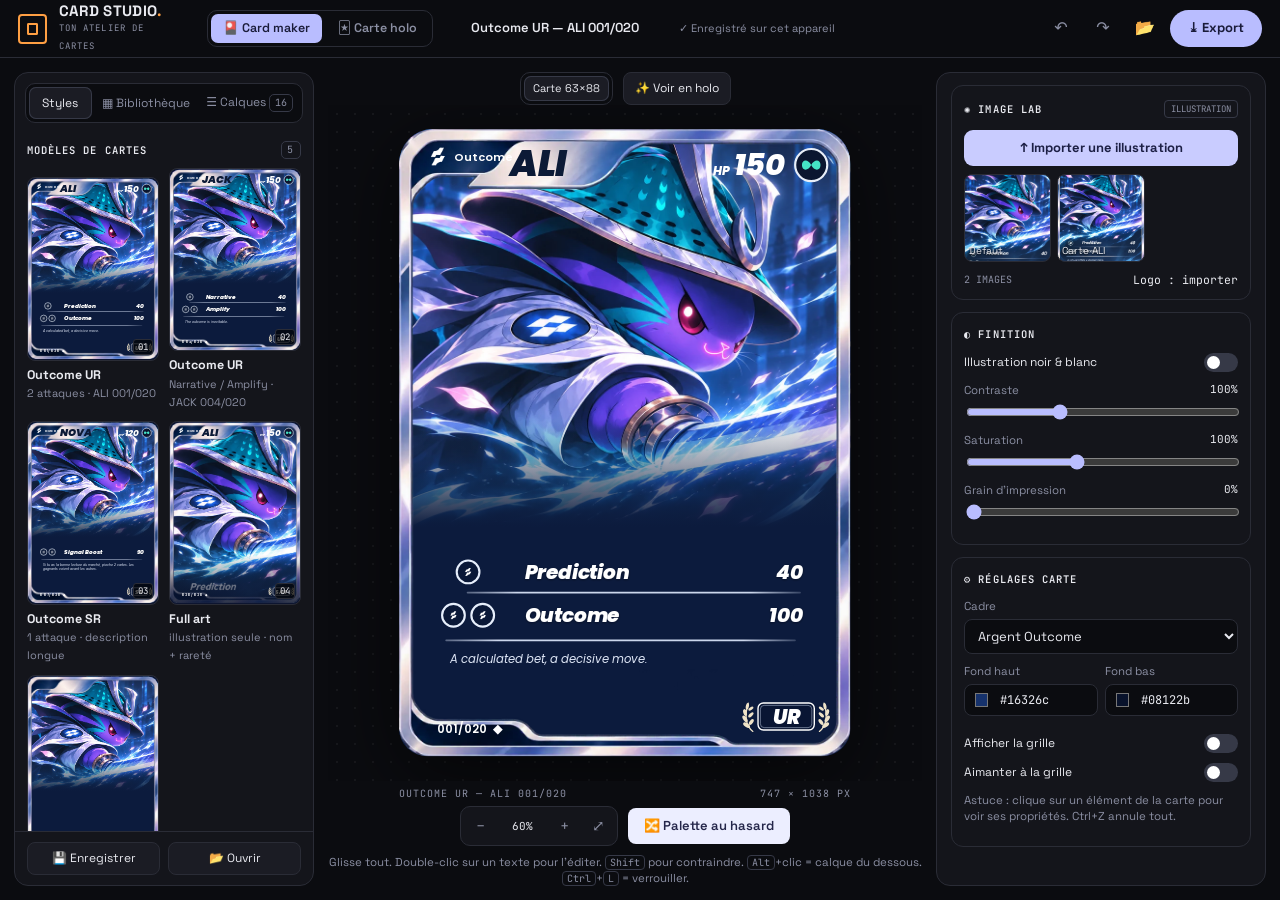
<file: index.html>
<!doctype html>
<html lang="fr">
<head>
  <meta charset="utf-8" />
  <meta name="viewport" content="width=device-width, initial-scale=1" />
  <title>Card maker — Card Studio</title>
  <meta name="description" content="Éditeur de cartes Outcome façon poster studio : calques, micrographics d'attaques, export PNG/SVG, aperçu holo." />
  <link rel="preconnect" href="https://fonts.googleapis.com" />
  <link rel="preconnect" href="https://fonts.gstatic.com" crossorigin />
  <link id="gfonts" href="https://fonts.googleapis.com/css2?family=Poppins:ital,wght@0,400;0,500;0,600;0,700;0,800;0,900;1,400;1,500;1,600;1,700;1,800;1,900&family=Anton&family=Bebas+Neue&family=Barlow+Condensed:ital,wght@0,500;0,700;0,800;0,900;1,700;1,800;1,900&family=Montserrat:ital,wght@0,500;0,700;0,800;0,900;1,700;1,800;1,900&family=Exo+2:ital,wght@0,500;0,700;0,800;0,900;1,700;1,800;1,900&family=Russo+One&family=Archivo+Black&family=Space+Grotesk:wght@400;500;600;700&family=JetBrains+Mono:wght@400;600;700&family=Noto+Sans+JP:wght@500;700;900&display=swap" rel="stylesheet" />
  <link rel="stylesheet" href="css/editor.css?v=1795590000" />
</head>
<body>
  <header class="topbar">
    <div class="brand">
      <span class="brand-mark" aria-hidden="true"></span>
      <div><b>CARD STUDIO<i>.</i></b><small>TON ATELIER DE CARTES</small></div>
      <nav class="site-nav" aria-label="Pages">
        <a class="on" href="index.html">🎴 Card maker</a>
        <a href="holo.html">🃏 Carte holo</a>
      </nav>
    </div>
    <div class="doc">
      <input id="docName" class="doc-name" value="Nouvelle carte" aria-label="Nom du projet" spellcheck="false" />
      <span id="saveState" class="save-state">✓ Enregistré sur cet appareil</span>
    </div>
    <div class="top-actions">
      <button class="icon-btn" id="undoBtn" title="Annuler (Ctrl+Z)" aria-label="Annuler">↶</button>
      <button class="icon-btn" id="redoBtn" title="Rétablir (Ctrl+Shift+Z)" aria-label="Rétablir">↷</button>
      <button class="icon-btn" id="openBtn" title="Ouvrir un projet (.card.json)" aria-label="Ouvrir">📂</button>
      <button class="primary-btn" id="exportBtn">⤓ Export</button>
    </div>
  </header>

  <main class="workspace">
    <!-- ================= GAUCHE ================= -->
    <aside class="panel left" aria-label="Bibliothèque">
      <nav class="seg tabs" role="tablist">
        <button role="tab" data-tab="styles" class="on">Styles</button>
        <button role="tab" data-tab="library">▦ Bibliothèque</button>
        <button role="tab" data-tab="layers">☰ Calques <span id="layerCount" class="pill">0</span></button>
      </nav>

      <section class="tabpane" data-pane="styles">
        <h3 class="sec">MODÈLES DE CARTES <span class="pill" id="tplCount">0</span></h3>
        <div class="tpl-grid" id="tplGrid"></div>
        <p class="hint">Chaque titre, illustration, couleur et micrographic est éditable.</p>
        <h3 class="sec">PALETTE <span class="pill">8</span></h3>
        <div class="seg small" id="palMode"><button data-m="solid" class="on">Uni</button><button data-m="grad">Dégradé</button></div>
        <div class="swatches" id="palette"></div>
        <p class="mono-note" id="palTarget">S'APPLIQUE AU FOND DE CARTE</p>
      </section>

      <section class="tabpane" data-pane="library" hidden>
        <h3 class="sec">AJOUTER SUR LA CARTE</h3>
        <div class="add-grid">
          <button data-add="text"><span>T</span>Texte</button>
          <button data-add="rect"><span>□</span>Forme</button>
          <button data-add="image"><span>🖼</span>Image</button>
          <button data-add="svg"><span>⟨/⟩</span>SVG</button>
        </div>
        <h3 class="sec">MICROGRAPHICS <span class="pill" id="mgCount">0</span></h3>
        <div class="chips" id="mgCats"></div>
        <div class="mg-grid" id="mgGrid"></div>
        <p class="hint">Clique pour ajouter. Les attaques, coûts et badges restent éditables.</p>
        <input type="file" id="svgFile" accept=".svg,image/svg+xml" hidden multiple />
        <input type="file" id="imgFile" accept="image/*" hidden />
      </section>

      <section class="tabpane" data-pane="layers" hidden>
        <h3 class="sec">TA COMPOSITION <span class="pill" id="layerCount2">0</span></h3>
        <ul class="layer-list" id="layerList"></ul>
        <p class="hint">Haut de liste = devant. Glisse pour réordonner, double-clic pour renommer.</p>
      </section>

      <div class="left-foot">
        <button class="ghost-btn" id="saveProjBtn">💾 Enregistrer</button>
        <button class="ghost-btn" id="openBtn2">📂 Ouvrir</button>
      </div>
    </aside>

    <!-- ================= CENTRE ================= -->
    <section class="center">
      <div class="center-top">
        <div class="seg small"><button class="on" title="Ratio de carte fixe 0.7197 (747 × 1038)">Carte 63×88</button></div>
        <button class="ghost-btn" id="holoBtn" title="Ouvrir la carte dans la visionneuse holo 3D">✨ Voir en holo</button>
      </div>
      <div class="stage" id="stage">
        <div class="canvas-wrap" id="canvasWrap">
          <svg id="cardSvg" xmlns="http://www.w3.org/2000/svg" xmlns:xlink="http://www.w3.org/1999/xlink" viewBox="0 0 747 1038" width="747" height="1038"></svg>
          <div class="overlay" id="overlay"></div>
        </div>
      </div>
      <div class="center-meta"><span id="metaName">CARTE</span><span>747 × 1038 PX</span></div>
      <div class="center-bottom">
        <div class="zoom">
          <button id="zoomOut" aria-label="Dézoomer">−</button>
          <span id="zoomVal">100%</span>
          <button id="zoomIn" aria-label="Zoomer">+</button>
          <button id="zoomFit" title="Ajuster à l'écran" aria-label="Ajuster">⤢</button>
        </div>
        <button class="soft-btn" id="shuffleBtn" title="Change la palette de la carte au hasard">🔀 Palette au hasard</button>
      </div>
      <p class="tip">Glisse tout. Double-clic sur un texte pour l'éditer. <kbd>Shift</kbd> pour contraindre. <kbd>Alt</kbd>+clic = calque du dessous. <kbd>Ctrl</kbd>+<kbd>L</kbd> = verrouiller.</p>
    </section>

    <!-- ================= DROITE ================= -->
    <aside class="panel right" aria-label="Propriétés">
      <div id="inspector"></div>
    </aside>
  </main>

  <!-- export -->
  <div class="modal" id="exportModal" hidden>
    <div class="modal-card">
      <button class="modal-x" data-close aria-label="Fermer">×</button>
      <h2>Prête à sortir.</h2>
      <p class="muted">Exporte ta carte ou garde un projet éditable.</p>
      <div class="row"><label for="expScale">Taille d'export</label>
        <select id="expScale"><option value="1">1×</option><option value="2" selected>2×</option><option value="3">3×</option><option value="4">4×</option></select>
        <span class="mono-note" id="expDims">1494 × 2076</span></div>
      <button class="exp-opt" id="expPng"><b>⬇ Télécharger PNG</b><small>Haute résolution · coins transparents</small></button>
      <button class="exp-opt" id="expSvg"><b>⟨/⟩ Télécharger SVG</b><small>Vectoriel · images et polices embarquées</small></button>
      <button class="exp-opt" id="expProj"><b>💾 Enregistrer le projet</b><small>Tous les calques, images et SVG perso (.card.json)</small></button>
      <button class="exp-opt" id="expHolo"><b>✨ Voir en holo 3D</b><small>Envoie le rendu dans la visionneuse holo</small></button>
      <p class="mono-note" id="expMsg"></p>
    </div>
  </div>
  <input type="file" id="projFile" accept=".json,application/json" hidden />
  <div class="toast" id="toast" hidden></div>

  <script src="js/editor-data.js?v=1795590000"></script>
  <script src="js/editor.js?v=1795590000"></script>
</body>
</html>
</file>
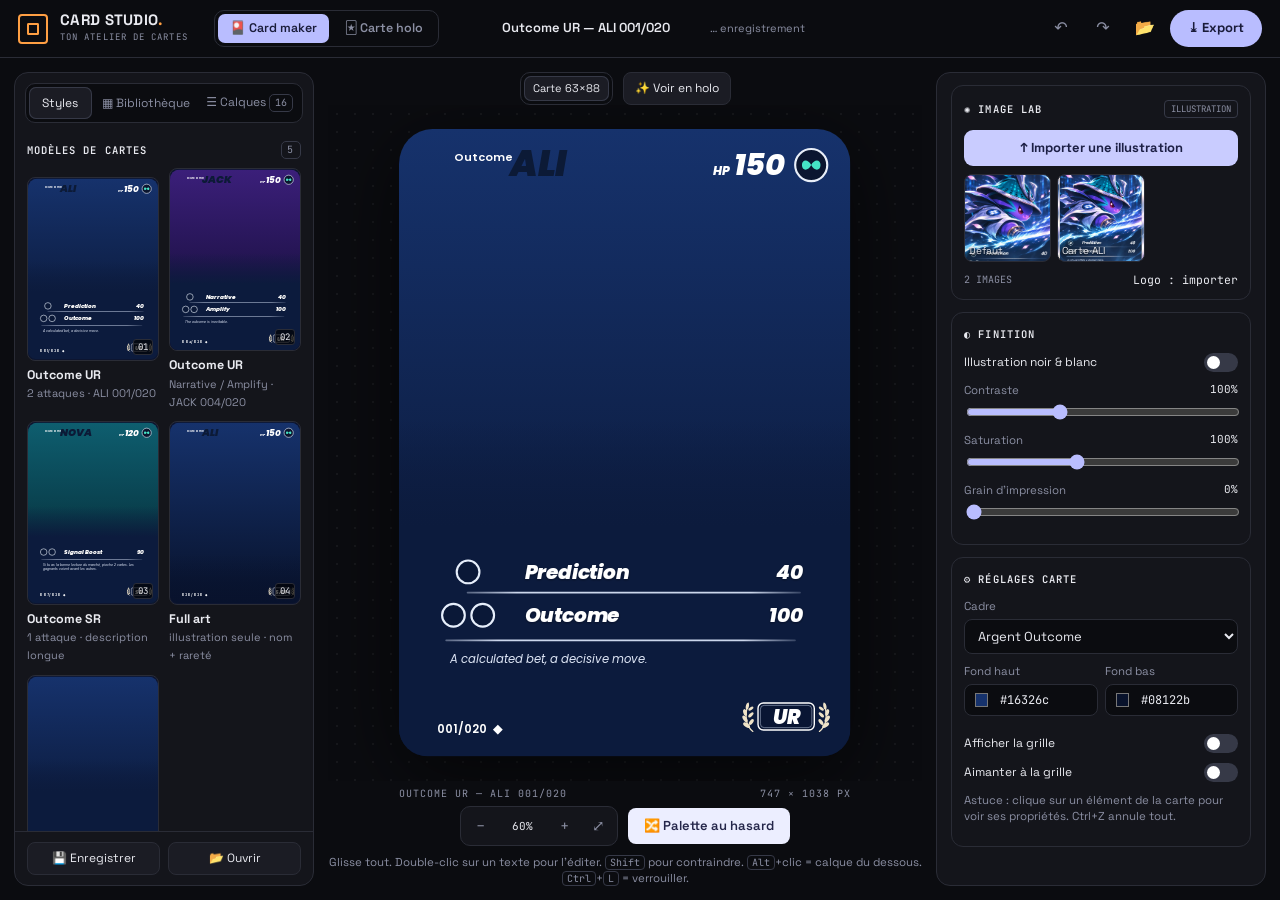
<file: editor.html>
<!doctype html>
<html lang="fr"><head><meta charset="utf-8" /><title>Card maker</title>
<meta http-equiv="refresh" content="0; url=index.html" /><link rel="canonical" href="index.html" />
</head><body><p>Le Card maker est maintenant sur la page d'accueil : <a href="index.html">ouvrir</a>.</p></body></html>
</file>
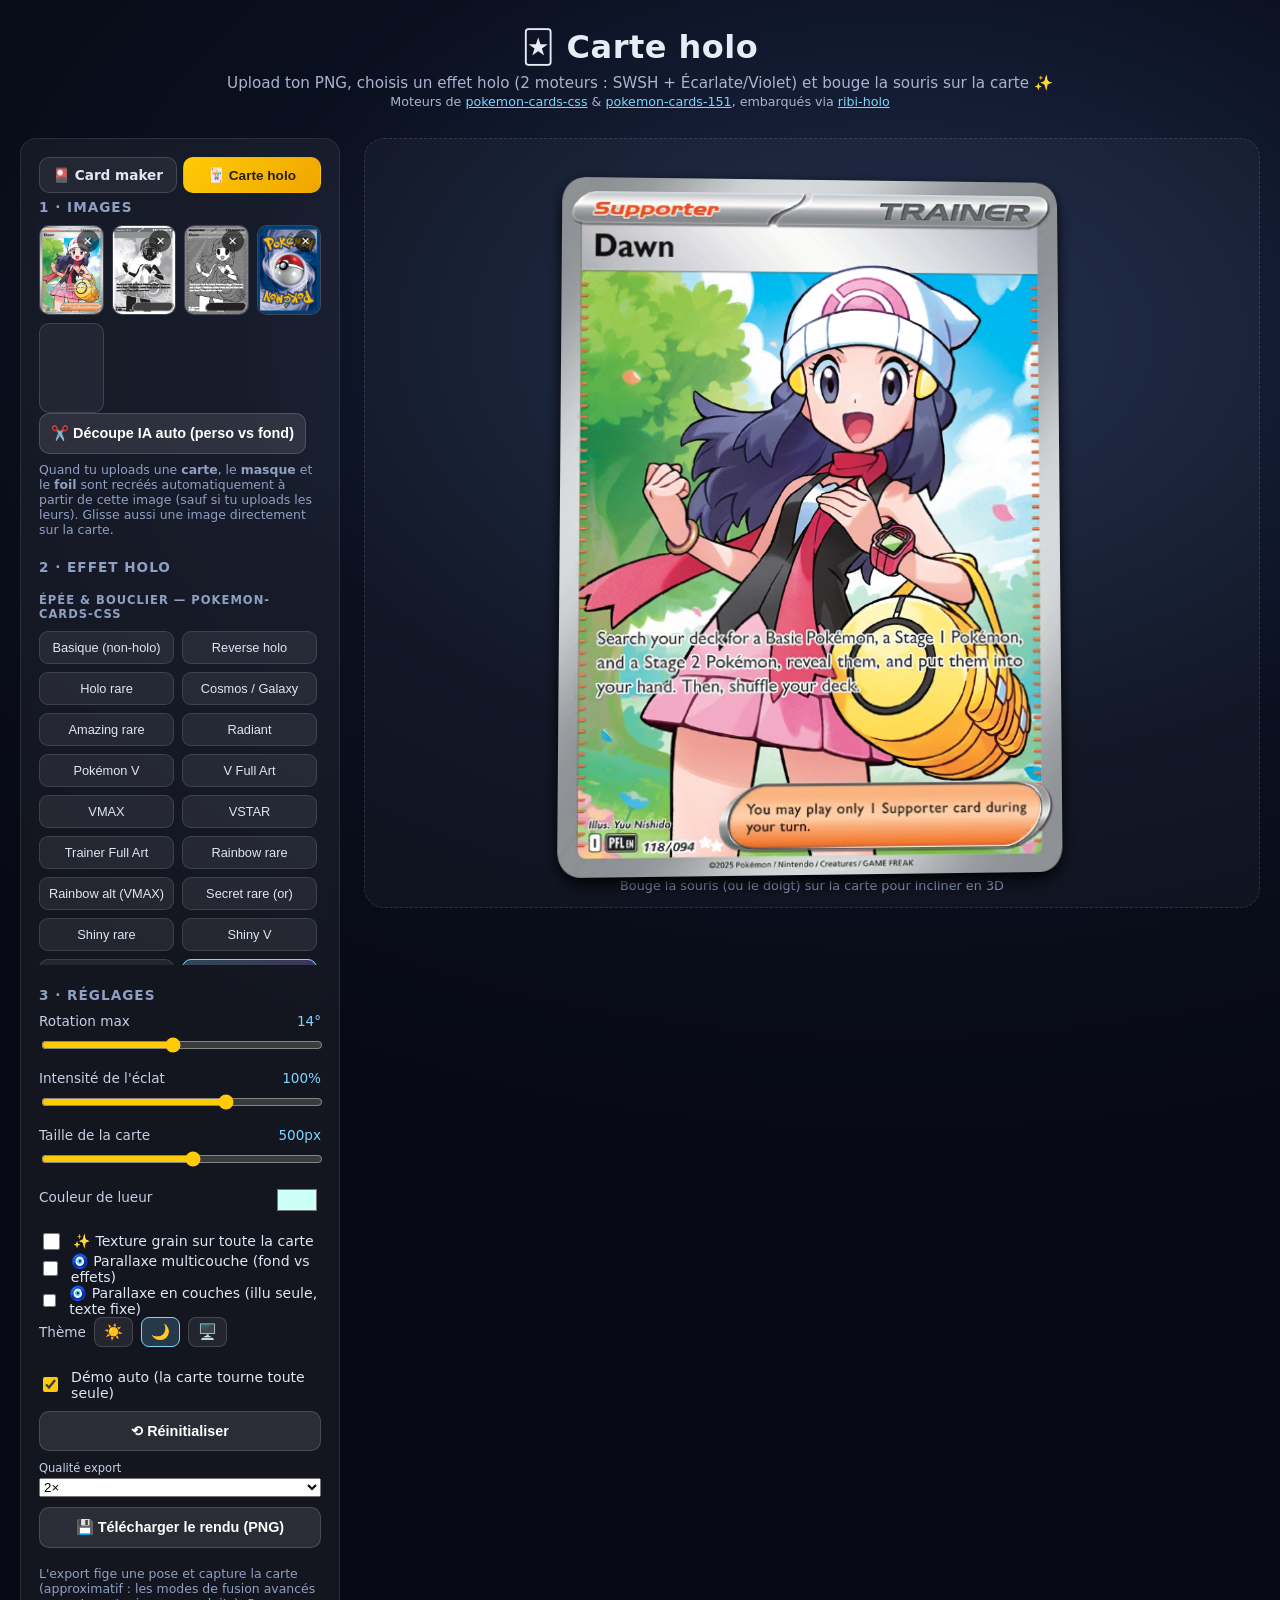
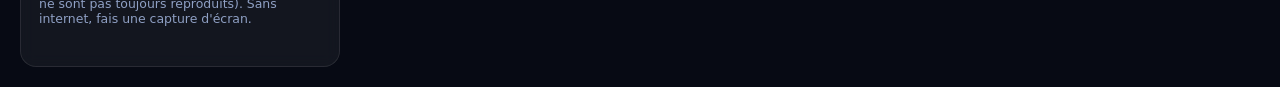
<file: holo.html>
<!DOCTYPE html>
<html lang="fr" data-scheme="dark">
<head>
  <meta charset="UTF-8" />
  <meta name="viewport" content="width=device-width, initial-scale=1.0" />
  <title>Carte holo — Card Studio</title>
  <meta name="description" content="Card_Studio : crée des cartes holo personnalisées (upload PNG, 30+ effets, tilt 3D, studio card maker) — 100% client, GitHub Pages." />
  <link rel="preconnect" href="https://fonts.googleapis.com" />
  <link rel="preconnect" href="https://fonts.gstatic.com" crossorigin />
  <link href="https://fonts.googleapis.com/css2?family=Barlow+Condensed:wght@500;600;700;800&family=Barlow:wght@400;600;700&family=Poppins:ital,wght@0,500;0,600;0,700;1,400;1,700;1,800;1,900&display=swap" rel="stylesheet" />
  <link rel="stylesheet" href="css/cards.css?v=1795590000" />
  <link rel="stylesheet" href="css/ui.css?v=1795590000" />
</head>
<body class="no-studio">
  <header>
    <h1>🃏 Carte holo</h1>
    <p class="subtitle">
      Upload ton PNG, choisis un effet holo (2 moteurs : SWSH + Écarlate/Violet) et bouge la souris sur la carte ✨
      <br /><small>Moteurs de <a href="https://github.com/simeydotme/pokemon-cards-css">pokemon-cards-css</a> &amp; <a href="https://github.com/simeydotme/pokemon-cards-151">pokemon-cards-151</a>, embarqués via <a href="https://github.com/fyk0620/ribi-holo">ribi-holo</a></small>
    </p>
  </header>

  <main>
    <aside class="panel">
      <nav class="tabs site-tabs">
        <a class="tab" href="index.html">🎴 Card maker</a>
        <button type="button" class="tab active" data-tab="card">🃏 Carte holo</button>
        <button type="button" class="tab" data-tab="studio" hidden>Studio</button>
      </nav>
      <div class="pane" id="pane-card">
      <section class="block">
        <h2>1 · Images</h2>
        <div class="slots">
          <div class="slot" data-slot="card">
            <img alt="Carte" />
            <div class="slot__drop">📤 Carte<br /><small>clic ou glisse un PNG</small></div>
            <input type="file" accept="image/*" hidden />
            <button type="button" class="slot__clear" title="Remettre la carte par défaut" aria-label="Remettre la carte par défaut">✕</button>
          </div>
          <div class="slot" data-slot="mask">
            <img alt="Masque" />
            <div class="slot__drop">🎭 Masque<br /><small>optionnel</small></div>
            <input type="file" accept="image/*" hidden />
            <button type="button" class="slot__clear" title="Masque par défaut (plein cadre)" aria-label="Masque par défaut (plein cadre)">✕</button>
          </div>
          <div class="slot" data-slot="foil">
            <img alt="Foil" />
            <div class="slot__drop">✨ Foil<br /><small>optionnel</small></div>
            <input type="file" accept="image/*" hidden />
            <button type="button" class="slot__clear" title="Foil par défaut" aria-label="Foil par défaut">✕</button>
          </div>
          <div class="slot" data-slot="back">
            <img alt="Dos" />
            <div class="slot__drop">🂠 Dos<br /><small>optionnel</small></div>
            <input type="file" accept="image/*" hidden />
            <button type="button" class="slot__clear" title="Dos par défaut" aria-label="Dos par défaut">✕</button>
          </div>
          <div class="slot" data-slot="fg">
            <img alt="Couche avant" />
            <div class="slot__drop">🎭 Perso<br /><small>PNG transparent</small></div>
            <input type="file" accept="image/*" hidden />
            <button type="button" class="slot__clear" title="Retirer la couche avant" aria-label="Retirer la couche avant">✕</button>
          </div>
        </div>
        <button id="cutBtn" class="btn secondary">✂️ Découpe IA auto (perso vs fond)</button>
        <p class="hint">Quand tu uploads une <strong>carte</strong>, le <strong>masque</strong> et le <strong>foil</strong> sont recréés automatiquement à partir de cette image (sauf si tu uploads les leurs). Glisse aussi une image directement sur la carte.</p>
        <p class="hint" id="fileName"></p>
      </section>

      <section class="block">
        <h2>2 · Effet holo</h2>
        <div class="effects" id="effects"></div>
      </section>

      <section class="block">
        <h2>3 · Réglages</h2>
        <label class="slider">
          <span>Rotation max <output id="rotOut">14°</output></span>
          <input type="range" id="rotMax" min="0" max="30" step="0.5" value="14" />
        </label>
        <label class="slider">
          <span>Intensité de l'éclat <output id="glareOut">100%</output></span>
          <input type="range" id="glare" min="0" max="1.5" step="0.05" value="1" />
        </label>
        <label class="slider">
          <span>Taille de la carte <output id="sizeOut">500px</output></span>
          <input type="range" id="cardSize" min="240" max="720" step="10" value="500" />
        </label>
        <label class="slider color-row">
          <span>Couleur de lueur</span>
          <input type="color" id="glowColor" value="#ccfff5" />
        </label>
        <label class="auto-row">
          <input type="checkbox" id="texture" />
          <span>✨ Texture grain sur toute la carte</span>
        </label>
        <label class="auto-row">
          <input type="checkbox" id="parallax" />
          <span>🧿 Parallaxe multicouche (fond vs effets)</span>
        </label>
        <label class="auto-row">
          <input type="checkbox" id="parallaxLayers" />
          <span>🧿 Parallaxe en couches (illu seule, texte fixe)</span>
        </label>
        <div class="theme">
          <span>Thème</span>
          <button type="button" data-theme="light" aria-label="Thème clair">☀️</button>
          <button type="button" data-theme="dark" aria-pressed="true" aria-label="Thème sombre">🌙</button>
          <button type="button" data-theme="system" aria-label="Thème système">🖥️</button>
        </div>
      </section>

      </div>
      <div class="pane" id="pane-studio" hidden>
      <section class="block">
        <h2>🛠️ Studio (card maker)</h2>
        <label class="auto-row">
          <input type="checkbox" id="studioBox" />
          <span>Mode studio — template éditable</span>
        </label>
        <label class="auto-row">
          <input type="checkbox" id="stTplOutcome" checked />
          <span>🎴 Gabarit Outcome (comme ALI / JACK) — il suffit d'uploader l'illustration</span>
        </label>
        <label class="auto-row" style="gap:8px">
          <span>◉ Rond d'icône (calque séparé)</span>
          <select id="stHpIcoIn" aria-label="Icône du rond">
            <option value="inf">∞ turquoise</option><option value="logo">Logo</option><option value="bolt">⚡</option><option value="heart">♥</option><option value="star">★</option><option value="custom">🖼 Mon image…</option><option value="none">Rond vide</option>
          </select>
          <input type="file" id="stHpIcoFile" accept="image/*" hidden />
        </label>
        <div id="stHpIcoCrop" class="auto-row" style="flex-wrap:wrap;gap:6px 10px" hidden>
          <span style="width:100%">✂ Recadrer l'image du rond (ou molette sur le rond / glisser avec Alt)</span>
          <label>Zoom <input type="range" id="stHpIcoZ" min="0.4" max="4" step="0.01" value="1" /></label>
          <label>↔ <input type="range" id="stHpIcoX" min="-60" max="60" step="0.5" value="0" /></label>
          <label>↕ <input type="range" id="stHpIcoY" min="-60" max="60" step="0.5" value="0" /></label>
          <button type="button" class="btn" id="stHpIcoReset">Recentrer</button>
        </div>
        <label class="auto-row">
          <input type="checkbox" id="showZones" />
          <span>🗺️ Contours des zones (voir chaque couche)</span>
        </label>
        <label class="auto-row">
          <input type="checkbox" id="editMode" />
          <span>✏️ Mode édition — déplacer / redimensionner les zones sur la carte</span>
        </label>
        <label class="slider">
          <span>Taille du texte : <b id="stScaleVal">100%</b></span>
          <input type="range" id="stScaleIn" min="50" max="200" value="100" />
        </label>
        <button type="button" id="addZoneBtn" class="btn">➕ Ajouter une zone texte</button>
        <div class="btn-row">
          <button type="button" id="undoBtn" class="btn" title="Ctrl+Z">↩️ Annuler</button>
          <button type="button" id="redoBtn" class="btn" title="Ctrl+Shift+Z / Ctrl+Y / Ctrl+V">↪️ Rétablir</button>
        </div>
        <p class="hint" id="studioHint">🖱️ Mode studio : clique une zone pour la sélectionner.</p>
        <label class="auto-row">
          <input type="checkbox" id="holoPreview" />
          <span>✨ Aperçu effet holo par-dessus le template</span>
        </label>
        <div class="btn-row">
          <button type="button" id="saveProjBtn" class="btn" title="Ctrl+S — télécharge le projet complet (.json avec images incluses)">💾 Projet</button>
          <button type="button" id="openProjBtn" class="btn" title="Ouvrir un fichier projet .json">📂 Ouvrir…</button>
          <input type="file" id="openProjFile" accept=".json,application/json" hidden />
        </div>
        <p class="hint" id="sessionHint" hidden>↩️ Une session studio est enregistrée localement — <button type="button" id="resumeBtn" class="btn small">Reprendre</button> <button type="button" id="discardSessionBtn" class="btn small">Ignorer</button></p>
        <details class="grp"><summary>🔤 Tailles &amp; couleurs par texte</summary>
        <div class="fields" id="textStyles"></div>
        </details>
        <details class="grp" open><summary>🎯 Sélection — clique une zone sur la carte</summary>
        <div class="inspector" id="inspector" hidden>
          <h3>🎯 Sélection : <span id="inspName">—</span></h3>
          <div class="fields">
            <label class="field" id="inspTextRow" hidden><span>Texte</span><input type="text" id="inspText" /></label>
            <label class="slider"><span>X <b id="inspXv">0%</b></span><input type="range" id="inspX" min="-20" max="120" step="0.1" /></label>
            <label class="slider"><span>Y <b id="inspYv">0%</b></span><input type="range" id="inspY" min="-20" max="120" step="0.1" /></label>
            <label class="slider"><span>Largeur <b id="inspWv">0%</b></span><input type="range" id="inspW" min="2" max="130" step="0.1" /></label>
            <label class="slider"><span>Hauteur <b id="inspHv">0%</b></span><input type="range" id="inspH" min="2" max="130" step="0.1" /></label>
            <label class="slider" id="inspSizeRow" hidden><span>Taille texte <b id="inspSizeV">100%</b></span><input type="range" id="inspSize" min="50" max="200" /></label>
            <label class="slider color-row" id="inspColorRow" hidden><span>Couleur</span><input type="color" id="inspColor" /></label>
            <div class="align-row" id="inspAlign">
              <button type="button" data-align="left" title="Aligner à gauche (carte)">⇤</button>
              <button type="button" data-align="centerX" title="Centrer horizontalement">↔</button>
              <button type="button" data-align="right" title="Aligner à droite (carte)">⇥</button>
              <button type="button" data-align="top" title="Aligner en haut (carte)">⤒</button>
              <button type="button" data-align="middleY" title="Centrer verticalement">↕</button>
              <button type="button" data-align="bottom" title="Aligner en bas (carte)">⤓</button>
              <button type="button" id="inspReset" title="Réinitialiser position/taille de la zone">↺</button>
            </div>
            <button type="button" id="inspImg" class="btn" hidden>🖼 Insérer / remplacer l'image…</button>
            <button type="button" id="inspDel" class="btn" hidden>🗑 Supprimer la zone</button>
          </div>
        </div>
        </details>
        <details class="grp" open><summary>📝 Textes de la carte</summary>
        <div class="fields">
          <label class="field"><span>Nom</span><input type="text" id="stNameIn" value="ALI" /></label>
          <label class="field"><span>Marque (haut gauche)</span><input type="text" id="stBrandIn" value="Outcome" /></label>
          <label class="field"><span>HP</span><input type="text" id="stHpIn" value="150" /></label>
          <label class="field wide"><span>⚔ Nombre d'attaques</span><select id="stAtkCountIn"><option value="1">1 attaque</option><option value="2" selected>2 attaques</option><option value="3">3 attaques</option></select></label>
          <label class="field"><span>Attaque 1</span><input type="text" id="stAtk1In" value="Prediction" /></label>
          <label class="field"><span>Dégâts 1</span><input type="text" id="stDmg1In" value="40" /></label>
          <label class="field"><span>Attaque 2</span><input type="text" id="stAtk2In" value="Outcome" /></label>
          <label class="field"><span>Dégâts 2</span><input type="text" id="stDmg2In" value="100" /></label>
          <label class="field"><span>Coût énergie 1</span><input type="number" id="stCost1In" value="1" min="0" max="5" /></label>
          <label class="field"><span>Coût énergie 2</span><input type="number" id="stCost2In" value="2" min="0" max="5" /></label>
          <label class="field"><span>Icône attaque 1</span><select id="stIcon1In"><option value="logo">Logo (blanc)</option><option value="logoc">Logo (couleurs)</option><option value="img">🖼 Mon image…</option><option>⚡</option><option>♥</option><option>🎲</option><option>⭐</option><option>🪙</option><option>◆</option><option>∞</option><option>●</option></select></label>
          <label class="field"><span>Icône attaque 2</span><select id="stIcon2In"><option value="logo">Logo (blanc)</option><option value="logoc">Logo (couleurs)</option><option value="img">🖼 Mon image…</option><option>⚡</option><option>♥</option><option>🎲</option><option>⭐</option><option>🪙</option><option>◆</option><option>∞</option><option>●</option></select></label>
          <label class="field atk3-f"><span>Attaque 3</span><input type="text" id="stAtk3In" value="Amplify" /></label>
          <label class="field atk3-f"><span>Dégâts 3</span><input type="text" id="stDmg3In" value="150" /></label>
          <label class="field atk3-f"><span>Coût énergie 3</span><input type="number" id="stCost3In" value="3" min="0" max="5" /></label>
          <label class="field atk3-f"><span>Icône attaque 3</span><select id="stIcon3In"><option value="logo">Logo (blanc)</option><option value="logoc">Logo (couleurs)</option><option value="img">🖼 Mon image…</option><option>⚡</option><option>♥</option><option>🎲</option><option>⭐</option><option>🪙</option><option>◆</option><option>∞</option><option>●</option></select></label>
          <input type="file" id="stGlyphFile" accept="image/*" hidden />
          <label class="field wide"><span>Description</span><input type="text" id="stDescIn" value="A calculated bet, a decisive move." /></label>
          <label class="field"><span>Numéro</span><input type="text" id="stNumIn" value="001/020" /></label>
          <label class="field"><span>Rareté</span><input type="text" id="stRarIn" value="UR" /></label>
          <label class="field"><span>Faiblesse</span><input type="text" id="stWeakIn" value="×2" /></label>
          <label class="field"><span>Résistance</span><input type="text" id="stResIn" value="−30" /></label>
          <label class="field"><span>Retraite</span><input type="text" id="stRetIn" value="★" /></label>
        </div>
        </details>
        <details class="grp"><summary>🎨 Couleurs, fond &amp; images</summary>
        <label class="slider color-row">
          <span>Cadre (argent)</span>
          <input type="color" id="stFrameIn" value="#eceaf2" />
        </label>
        <label class="slider color-row">
          <span>Bannière haut (optionnel)</span>
          <input type="color" id="stHeadIn" value="#ffffff" />
        </label>
        <label class="slider color-row">
          <span>Texte bannière</span>
          <input type="color" id="stHeadTextIn" value="#ffffff" />
        </label>
        <label class="slider color-row">
          <span>Texte attaques/pied</span>
          <input type="color" id="stTextIn" value="#ffffff" />
        </label>
        <label class="field">
          <span>Logo (haut droite)</span>
          <input type="file" id="stLogoFile" accept="image/*" />
        </label>
        <label class="slider color-row">
          <span>🎨 Couleur du fond (si pas d'image)</span>
          <input type="color" id="stBgColor" value="#2f6fd0" />
        </label>
        <div class="swatches" id="bgSwatches">
          <button type="button" data-c="#2f6fd0" style="background:#2f6fd0" title="Classique (bleu)" aria-label="Fond bleu classique"></button>
          <button type="button" data-c="#78c850" style="background:#78c850" title="Plante" aria-label="Fond plante"></button>
          <button type="button" data-c="#f08030" style="background:#f08030" title="Feu" aria-label="Fond feu"></button>
          <button type="button" data-c="#6890f0" style="background:#6890f0" title="Eau" aria-label="Fond eau"></button>
          <button type="button" data-c="#f8d030" style="background:#f8d030" title="Électrik" aria-label="Fond électrik"></button>
          <button type="button" data-c="#f85888" style="background:#f85888" title="Psy" aria-label="Fond psy"></button>
          <button type="button" data-c="#c03028" style="background:#c03028" title="Combat" aria-label="Fond combat"></button>
          <button type="button" data-c="#705848" style="background:#705848" title="Ténèbres" aria-label="Fond ténèbres"></button>
          <button type="button" data-c="#b8b8d0" style="background:#b8b8d0" title="Métal" aria-label="Fond métal"></button>
          <button type="button" data-c="#7038f8" style="background:#7038f8" title="Dragon" aria-label="Fond dragon"></button>
          <button type="button" data-c="#ee99ac" style="background:#ee99ac" title="Fée" aria-label="Fond fée"></button>
        </div>
        <label class="field wide">
          <span>🖼 Fond de carte (PNG pleine carte)</span>
          <input type="file" id="stBgFile" accept="image/*" />
        </label>
        <label class="slider color-row">
          <span>🎨 Teinte du motif de fond</span>
          <input type="color" id="stFondColor" value="#ffffff" />
        </label>
        <label class="slider">
          <span>Motif de fond : <b id="stFondOpVal">100%</b></span>
          <input type="range" id="stFondOp" min="0" max="100" value="100" />
        </label>
        <label class="field wide">
          <span>🎨 Illustration (PNG, fenêtre d'art)</span>
          <input type="file" id="stArtFile" accept="image/*" />
        <label class="field wide">
          <span>🖼 Cadrage de l'illustration</span>
          <select id="stArtFit">
            <option value="cover" selected>Remplir la fenêtre (rogner les bords)</option>
            <option value="contain">Tout voir (image entière)</option>
          </select>
        </label>
        <label class="slider">
          <span>Zoom illustration : <b id="stArtZoomVal">100%</b></span>
          <input type="range" id="stArtZoom" min="50" max="300" value="100" />
        </label>
        <label class="slider">
          <span>Position X : <b id="stArtPosXVal">50%</b></span>
          <input type="range" id="stArtPosX" min="0" max="100" value="50" />
        </label>
        <label class="slider">
          <span>Position Y : <b id="stArtPosYVal">50%</b></span>
          <input type="range" id="stArtPosY" min="0" max="100" value="50" />
        </label>
        </label>
        <p class="hint">Fond = PNG pleine carte (remplace la carte de base) · Illustration = PNG affiché dans la fenêtre d'art (coins arrondis auto) · les effets holo s'appliquent par-dessus le template.</p>
        </details>
      </section>

      </div>
      <section class="block actions">
        <label class="auto-row">
          <input type="checkbox" id="auto" checked />
          <span>Démo auto (la carte tourne toute seule)</span>
        </label>
        <button id="resetBtn" class="btn secondary">⟲ Réinitialiser</button>
        <label class="field"><span>Qualité export</span>
          <select id="exportScale"><option value="1">1× (rapide)</option><option value="2" selected>2×</option><option value="3">3× (qualité max)</option></select>
        </label>
        <button id="exportBtn" class="btn secondary">💾 Télécharger le rendu (PNG)</button>
        <p class="hint">L'export fige une pose et capture la carte (approximatif : les modes de fusion avancés ne sont pas toujours reproduits). Sans internet, fais une capture d'écran.</p>
      </section>
    </aside>

    <section class="stage" id="stage">
      <div class="card interactive masked" id="card"
           data-rarity="rare holo" data-supertype="pokémon" data-subtypes="basic"
           data-set="" data-number="" data-trainer-gallery="true">
        <div class="card__translater">
          <div class="card__rotator" id="rotator">
            <div class="card__back" id="cardBack">
              <img id="cardBackImg" src="img/card_back.webp" width="660" height="921" alt="Dos de la carte" draggable="false" />
              <div class="card__shine"></div>
              <div class="card__glitter"></div>
              <div class="card__glare"></div>
              <div class="card__glare2"></div>
              <div class="card__texture"></div>
            </div>
            <div class="card__front" id="front">
              <img id="cardImg" src="img/card.webp" width="660" height="921" alt="Carte" draggable="false" />
              <div class="card__layer-bg"></div>
              <div class="card__layer-fg"></div>
              <div class="st" aria-hidden="true">
                <div class="st-bg"></div>
                <div class="st-art"></div>
                <div class="st-fond"></div>
                <div class="st-pill"></div>
                <div class="st-frame"></div>
                <div class="st-head"></div>
                <span class="st-brand" id="stBrand"></span>
                <span class="st-name" id="stName"></span>
                <div class="st-hp"><span id="stHp"></span></div>
                <div class="st-hpico" aria-hidden="true"></div>
                <div class="st-logo"></div>
                <div class="st-body">
                  <div class="st-atk" id="stAtkRow1"><div class="st-cost" id="stCost1"></div><span class="st-atk-name" id="stAtk1"></span><span class="st-atk-dmg" id="stDmg1"></span></div>
                  <div class="st-atk" id="stAtkRow2"><div class="st-cost" id="stCost2"></div><span class="st-atk-name" id="stAtk2"></span><span class="st-atk-dmg" id="stDmg2"></span></div>
                  <div class="st-atk" id="stAtkRow3"><div class="st-cost" id="stCost3"></div><span class="st-atk-name" id="stAtk3"></span><span class="st-atk-dmg" id="stDmg3"></span></div>
                  <p class="st-desc" id="stDesc"></p>
                </div>
                <div class="st-typebar"><span id="stWeak"></span><span id="stRes"></span><span id="stRet"></span></div>
                <div class="st-foot"><span id="stNum"></span><span id="stRar"></span></div>
              </div>
              <div class="card__shine"></div>
              <div class="card__glitter"></div>
              <div class="card__glare"></div>
              <div class="card__glare2"></div>
              <div class="card__texture"></div>
            </div>
          </div>
        </div>
      </div>
      <div class="drop-overlay" id="dropOverlay">Dépose ton image ici 📥</div>
      <p class="stage-hint">Bouge la souris (ou le doigt) sur la carte pour incliner en 3D</p>
    </section>

    <aside class="layers" id="layersPanel" hidden>
      <h3>🧅 Calques</h3>
      <div class="layers-list" id="layersList"></div>
      <p class="hint">👁 show/hide · clic = sélectionner · tirer la ligne = réordonner · déposer une image sur une ligne = l’assigner (Fond→fond, Art→illustration, Logo→logo)</p>
    </aside>
  </main>

  <div class="veil" id="veil" hidden></div>
  <script src="js/app.js?v=1795590000"></script>
</body>
</html>
</file>
<file: css/editor.css>
/* Card Studio — éditeur de cartes façon "poster studio" (UI sombre, accent lavande) */
:root {
  --bg: #0b0c10;
  --panel: #14151b;
  --panel2: #1b1c24;
  --line: #2a2c36;
  --line2: #363947;
  --text: #e9eaf0;
  --muted: #8b8fa3;
  --accent: #b9bdff;
  --accent-ink: #1a1c3a;
  --sel: #8f95ff;
  --orange: #ff9f43;
  --mono: "JetBrains Mono", ui-monospace, monospace;
  --ui: "Space Grotesk", "Segoe UI", system-ui, sans-serif;
}
* { box-sizing: border-box; }
html, body { height: 100%; margin: 0; }
body {
  background: var(--bg);
  color: var(--text);
  font: 13px/1.4 var(--ui);
  overflow: hidden;
}
button, input, select, textarea { font: inherit; color: inherit; }
button { cursor: pointer; }
[hidden] { display: none !important; }

/* ---------- barre du haut ---------- */
.topbar {
  height: 58px;
  display: grid;
  grid-template-columns: 1fr auto 1fr;
  gap: 12px;
  align-items: center;
  padding: 0 18px;
  border-bottom: 1px solid var(--line);
}
.brand { display: flex; gap: 12px; align-items: center; }
.site-nav { display: flex; gap: 4px; margin-left: 14px; background: var(--bg); border: 1px solid var(--line); border-radius: 10px; padding: 3px; }
.site-nav a { padding: 6px 12px; border-radius: 7px; color: var(--muted); text-decoration: none; font-size: 12.5px; font-weight: 600; white-space: nowrap; }
.site-nav a.on { background: var(--accent); color: var(--accent-ink); }
.site-nav a:not(.on):hover { color: var(--text); background: var(--panel2); }
.brand-mark {
  width: 30px; height: 30px; border: 2px solid var(--orange); border-radius: 4px; position: relative;
}
.brand-mark::after { content: ""; position: absolute; inset: 7px; border: 2px dashed var(--orange); border-radius: 2px; }
.brand b { font: 800 15px/1 var(--ui); letter-spacing: 0.02em; display: block; }
.brand b i { color: var(--orange); font-style: normal; }
.brand small { font: 9px var(--mono); color: var(--muted); letter-spacing: 0.12em; }
.doc { display: flex; gap: 14px; align-items: center; }
.doc-name { background: transparent; border: 1px solid transparent; border-radius: 6px; padding: 4px 8px; text-align: center; font-weight: 600; width: 220px; }
.doc-name:hover, .doc-name:focus { border-color: var(--line2); outline: none; }
.save-state { font-size: 11px; color: var(--muted); white-space: nowrap; }
.top-actions { display: flex; gap: 8px; justify-content: flex-end; align-items: center; }
.icon-btn { width: 34px; height: 34px; border-radius: 8px; background: transparent; border: 1px solid transparent; font-size: 16px; color: var(--muted); }
.icon-btn:hover { background: var(--panel2); color: var(--text); }
.primary-btn { background: var(--accent); color: var(--accent-ink); border: 0; border-radius: 999px; padding: 9px 18px; font-weight: 700; }
.primary-btn:hover { filter: brightness(1.07); }
.ghost-btn { background: var(--panel2); border: 1px solid var(--line); border-radius: 8px; padding: 7px 11px; text-decoration: none; color: var(--text); font-size: 12px; white-space: nowrap; }
.ghost-btn:hover { border-color: var(--line2); }
.soft-btn { background: #eceeff; color: #24264a; border: 0; border-radius: 8px; padding: 9px 16px; font-weight: 600; }

/* ---------- espace de travail ---------- */
.workspace {
  height: calc(100% - 58px);
  display: grid;
  grid-template-columns: 300px 1fr 330px;
  gap: 14px;
  padding: 14px;
}
.panel {
  background: var(--panel);
  border: 1px solid var(--line);
  border-radius: 14px;
  min-height: 0;
  display: flex;
  flex-direction: column;
  overflow: hidden;
}
.panel.right { overflow-y: auto; }
.seg { display: flex; gap: 4px; background: var(--bg); border: 1px solid var(--line); border-radius: 10px; padding: 3px; }
.seg button { flex: 1; background: transparent; border: 0; border-radius: 7px; padding: 7px 6px; color: var(--muted); font-size: 12px; white-space: nowrap; }
.seg button.on { background: var(--panel2); color: var(--text); box-shadow: inset 0 0 0 1px var(--line2); }
.seg.small button { padding: 5px 9px; font-size: 11px; }
.tabs { margin: 10px 10px 0; }
.pill { display: inline-block; min-width: 20px; padding: 0 5px; border: 1px solid var(--line2); border-radius: 5px; font: 10px/16px var(--mono); color: var(--muted); text-align: center; }
.tabpane { flex: 1; min-height: 0; overflow-y: auto; padding: 4px 12px 12px; }
.sec { display: flex; justify-content: space-between; align-items: center; font: 600 10.5px var(--mono); letter-spacing: 0.1em; color: var(--text); margin: 14px 0 9px; }
.hint { color: var(--muted); font-size: 11.5px; margin: 10px 0; }
.mono-note { font: 10px var(--mono); color: var(--muted); letter-spacing: 0.08em; margin: 8px 0 0; }
.left-foot { display: flex; gap: 8px; padding: 10px 12px; border-top: 1px solid var(--line); }
.left-foot .ghost-btn { flex: 1; }

/* modèles */
.tpl-grid { display: grid; grid-template-columns: 1fr 1fr; gap: 10px; }
.tpl { background: transparent; border: 0; padding: 0; text-align: left; }
.tpl .thumb { border-radius: 8px; overflow: hidden; border: 1px solid var(--line); background: #0d1530; aspect-ratio: 0.7197; position: relative; }
.tpl .thumb svg { width: 100%; height: 100%; display: block; }
.tpl .num { position: absolute; right: 5px; bottom: 5px; font: 9px var(--mono); background: #000a; padding: 1px 4px; border-radius: 3px; }
.tpl b { display: block; margin-top: 6px; font-size: 12.5px; }
.tpl small { color: var(--muted); font-size: 11px; }
.tpl:hover .thumb { border-color: var(--accent); }

.swatches { display: grid; grid-template-columns: repeat(8, 1fr); gap: 6px; margin-top: 10px; }
.swatches button { aspect-ratio: 1; border-radius: 6px; border: 1px solid var(--line2); }
.swatches button:hover { transform: scale(1.08); }

/* bibliothèque */
.add-grid { display: grid; grid-template-columns: repeat(4, 1fr); gap: 6px; }
.add-grid button { background: var(--panel2); border: 1px solid var(--line); border-radius: 9px; padding: 10px 2px 7px; font-size: 11px; display: flex; flex-direction: column; align-items: center; gap: 4px; }
.add-grid button span { font-size: 17px; line-height: 1; }
.add-grid button:hover { border-color: var(--line2); }
.chips { display: flex; flex-wrap: wrap; gap: 5px; margin-bottom: 9px; }
.chips button { background: transparent; border: 1px solid var(--line); border-radius: 7px; padding: 4px 9px; font-size: 11px; color: var(--muted); }
.chips button.on { background: #262a4a; border-color: #3c4170; color: var(--text); }
.mg-grid { display: grid; grid-template-columns: repeat(4, 1fr); gap: 6px; }
.mg { background: var(--panel2); border: 1px solid var(--line); border-radius: 9px; aspect-ratio: 1; padding: 9px; color: #d9dbe6; position: relative; }
.mg:hover { border-color: var(--accent); color: #fff; }
.mg svg { width: 100%; height: 100%; display: block; }
.mg[data-wide] { grid-column: span 2; aspect-ratio: 2.1; }
.mg .lbl { position: absolute; left: 0; right: 0; bottom: 2px; font: 8px var(--mono); color: var(--muted); text-align: center; pointer-events: none; }

/* calques */
.layer-list { list-style: none; margin: 0; padding: 0; display: flex; flex-direction: column; gap: 5px; }
.layer-list li { display: flex; align-items: center; gap: 8px; background: var(--panel2); border: 1px solid var(--line); border-radius: 8px; padding: 7px 8px; cursor: grab; user-select: none; }
.layer-list li.on { border-color: var(--sel); background: #22244a; }
.layer-list li.hidden-l { opacity: 0.45; }
.layer-list li.drop-before { box-shadow: 0 -2px 0 var(--accent); }
.layer-list li.drop-after { box-shadow: 0 2px 0 var(--accent); }
.layer-list .ico { width: 18px; text-align: center; color: var(--muted); font-size: 12px; }
.layer-list .nm { flex: 1; overflow: hidden; text-overflow: ellipsis; white-space: nowrap; }
.layer-list .nm input { width: 100%; background: var(--bg); border: 1px solid var(--line2); border-radius: 4px; padding: 1px 4px; }
.layer-list .lb { background: transparent; border: 0; color: var(--muted); padding: 0 2px; font-size: 12px; }
.layer-list .lb:hover { color: var(--text); }
.layer-list .lb.lock { opacity: 0.28; filter: grayscale(1); }
.layer-list .lb.lock.act { opacity: 1; filter: none; }
.layer-list li:hover .lb.lock { opacity: 0.7; }

/* ---------- centre ---------- */
.center { display: flex; flex-direction: column; min-height: 0; min-width: 0; }
.center-top { display: flex; justify-content: center; gap: 10px; }
.stage {
  flex: 1;
  min-height: 0;
  position: relative;
  overflow: auto;
  display: grid;
  place-items: center;
  background-image: radial-gradient(#ffffff0d 1px, transparent 1px);
  background-size: 18px 18px;
}
.canvas-wrap { position: relative; transform-origin: 0 0; flex: none; }
#cardSvg { display: block; filter: drop-shadow(0 18px 40px #0009); overflow: visible; }
.overlay { position: absolute; inset: 0; pointer-events: none; }
.center-meta { display: flex; justify-content: space-between; font: 10px var(--mono); color: var(--muted); letter-spacing: 0.1em; padding: 6px 12%; }
.center-bottom { display: flex; justify-content: center; gap: 10px; align-items: center; }
.zoom { display: flex; align-items: center; gap: 4px; background: var(--panel); border: 1px solid var(--line); border-radius: 10px; padding: 4px; }
.zoom button { width: 30px; height: 30px; background: transparent; border: 0; border-radius: 6px; color: var(--muted); font-size: 15px; }
.zoom button:hover { background: var(--panel2); color: var(--text); }
.zoom span { font: 11px var(--mono); width: 46px; text-align: center; }
.tip { text-align: center; color: var(--muted); font-size: 11.5px; margin: 8px 0 0; }
kbd { font: 10px var(--mono); border: 1px solid var(--line2); border-radius: 4px; padding: 0 4px; }

/* sélection (overlay HTML au-dessus du SVG) */
.selbox { position: absolute; border: 1.5px solid var(--sel); pointer-events: none; transform-origin: center; }
.selbox.multi { border-style: dashed; }
.selbox .h { position: absolute; width: 11px; height: 11px; background: #fff; border: 1.5px solid var(--sel); border-radius: 2px; pointer-events: auto; transform: translate(-50%, -50%); }
.selbox .h.rot { border-radius: 50%; background: var(--sel); border-color: #fff; cursor: grab; }
.selbox .stem { position: absolute; left: 50%; top: -26px; height: 26px; border-left: 1.5px solid var(--sel); }
.hoverbox { position: absolute; border: 1px solid #8f95ff88; pointer-events: none; }
.guide { position: absolute; background: #ff4fd8; pointer-events: none; }
.guide.v { width: 1px; top: 0; bottom: 0; }
.guide.h { height: 1px; left: 0; right: 0; }
.inline-edit {
  position: absolute;
  margin: 0;
  padding: 0;
  border: 1.5px dashed #5af0d2;
  background: #0b1128cc;
  color: #fff;
  resize: none;
  outline: none;
  overflow: hidden;
  pointer-events: auto;
  white-space: pre;
  z-index: 5;
}
.grid-ov { position: absolute; inset: 0; pointer-events: none; background-image: linear-gradient(#ffffff16 1px, transparent 1px), linear-gradient(90deg, #ffffff16 1px, transparent 1px); }

/* ---------- inspecteur ---------- */
#inspector { padding: 12px 14px 18px; }
.ins-head { display: flex; justify-content: space-between; align-items: center; margin: 2px 0 12px; }
.ins-head h3 { margin: 0; font: 600 10.5px var(--mono); letter-spacing: 0.1em; display: flex; gap: 8px; align-items: center; }
.ins-head .tag { font: 9px var(--mono); border: 1px solid var(--line2); border-radius: 4px; padding: 2px 6px; color: var(--muted); }
.card-box { border: 1px solid var(--line); border-radius: 12px; padding: 12px; margin-bottom: 12px; background: var(--panel); }
.f { display: flex; flex-direction: column; gap: 5px; margin-bottom: 9px; }
.f > span, .lab { font-size: 11.5px; color: var(--muted); }
.in, .sel, textarea.in {
  width: 100%;
  background: var(--bg);
  border: 1px solid var(--line);
  border-radius: 8px;
  padding: 7px 9px;
  outline: none;
}
.in:focus, .sel:focus { border-color: var(--sel); }
textarea.in { min-height: 62px; resize: vertical; font-family: var(--mono); font-size: 12px; }
.grid2 { display: grid; grid-template-columns: 1fr 1fr; gap: 7px; margin-bottom: 9px; }
.grid3 { display: grid; grid-template-columns: 1fr 1fr 1fr; gap: 7px; margin-bottom: 9px; }
.num { display: flex; align-items: center; gap: 6px; background: var(--bg); border: 1px solid var(--line); border-radius: 8px; padding: 0 8px; }
.num i { font: 10px var(--mono); color: var(--muted); font-style: normal; cursor: ew-resize; user-select: none; min-width: 12px; }
.num input { width: 100%; border: 0; background: transparent; padding: 7px 0; outline: none; font: 12px var(--mono); }
.num:focus-within { border-color: var(--sel); }
.btnrow { display: flex; gap: 6px; margin-bottom: 9px; flex-wrap: wrap; }
.tbtn { min-width: 34px; height: 32px; background: var(--bg); border: 1px solid var(--line); border-radius: 8px; padding: 0 8px; }
.tbtn.on { background: #262a4a; border-color: var(--sel); }
.tbtn:hover { border-color: var(--line2); }
.colorf { display: flex; align-items: center; gap: 8px; background: var(--bg); border: 1px solid var(--line); border-radius: 8px; padding: 4px 8px; }
.colorf input[type="color"] { width: 22px; height: 22px; border: 0; padding: 0; background: none; border-radius: 4px; }
.colorf input[type="text"] { border: 0; background: transparent; width: 100%; font: 12px var(--mono); outline: none; }
.rng { display: flex; flex-direction: column; gap: 4px; margin-bottom: 10px; }
.rng .top { display: flex; justify-content: space-between; font-size: 11.5px; color: var(--muted); }
.rng .top b { font: 11px var(--mono); color: var(--text); }
input[type="range"] { width: 100%; accent-color: var(--accent); }
.tog { display: flex; justify-content: space-between; align-items: center; margin-bottom: 10px; font-size: 12px; }
.switch { position: relative; width: 34px; height: 19px; flex: none; }
.switch input { opacity: 0; width: 0; height: 0; }
.switch span { position: absolute; inset: 0; background: var(--line2); border-radius: 99px; transition: 0.15s; }
.switch span::after { content: ""; position: absolute; left: 3px; top: 3px; width: 13px; height: 13px; background: #fff; border-radius: 50%; transition: 0.15s; }
.switch input:checked + span { background: var(--accent); }
.switch input:checked + span::after { transform: translateX(15px); }
.actions { display: grid; grid-template-columns: repeat(5, 1fr); gap: 6px; margin-top: 6px; }
.actions button { height: 34px; background: var(--bg); border: 1px solid var(--line); border-radius: 8px; }
.actions button:hover { border-color: var(--line2); }
.actions button.danger:hover { border-color: #ff5c7a; color: #ff8aa0; }
.lab-grid { display: grid; grid-template-columns: repeat(3, 1fr); gap: 6px; margin-bottom: 10px; }
.lab-grid button { aspect-ratio: 1; border-radius: 8px; border: 1px solid var(--line); background: #0d1530 center/cover no-repeat; position: relative; overflow: hidden; }
.lab-grid button span { position: absolute; left: 4px; bottom: 3px; font-size: 10px; text-shadow: 0 1px 2px #000; }
.lab-grid button:hover { border-color: var(--accent); }
.bigbtn { width: 100%; background: #c9ccff; color: #1d2045; border: 0; border-radius: 9px; padding: 9px; font-weight: 700; margin-bottom: 8px; }
.split { display: flex; justify-content: space-between; align-items: center; font: 10px var(--mono); color: var(--muted); }
.linkbtn { background: none; border: 0; color: var(--text); font-size: 11.5px; padding: 0; }
.glyphs { display: grid; grid-template-columns: repeat(8, 1fr); gap: 4px; margin-bottom: 9px; }
.glyphs button { height: 30px; background: var(--bg); border: 1px solid var(--line); border-radius: 7px; font-size: 14px; padding: 0; }
.glyphs button.on { border-color: var(--sel); background: #262a4a; }
.glyphs img { width: 16px; height: 16px; filter: brightness(0) invert(1); vertical-align: middle; }

/* ---------- modale export ---------- */
.modal { position: fixed; inset: 0; background: #0009; backdrop-filter: blur(4px); display: grid; place-items: center; z-index: 50; }
.modal-card { position: relative; width: min(440px, 92vw); background: #1a1b22; border: 1px solid var(--line2); border-radius: 16px; padding: 22px; }
.modal-card h2 { margin: 0 0 4px; font-size: 20px; }
.muted { color: var(--muted); margin: 0 0 16px; }
.modal-x { position: absolute; top: 12px; right: 14px; background: none; border: 0; font-size: 20px; color: var(--muted); }
.modal .row { display: flex; align-items: center; gap: 12px; margin-bottom: 14px; }
.modal .row select { background: var(--bg); border: 1px solid var(--line); border-radius: 7px; padding: 5px 8px; }
.exp-opt { display: block; width: 100%; text-align: left; background: var(--panel2); border: 1px solid var(--line); border-radius: 10px; padding: 12px 14px; margin-bottom: 9px; }
.exp-opt:hover { border-color: var(--accent); }
.exp-opt b { display: block; font-size: 13.5px; }
.exp-opt small { color: var(--muted); }
.toast { position: fixed; bottom: 22px; left: 50%; transform: translateX(-50%); background: #262a4a; border: 1px solid var(--sel); padding: 9px 16px; border-radius: 10px; z-index: 60; }

@media (max-width: 1100px) {
  .workspace { grid-template-columns: 250px 1fr 290px; gap: 10px; padding: 10px; }
  .save-state { display: none; }
}

/* mini-barre au-dessus de la sélection */
.minibar {
  position: absolute;
  transform: translateX(-50%);
  display: flex;
  gap: 2px;
  padding: 3px;
  background: #1d1f2bf2;
  border: 1px solid var(--line2);
  border-radius: 9px;
  box-shadow: 0 6px 18px #0008;
  pointer-events: auto;
  white-space: nowrap;
  z-index: 6;
}
.minibar button { background: transparent; border: 0; border-radius: 6px; padding: 4px 8px; font-size: 12px; color: var(--text); }
.minibar button:hover { background: var(--panel2); }
.minibar button.on { background: #3a2a14; color: var(--orange); }
</file>
<file: css/cards.css>
/* ============================================================
   Effets holo — adapté de https://github.com/simeydotme/pokemon-cards-css
   (public/css/cards/*), en CSS vanilla. Les chemins d'images
   pointent vers ../img/ (textures générées localement).
   ============================================================ */

:root {
  --card-aspect: 0.7197;
  --card-radius: 4.55% / 3.5%;
  --card-edge: hsl(47, 100%, 78%);
  --card-back: hsl(205, 100%, 25%);
  --card-glow: hsl(175, 100%, 90%);

  --sunpillar-1: hsl(2, 100%, 73%);
  --sunpillar-2: hsl(53, 100%, 69%);
  --sunpillar-3: hsl(93, 100%, 69%);
  --sunpillar-4: hsl(176, 100%, 76%);
  --sunpillar-5: hsl(228, 100%, 74%);
  --sunpillar-6: hsl(283, 100%, 73%);

  --sunpillar-clr-1: var(--sunpillar-1);
  --sunpillar-clr-2: var(--sunpillar-2);
  --sunpillar-clr-3: var(--sunpillar-3);
  --sunpillar-clr-4: var(--sunpillar-4);
  --sunpillar-clr-5: var(--sunpillar-5);
  --sunpillar-clr-6: var(--sunpillar-6);

  --pointer-x: 50%;
  --pointer-y: 50%;
  --card-scale: 1;
  --card-opacity: 0;
  --translate-x: 0px;
  --translate-y: 0px;
  --rotate-x: 0deg;
  --rotate-y: 0deg;
  --background-x: var(--pointer-x);
  --background-y: var(--pointer-y);
  --pointer-from-center: 0;
  --pointer-from-top: var(--pointer-from-center);
  --pointer-from-left: var(--pointer-from-center);
}

.card {
  --grain: url("../img/foils/grain.webp");
  --glitter: url("../img/foils/glitter.webp");
  --glittersize: 25%;

  --space: 5%;
  --angle: 133deg;
  --imgsize: cover;

  --red: #f80e35;
  --yellow: #eedf10;
  --green: #21e985;
  --blue: #0dbde9;
  --violet: #c929f1;

  --clip: inset(9.85% 8% 52.85% 8%);
  --clip-invert: polygon(0% 0%, 100% 0%, 100% 100%, 0% 100%, 0 47.15%, 91.5% 47.15%, 91.5% 9.85%, 8% 9.85%, 8% 47.15%, 0 50%);

  --clip-stage: polygon(91.5% 9.85%, 57% 9.85%, 54% 12%, 17% 12%, 16% 14%, 12% 16%, 8% 16%, 8% 47.15%, 92% 47.15%);
  --clip-stage-invert: polygon(0% 0%, 100% 0%, 100% 100%, 0% 100%, 0 47.15%, 91.5% 47.15%, 91.5% 9.85%, 57% 9.85%, 54% 12%, 17% 12%, 16% 14%, 12% 16%, 8% 16%, 8% 47.15%, 0 50%);

  --clip-trainer: inset(14.5% 8.5% 48.2% 8.5%);
  --clip-trainer-invert: polygon(0 0, 100% 0, 100% 100%, 0 100%, 0 51.8%, 91.5% 51.8%, 91.5% 85.5%, 8.5% 85.5%, 8.5% 51.8%, 0 51.8%);
  --clip-borders: inset(2.8% 4% round 2.55% / 1.5%);
}

/* ---------- structure 3D ---------- */

.card {
  transform: translate3d(0px, 0px, 0.01px);
  pointer-events: none;
  z-index: calc(var(--card-scale) * 2);
  will-change: transform, visibility, z-index;
  transform-style: preserve-3d;
}

.card,
.card * {
  outline: 1px solid transparent;
}

.card,
.card__rotator {
  aspect-ratio: var(--card-aspect);
  border-radius: var(--card-radius);
}

.card.interacting,
.card.active {
  z-index: calc(var(--card-scale) * 120);
}

.card:not(.active) .card__rotator {
  cursor: zoom-in;
}

.card.active .card__rotator {
  cursor: zoom-out;
}

.card__translater,
.card__rotator {
  display: grid;
  perspective: 600px;
  will-change: transform, box-shadow;
  transform-origin: center;
  transform-style: preserve-3d;
}

.card__translater {
  width: auto;
  position: relative;
  --translate-z: calc(var(--card-scale) * 150px + 0.01px);
  transform: translate3d(var(--translate-x), var(--translate-y), var(--translate-z)) scale(var(--card-scale));
}

.card__rotator {
  transform: rotateY(var(--rotate-x)) rotateX(var(--rotate-y));
  transform-style: preserve-3d;
  pointer-events: auto;
  cursor: pointer;
  border: none;
  background: transparent;
  padding: 0;
  appearance: none;
  transition: box-shadow 0.4s ease, opacity 0.33s ease-out;
  box-shadow:
    0 0 3px -1px transparent,
    0 0 2px 1px transparent,
    0 0 5px 0px transparent,
    0px 10px 20px -5px black,
    0 2px 15px -5px black,
    0 0 20px 0px transparent;
}

.card__rotator:hover,
.card__rotator:focus {
  box-shadow:
    0 0 3px -1px white,
    0 0 3px 1px var(--card-edge),
    0 0 12px 2px var(--card-glow),
    0px 10px 20px -5px black,
    0 0 40px -30px var(--card-glow),
    0 0 50px -20px var(--card-glow);
}

.card__rotator * {
  width: 100%;
  display: grid;
  grid-area: 1/1;
  aspect-ratio: var(--card-aspect);
  border-radius: var(--card-radius);
  image-rendering: optimizeQuality;
  transform-style: preserve-3d;
  pointer-events: none;
  overflow: hidden;
}

.card__rotator img {
  height: 100%;
  object-fit: cover;
  transform: translate3d(0px, 0px, 0.01px);
}

.card__front,
.card__front * {
  backface-visibility: hidden;
}

.card__front {
  opacity: 1;
  transition: opacity 0.33s ease-out;
  transform: translate3d(0px, 0px, 0.01px);
}

.card.loading .card__front {
  opacity: 0;
}

/* ---------- couches de base shine / glare ---------- */

.card__shine,
.card__glare {
  will-change: transform, opacity, background-image, background-size,
    background-position, background-blend-mode, filter;
}

.card__shine {
  display: grid;
  transform: translateZ(1px);
  overflow: hidden;
  z-index: 3;
  background: transparent;
  background-size: cover;
  background-position: center;
  filter: brightness(0.85) contrast(2.75) saturate(0.65);
  mix-blend-mode: color-dodge;
  opacity: var(--card-opacity);
}

.card__shine:before,
.card__shine:after {
  --sunpillar-clr-1: var(--sunpillar-5);
  --sunpillar-clr-2: var(--sunpillar-6);
  --sunpillar-clr-3: var(--sunpillar-1);
  --sunpillar-clr-4: var(--sunpillar-2);
  --sunpillar-clr-5: var(--sunpillar-3);
  --sunpillar-clr-6: var(--sunpillar-4);
  grid-area: 1/1;
  transform: translateZ(1px);
  border-radius: var(--card-radius);
}

.card__shine:after {
  --sunpillar-clr-1: var(--sunpillar-6);
  --sunpillar-clr-2: var(--sunpillar-1);
  --sunpillar-clr-3: var(--sunpillar-2);
  --sunpillar-clr-4: var(--sunpillar-3);
  --sunpillar-clr-5: var(--sunpillar-4);
  --sunpillar-clr-6: var(--sunpillar-5);
  transform: translateZ(1.2px);
}

.card__glare {
  transform: translateZ(1.41px);
  overflow: hidden;
  background-image: radial-gradient(
    farthest-corner circle at var(--pointer-x) var(--pointer-y),
    hsla(0, 0%, 100%, 0.8) 10%,
    hsla(0, 0%, 100%, 0.65) 20%,
    hsla(0, 0%, 0%, 0.5) 90%
  );
  opacity: var(--card-opacity);
  mix-blend-mode: overlay;
}

/* ---------- couche texture grain optionnelle (toute la carte) ---------- */

.card .card__texture {
  display: none;
  transform: translateZ(1.6px);
  overflow: hidden;
  z-index: 4;
  background-image:
    url("../img/foils/151/noise-base.webp"),
    url("../img/foils/grain.webp");
  background-size: 220px 220px, cover;
  background-position:
    calc(var(--background-x) * 1%) calc(var(--background-y) * 1%),
    center center;
  mix-blend-mode: soft-light;
  opacity: 0.55;
  pointer-events: none;
}

.card.has-texture .card__texture {
  display: block;
}

/* découpe de la fenêtre d'art pour les holos "classiques" */
.card[data-rarity="rare holo"] .card__glare:after,
.card[data-rarity="rare holo cosmos"] .card__glare:after,
.card[data-rarity$="reverse holo"] .card__glare:after {
  clip-path: var(--clip);
}

.card[data-rarity="rare holo"][data-subtypes^="stage"] .card__glare:after,
.card[data-rarity="rare holo cosmos"][data-subtypes^="stage"] .card__glare:after,
.card[data-rarity$="reverse holo"][data-subtypes^="stage"] .card__glare:after {
  clip-path: var(--clip-stage);
}

.card[data-rarity="rare holo"][data-supertype="trainer"] .card__glare:after,
.card[data-rarity="rare holo cosmos"][data-supertype="trainer"] .card__glare:after,
.card[data-rarity$="reverse holo"][data-supertype="trainer"] .card__glare:after {
  clip-path: var(--clip-trainer);
}


/* default foil layer (ribi-holo default card foil) */
.card {
  --foil: url("../img/card_foil.webp");
}

/* the 151 engine adds two extra layers; hidden unless a 151 effect enables them */
.card__glitter,
.card__glare2 {
  display: none;
}

/* ============================================================
   ENGINE 1 : simeydotme/pokemon-cards-css (via ribi-holo)
   ============================================================ */

/* ---- pokemon-cards-css/cards/base.css ---- */
/*

  BASE STYLES / VARIABLES
*/







/*

  SHINE LAYERS

*/


:root {
  
  --card-aspect: 0.718;
  --card-radius: 4.55% / 3.5%;
  --card-edge: hsl(47, 100%, 78%);
  --card-back: hsl(205, 100%, 25%);
  --card-glow: hsl(175, 100%, 90%);

  --sunpillar-1: hsl(2, 100%, 73%);
  --sunpillar-2: hsl(53, 100%, 69%);
  --sunpillar-3: hsl(93, 100%, 69%);
  --sunpillar-4: hsl(176, 100%, 76%);
  --sunpillar-5: hsl(228, 100%, 74%);
  --sunpillar-6: hsl(283, 100%, 73%);

  --sunpillar-clr-1: var(--sunpillar-1);
  --sunpillar-clr-2: var(--sunpillar-2);
  --sunpillar-clr-3: var(--sunpillar-3);
  --sunpillar-clr-4: var(--sunpillar-4);
  --sunpillar-clr-5: var(--sunpillar-5);
  --sunpillar-clr-6: var(--sunpillar-6);

}

.card {

  /* place the card on a new transform layer and
  make sure it has hardward acceleration... we gun'need that! */
  -webkit-transform: translate3d(0px, 0px, 0.01px);
  transform: translate3d(0px, 0px, 0.01px);
  pointer-events: none;
  
  /* make sure the card is above others if it's scaled up */
  z-index: calc(var(--card-scale) * 2);
  
  /* every little helps! */
  will-change: transform, visibility, z-index;

  /* this prevents major problems in firefox, but also causes a bit of
  clipping as the card animates to/from active state. worth it. */
  -webkit-transform-style: preserve-3d;
  transform-style: preserve-3d;
}

.card,
.card * {
  /* outline is a little trick to anti-alias */
  outline: 1px solid transparent;
}

.card:not( .interactive ) .card__translater,
.card:not( .interactive ) .card__rotator,
.card:not( .interactive ) .card__shine,
.card:not( .interactive ) .card__glare {

  /* if this card is not in a framework, we can add simply
    hover effects when it's not "interactive" */
  transition: all 0.3s ease;

}
.card:not( .interactive ):hover {
  
  --pointer-x: 25% !important;
  --pointer-y: 10% !important;
  --card-scale: 1.1 !important;
  --card-opacity: 1 !important;
  --translate-x: 0px !important;
  --translate-y: -10px !important;
  --rotate-x: 7deg !important;
  --rotate-y: -19deg !important;
  --background-x: 44% !important;
  --background-y: 36% !important;
  --pointer-from-center: .9 !important;
  --pointer-from-top: .11 !important;
  --pointer-from-left: .25 !important;
  
}

.card.water       { --card-glow: hsl(192, 97%,  60%); }
.card.fire        { --card-glow: hsl(9,   81%,  59%); }
.card.grass       { --card-glow: hsl(96,  81%,  65%); }
.card.lightning   { --card-glow: hsl(54,  87%,  63%); }
.card.psychic     { --card-glow: hsl(281, 62%,  58%); }
.card.fighting    { --card-glow: rgb(145, 90, 39); }
.card.darkness    { --card-glow: hsl(189, 77%,  27%); }
.card.metal       { --card-glow: hsl(184, 20%,  70%); }
.card.dragon      { --card-glow: hsl(51, 60%, 35%); }
.card.fairy       { --card-glow: hsl(323, 100%, 89%); }

.card,
.card__rotator {
  aspect-ratio: var(--card-aspect);
  border-radius: var(--card-radius);
}

.card.interacting,
.card.active {
  z-index: calc(var(--card-scale) * 120);
}

.card:not(.active) .card__rotator {
  cursor: zoom-in;
}

.card.active .card__rotator {
  cursor: zoom-out;
}


.card.active .card__translater,
.card.active .card__rotator {
  /* prevent pinch/double-tap zooms on card */
  touch-action: none;
}

.card__translater,
.card__rotator {
  display: grid;
  perspective: 600px;
  will-change: transform, box-shadow;
  transform-origin: center;
  -webkit-transform-origin: center;
  transform-style: preserve-3d;
}

.card__translater {
  width: auto;
  position: relative;

  --translate-z: calc(var(--card-scale) * 150px + 0.01px); /* add 150px to the z-axis to ensure the card is always in front of the others */
  -webkit-transform: translate3d(var(--translate-x), var(--translate-y), var(--translate-z)) scale(var(--card-scale));
  transform: translate3d(var(--translate-x), var(--translate-y), var(--translate-z)) scale(var(--card-scale));
}

.card__rotator {
  -webkit-transform: rotateY(var(--rotate-x)) rotateX(var(--rotate-y));
  -webkit-transform-style: preserve-3d;
  transform-style: preserve-3d;
  transform: rotateY(var(--rotate-x)) rotateX(var(--rotate-y));
  
  /* performance */
  pointer-events: auto;
  /* overflow: hidden; <-- this improves perf on mobile, but breaks backface visibility. */
  /* isolation: isolate; <-- this improves perf, but breaks backface visibility on Chrome. */
}

button.card__rotator {
  /* because the card is a button, there's some default
    browser styles which need to be subdued */
  border: none;
  background: transparent;
  padding: 0;
  -webkit-appearance: none;
  appearance: none;
}

.card__rotator,
.card.active .card__rotator:focus {
  transition: box-shadow 0.4s ease, opacity .33s ease-out;
  box-shadow: 
    0 0 3px -1px transparent, 
    0 0 2px 1px transparent, 
    0 0 5px 0px transparent,
    0px 10px 20px -5px black, 
    0 2px 15px -5px black,
    0 0 20px 0px transparent;
}

.card.active .card__rotator,
.card__rotator:focus {
  box-shadow: 
    0 0 3px -1px white, 
    0 0 3px 1px var(--card-edge), 
    0 0 12px 2px var(--card-glow), 
    0px 10px 20px -5px black, 
    0 0 40px -30px var(--card-glow), 
    0 0 50px -20px var(--card-glow)
}

.card__rotator * {
  width: 100%;
  display: grid;
  grid-area: 1/1;
  aspect-ratio: var(--card-aspect);
  border-radius: var(--card-radius);
  image-rendering: optimizeQuality;
  -webkit-transform-style: preserve-3d;
  transform-style: preserve-3d;
  pointer-events: none;
  overflow: hidden;
}

.card__rotator img {
  height: auto;
}
.card__rotator img:not(.card__back) {
  -webkit-transform: translate3d(0px, 0px, 0.01px);
  transform: translate3d(0px, 0px, 0.01px);
}

.card__back {
  background-color: var(--card-back);
  -webkit-transform: rotateY(180deg) translateZ(1px);
  transform: rotateY(180deg) translateZ(1px);
  backface-visibility: visible;
}

.card__front,
.card__front * {
  backface-visibility: hidden;
}

.card__front {
  opacity: 1;
  transition: opacity 0.33s ease-out;
  -webkit-transform: translate3d(0px, 0px, 0.01px);
  transform: translate3d(0px, 0px, 0.01px);
}

.loading .card__front {
  opacity: 0;
}

.loading .card__back {
  -webkit-transform: rotateY(0deg);
  transform: rotateY(0deg);
}


/**
  
Shine & Glare Effects

**/

.card__shine {

  display: grid;
  transform: translateZ(1px);
  overflow: hidden;
  z-index: 3;

  background: transparent;
  background-size: cover;
  background-position: center;

  filter: brightness(.85) contrast(2.75) saturate(.65);
  mix-blend-mode: color-dodge;

  opacity: var(--card-opacity);

}

.card__shine:before,
.card__shine:after {

  --sunpillar-clr-1: var(--sunpillar-5);
  --sunpillar-clr-2: var(--sunpillar-6);
  --sunpillar-clr-3: var(--sunpillar-1);
  --sunpillar-clr-4: var(--sunpillar-2);
  --sunpillar-clr-5: var(--sunpillar-3);
  --sunpillar-clr-6: var(--sunpillar-4);

  grid-area: 1/1;
  transform: translateZ(1px);
  border-radius: var(--card-radius);

}

.card__shine:after {

  --sunpillar-clr-1: var( --sunpillar-6 );
  --sunpillar-clr-2: var( --sunpillar-1 ); 
  --sunpillar-clr-3: var( --sunpillar-2 );
  --sunpillar-clr-4: var( --sunpillar-3 );
  --sunpillar-clr-5: var( --sunpillar-4 );
  --sunpillar-clr-6: var( --sunpillar-5 );

  transform: translateZ(1.2px);
  
}

.card__glare {

  /* make sure the glare doesn't clip */
  transform: translateZ(1.41px);
  overflow: hidden;

  background-image: radial-gradient(
    farthest-corner circle at var(--pointer-x) var(--pointer-y),
    hsla(0, 0%, 100%, 0.8) 10%,
    hsla(0, 0%, 100%, 0.65) 20%,
    hsla(0, 0%, 0%, 0.5) 90%
  );

  opacity: var(--card-opacity);
  mix-blend-mode: overlay;
  
}






/**

  Masking Effects

**/

.card.masked .card__shine,
.card.masked .card__shine:before,
.card.masked .card__shine:after {

  /** masking image for cards which are masked **/
  -webkit-mask-image: var(--mask);
  mask-image: var(--mask);
	-webkit-mask-size: cover;
  mask-size: cover;
  -webkit-mask-position: center center;
  mask-position: center center;

}

.card[data-rarity="rare holo"] .card__glare:after,
.card[data-rarity="rare holo cosmos"] .card__glare:after,
.card[data-rarity$="reverse holo"] .card__glare:after {
  clip-path: var(--clip);
}

.card[data-rarity="rare holo"][data-subtypes^="stage"] .card__glare:after,
.card[data-rarity="rare holo cosmos"][data-subtypes^="stage"] .card__glare:after,
.card[data-rarity$="reverse holo"][data-subtypes^="stage"] .card__glare:after {
  clip-path: var(--clip-stage);
}

.card[data-rarity="rare holo"][data-supertype="trainer"] .card__glare:after,
.card[data-rarity="rare holo cosmos"][data-supertype="trainer"] .card__glare:after,
.card[data-rarity$="reverse holo"][data-supertype="trainer"] .card__glare:after {
  clip-path: var(--clip-trainer);
}

/* ---- pokemon-cards-css/cards/cards.css ---- */

.card {

  --grain: url("../img/foils/grain.webp");
  --glitter: url("../img/foils/glitter.png");
  --glittersize: 25%;

  --space: 5%;
  --angle: 133deg;
  --imgsize: cover;

  --red: #f80e35;
  --yellow: #eedf10;
  --green: #21e985;
  --blue: #0dbde9;
  --violet: #c929f1;

  --clip: inset( 9.85% 8% 52.85% 8% );
  --clip-invert: polygon(0% 0%, 100% 0%, 100% 100%, 0% 100%, 0 47.15%, 91.5% 47.15%, 91.5% 9.85%, 8% 9.85%, 8% 47.15%, 0 50%);

  --clip-stage: polygon(91.5% 9.85%, 57% 9.85%, 54% 12%, 17% 12%, 16% 14%, 12% 16%, 8% 16%, 8% 47.15%, 92% 47.15%);
  --clip-stage-invert: polygon(0% 0%, 100% 0%, 100% 100%, 0% 100%, 0 47.15%, 91.5% 47.15%, 91.5% 9.85%, 57% 9.85%, 54% 12%, 17% 12%, 16% 14%, 12% 16%, 8% 16%, 8% 47.15%, 0 50%);

  --clip-trainer: inset(14.5% 8.5% 48.2% 8.5%);
  --clip-borders: inset(2.8% 4% round 2.55% / 1.5%);

}

.card__shine,
.card__glare {
  
  will-change: transform, opacity, background-image, background-size,
    background-position, background-blend-mode, filter;
 
}
/* ---- pokemon-cards-css/cards/basic.css ---- */
/*

  BASIC CARDS

*/



/*

  GLARE LAYERS

*/


/* ---- pokemon-cards-css/cards/reverse-holo.css ---- */
/*

  REVERSE HOLO

*/







/*

  SHINE LAYERS

*/
.card {
  --foil-brightness: 0.55;
}

.card[data-rarity$="reverse holo"] .card__shine {
  
  background-image: 
    radial-gradient( 
      circle at var(--pointer-x) var(--pointer-y),
      #fff 5%, 
      #000 50%, 
      #fff 80% 
    ), 
    linear-gradient( 
      -45deg, 
      #000 15%, 
      #fff, 
      #000 85% 
    ), 
    var(--foil);

  background-blend-mode: soft-light, difference;
  background-size: 120% 120%, 200% 200%, cover;
  background-position: center center, calc( (100% * var(--pointer-from-left))) calc( (100% * var(--pointer-from-top))) , center center;
  
  filter: brightness(var(--foil-brightness)) contrast(1.5) saturate(1);
  mix-blend-mode: color-dodge;

  opacity: calc( (1.5 * var(--card-opacity)) - var(--pointer-from-center));
  
}

.card.lightning   { --foil-brightness: 0.7; }
.card.darkness    { --foil-brightness: 0.8; }
.card.metal       { --foil-brightness: 0.6; }









/*

  GLARE LAYERS

*/
	
.card[data-rarity$="reverse holo"] .card__glare {

  opacity: var(--card-opacity);
  
  background-image: 
    radial-gradient(
      farthest-corner circle at var(--pointer-x) var(--pointer-y),
      hsla(0, 0%, 100%, 0.8) 10%,
      hsla(0, 0%, 100%, 0.5) 20%,
      hsla(0, 0%, 0%, 0.75) 90%
    );

  filter: brightness(.7) contrast(1.5);

}

.card[data-rarity$="reverse holo"] .card__glare:after {

  content: "";
  opacity: var(--card-opacity);
  
  background-image: 
    radial-gradient( 
      farthest-corner circle at var(--pointer-x) var(--pointer-y), 
      hsl(0, 0%, 100%) 10%, 
      hsla(0, 0%, 100%, 0.5) 20%, 
      hsla(0, 0%, 0%, 0.5) 120% 
    );

  filter: brightness(1) contrast(1.5);

}










/*

  NO MASK

*/

.card:not(.masked)[data-rarity$="reverse holo"] .card__shine {
  --foil: none;
  clip-path: var(--clip-invert);
}

.card:not(.masked)[data-rarity$="reverse holo"][data-subtypes^="stage"] .card__glare:after {
  clip-path: var(--clip-stage-invert);
}

.card:not(.masked)[data-rarity$="reverse holo"][data-supertype="trainer"] .card__glare:after {
  clip-path: var(--clip-trainer-invert);
}



/* ---- pokemon-cards-css/cards/regular-holo.css ---- */
/*

  REGULAR HOLO

*/

.card[data-rarity="rare holo"][data-subtypes^="stage"] .card__shine,
.card[data-rarity="rare holo"][data-subtypes^="stage"] .card__glare:after {
  clip-path: var(--clip-stage);
}
.card[data-rarity="rare holo"][data-subtypes^="supporter"] .card__shine,
.card[data-rarity="rare holo"][data-subtypes^="supporter"] .card__glare:after,
.card[data-rarity="rare holo"][data-subtypes^="item"] .card__shine,
.card[data-rarity="rare holo"][data-subtypes^="item"] .card__glare:after {
  clip-path: var(--clip-trainer);
}






/*

  SHINE LAYERS

*/

.card[data-rarity="rare holo"] .card__shine {

  --scanlines-space: 1px;
  --scanlines-light: #666;
  --scanlines-dark: black;

  --bars: 3%;
  --bar-color: hsla(0, 0%, 70%, 1);
  --bar-bg: hsla(0, 0%, 0%, 1);

  clip-path: var(--clip);

  background-image: 
    repeating-linear-gradient( 110deg, 
      var(--violet), var(--blue), var(--green), var(--yellow), var(--red), 
      var(--violet), var(--blue), var(--green), var(--yellow), var(--red),
      var(--violet), var(--blue), var(--green), var(--yellow), var(--red)
    ),
    repeating-linear-gradient( 90deg, 
      var(--scanlines-dark) calc(var(--scanlines-space) * 0), var(--scanlines-dark) calc(var(--scanlines-space) * 2),
      var(--scanlines-light) calc(var(--scanlines-space) * 2), var(--scanlines-light) calc(var(--scanlines-space) * 4)
    );

  background-position: 
    calc(((50% - var(--background-x)) * 2.6) + 50%) calc(((50% - var(--background-y)) * 3.5) + 50%),
    center center;

  background-size: 
    400% 400%, 
    cover;

  background-blend-mode: overlay;
  filter: brightness(1.1) contrast(1.1) saturate(1.2);
  mix-blend-mode: color-dodge;

}

.card[data-rarity="rare holo"] .card__shine:before {
  
  content: "";

  background-image:
    repeating-linear-gradient( 90deg, 
      var(--bar-bg) calc(var(--bars)*2), 
      var(--bar-color) calc(var(--bars)*3), 
      var(--bar-bg) calc(var(--bars)*3.5), 
      var(--bar-color) calc(var(--bars)*4), 
      var(--bar-bg) calc(var(--bars)*5), 
      var(--bar-bg) calc(var(--bars)*14)
    ),
    repeating-linear-gradient( 90deg, 
      var(--bar-bg) calc(var(--bars)*2), 
      var(--bar-color) calc(var(--bars)*3), 
      var(--bar-bg) calc(var(--bars)*3.5), 
      var(--bar-color) calc(var(--bars)*4), 
      var(--bar-bg) calc(var(--bars)*5), 
      var(--bar-bg) calc(var(--bars)*10)
    );

  background-position: 
    calc((((50% - var(--background-x)) * 1.65) + 50% ) + (var(--background-y) * 0.5)) var(--background-x), 
    calc((((50% - var(--background-x)) * -0.9) + 50%) - (var(--background-y) * 0.75) ) var(--background-y);

  background-size: 
    200% 200%,
    200% 200%;

  background-blend-mode: screen;
  filter: brightness( 1.15 ) contrast( 1.1 );
  mix-blend-mode: hard-light;

}

.card[data-rarity="rare holo"] .card__shine:after {

  content: "";
    
  background-image: 
    radial-gradient( 
      farthest-corner circle 
        at var(--pointer-x) var(--pointer-y), 
        hsla(0, 0%, 90%, 0.8) 0%, 
        hsla(0, 0%, 78%, 0.1) 25%, 
        hsl(0, 0%, 0%) 90% 
    );
    
  background-position: 
    center center;

  background-size:
    cover;

  mix-blend-mode: luminosity; 
  filter: brightness(0.6) contrast(4);

}

@media screen and (max-width: 900px) {
  .card[data-rarity="rare holo"] .card__shine {
    --scanlines-space: .5px;
  }
}






/*

  GLARE LAYERS

*/

.card[data-rarity="rare holo"] .card__glare {

  opacity: calc( var(--card-opacity) * .8 );
  filter: brightness(0.8) contrast(1.5);
  mix-blend-mode: overlay;

}

.card[data-rarity="rare holo"] .card__glare:after {

  content: "";

  background-image: 
    radial-gradient( 
      farthest-corner circle at var(--pointer-x) var(--pointer-y), 
      hsl(180, 100%, 95%) 5%, 
      hsla(0, 0%, 39%, 0.25) 55%, 
      hsla(0, 0%, 0%, 0.36) 110% 
    );

  mix-blend-mode: overlay;
  filter: brightness(.6) contrast(3);

}










/*

  NO MASK

*/



/* ---- pokemon-cards-css/cards/cosmos-holo.css ---- */
/*

  COSMOS HOLO

*/

.card[data-rarity="rare holo cosmos"][data-subtypes^="stage"] .card__shine,
.card[data-rarity="rare holo cosmos"][data-subtypes^="stage"] .card__glare:after {
  clip-path: var(--clip-stage);
}
.card[data-rarity="rare holo cosmos"][data-subtypes^="supporter"] .card__shine,
.card[data-rarity="rare holo cosmos"][data-subtypes^="supporter"] .card__glare:after {
  clip-path: var(--clip-trainer);
}






/*

  SHINE LAYERS

*/

.card[data-rarity="rare holo cosmos"] .card__shine {

  --space: 4%;

  clip-path: var(--clip);

  background-image: 
    url("../img/foils/cosmos-bottom.png"), 
    repeating-linear-gradient(
      82deg, 
      hsl(53, 65%, 60%) calc(var(--space)*1), 
      hsl(93, 56%, 50%) calc(var(--space)*2), 
      hsl(176, 54%, 49%) calc(var(--space)*3), 
      hsl(228, 59%, 55%) calc(var(--space)*4), 
      hsl(283, 60%, 55%) calc(var(--space)*5), 
      hsl(326, 59%, 51%) calc(var(--space)*6), 
      hsl(326, 59%, 51%) calc(var(--space)*7), 
      hsl(283, 60%, 55%) calc(var(--space)*8), 
      hsl(228, 59%, 55%) calc(var(--space)*9), 
      hsl(176, 54%, 49%) calc(var(--space)*10), 
      hsl(93, 56%, 50%) calc(var(--space)*11), 
      hsl(53, 65%, 60%) calc(var(--space)*12) 
    ), 
    radial-gradient( 
      farthest-corner circle 
      at var(--pointer-x) var(--pointer-y), 
      hsla(180, 100%, 89%, 0.5) 5%, 
      hsla(180, 14%, 57%, 0.3) 40%, 
      hsl(0, 0%, 0%) 130% 
  );

  background-blend-mode: 
    color-burn, 
    multiply;

  background-position: 
    var(--cosmosbg, center center),
    calc( 10% + ( var(--pointer-from-left) * 80% ) ) calc( 10% + ( var(--pointer-from-top) * 80% ) ), 
    center center;

  background-size: cover, 400% 900%, cover;

  filter: brightness(1) contrast(1) saturate(.8);
  mix-blend-mode: color-dodge;

}



.card[data-rarity="rare holo cosmos"] .card__shine:before {

  content: "";
  z-index: 2;

  background-image: 
    url("../img/foils/cosmos-middle-trans.png"), 
    repeating-linear-gradient(
      82deg, 
      hsl(53, 65%, 60%) calc(var(--space)*1), 
      hsl(93, 56%, 50%) calc(var(--space)*2), 
      hsl(176, 54%, 49%) calc(var(--space)*3), 
      hsl(228, 59%, 55%) calc(var(--space)*4), 
      hsl(283, 60%, 55%) calc(var(--space)*5), 
      hsl(326, 59%, 51%) calc(var(--space)*6), 
      hsl(326, 59%, 51%) calc(var(--space)*7), 
      hsl(283, 60%, 55%) calc(var(--space)*8), 
      hsl(228, 59%, 55%) calc(var(--space)*9), 
      hsl(176, 54%, 49%) calc(var(--space)*10), 
      hsl(93, 56%, 50%) calc(var(--space)*11), 
      hsl(53, 65%, 60%) calc(var(--space)*12) 
    );

  background-blend-mode: 
    lighten, 
    multiply;

  background-position: 
    var(--cosmosbg, center center), 
    calc( 15% + ( var(--pointer-from-left) * 70% ) ) calc( 15% + ( var(--pointer-from-top) * 70% ) ), 
    center center;

  background-size: cover, 400% 900%, cover;

  filter: brightness(1.25) contrast(1.75) saturate(.8);
  mix-blend-mode: overlay;

}


.card[data-rarity="rare holo cosmos"] .card__shine:after {
  
  content: "";
  z-index: 3;

  background-image: 
    url("../img/foils/cosmos-top-trans.png"), 
    repeating-linear-gradient(
      82deg, 
      hsl(53, 65%, 60%) calc(var(--space)*1), 
      hsl(93, 56%, 50%) calc(var(--space)*2), 
      hsl(176, 54%, 49%) calc(var(--space)*3), 
      hsl(228, 59%, 55%) calc(var(--space)*4), 
      hsl(283, 60%, 55%) calc(var(--space)*5), 
      hsl(326, 59%, 51%) calc(var(--space)*6), 
      hsl(326, 59%, 51%) calc(var(--space)*7), 
      hsl(283, 60%, 55%) calc(var(--space)*8), 
      hsl(228, 59%, 55%) calc(var(--space)*9), 
      hsl(176, 54%, 49%) calc(var(--space)*10), 
      hsl(93, 56%, 50%) calc(var(--space)*11), 
      hsl(53, 65%, 60%) calc(var(--space)*12) 
    );

  background-blend-mode: 
    multiply, 
    multiply;

  background-position: 
    var(--cosmosbg, center center), 
    calc( 20% + ( var(--pointer-from-left) * 60% ) ) calc( 20% + ( var(--pointer-from-top) * 60% ) ), 
    center center;

  background-size: cover, 400% 900%, cover;

  filter: brightness(1.25) contrast(1.75) saturate(.8);
  mix-blend-mode: multiply;

}





/*

  GLARE LAYERS

*/

.card[data-rarity="rare holo cosmos"] .card__glare {
  
  background-image: 
    radial-gradient( 
      farthest-corner circle at var(--pointer-x) var(--pointer-y), 
      hsla(204, 100%, 95%, 0.8) 5%, 
      hsla(250, 15%, 20%, 1) 150% 
    );
  filter: brightness(.75) contrast(2) saturate(2);
  mix-blend-mode: overlay;
  opacity: calc( var(--card-opacity) * ( 0.25 + var(--pointer-from-center) ) );
    
}

.card[data-rarity="rare holo cosmos"] .card__glare:after {

  content: "";

  background-image: 
    radial-gradient( farthest-corner circle at 
      var(--pointer-x) var(--pointer-y), 
      hsl(280, 100%, 96%) 5%, 
      hsl(0, 0%, 10%) 60%
    );

  filter: brightness(.75) contrast(2.5) saturate(2);
  mix-blend-mode: soft-light;
  opacity: calc( 1 - var(--pointer-from-top) * .75 );

}

/* ---- pokemon-cards-css/cards/amazing-rare.css ---- */
/*

  AMAZING RARE

*/






/*

  SHINE LAYERS

*/

.card[data-rarity="amazing rare"] .card__shine {

  background-image:
    var(--glitter),
    var(--glitter), 
    radial-gradient( 
      farthest-corner circle at var(--pointer-x) var(--pointer-y), 
      hsla(150, 20%, 10%, 1) 10%, 
      hsla(177, 22%, 80%, 0.1) 50%, 
      hsla(0, 0%, 95%, .98) 90% 
    );

  background-size: var(--glittersize) var(--glittersize), var(--glittersize) var(--glittersize), cover;
  background-position: 40% 45%, 55% 55%, center center;
  background-blend-mode: soft-light, color-burn;
  filter: brightness(1) contrast(1) saturate(.9);

}

.card[data-rarity="amazing rare"] .card__shine:before {
  
  content: "";
  -webkit-mask-image: none !important;
  mask-image: none !important;

  background-image:
    var(--foil),
    radial-gradient( 
      farthest-corner circle at var(--pointer-x) var(--pointer-y), 
      hsla(50, 20%, 90%, 0.95) 10%, 
      rgba(181, 139, 164, 0.5) 50%, 
      hsl(0, 0%, 0%) 60% 
    );

  background-size: cover, cover;
  background-position: center center, center center;
  background-blend-mode: color-burn;

  mix-blend-mode: lighten;
  filter: brightness(1) contrast(1) saturate(1);
  opacity: 0.5;

}

.card[data-rarity="amazing rare"] .card__shine:after {

  content: "";
  -webkit-mask-image: none !important;
  mask-image: none !important;

  background-image: 
    repeating-linear-gradient( 
      calc( var(--angle) ), 
      var(--sunpillar-clr-1) calc(var(--space)*1), 
      var(--sunpillar-clr-2) calc(var(--space)*2), 
      var(--sunpillar-clr-3) calc(var(--space)*3), 
      var(--sunpillar-clr-4) calc(var(--space)*4), 
      var(--sunpillar-clr-5) calc(var(--space)*5), 
      var(--sunpillar-clr-6) calc(var(--space)*6),
      var(--sunpillar-clr-1) calc(var(--space)*7)
    );

  background-size: 400% 800%;
  background-position: calc( 50% + (50% - (var(--background-x))) * 3 ) calc( 50% + (50% - (var(--background-y))) * 3 );
  filter: brightness(calc( 0.75 - ( var(--pointer-from-center) * 0.5 ))) contrast(1) saturate(1);
  mix-blend-mode: saturation;

}






/*

  GLARE LAYERS

*/

.card.masked[data-rarity="amazing rare"] .card__glare {
	
	background-image: 
		radial-gradient( 
			farthest-corner circle at 
			var(--pointer-x) var(--pointer-y), 
			hsla(50, 20%, 90%, 0.45) 0%, 
			hsla(150, 20%, 30%, 0.45) 45%, 
			hsla(0, 0%, 0%, .9) 120% 
		);

	filter: brightness(.9) contrast(2);

}

.card.masked[data-rarity="amazing rare"] .card__glare:after {
	
  content: "";
  -webkit-mask-image: var(--mask);
  mask-image: var(--mask);
	-webkit-mask-size: cover;
  mask-size: cover;

	background-image: 
		radial-gradient( 
			farthest-corner circle at 
			var(--pointer-x) var(--pointer-y), 
			hsla(50, 20%, 90%, 0.75) 0%, 
			hsla(150, 20%, 30%, 0.65) 45%, 
			hsla(0, 0%, 0%, 1) 90% 
		);

  filter: brightness(1) contrast(1.5);
  mix-blend-mode: overlay;
	opacity: 1;

}










/*

  NO MASK

*/

.card:not(.masked)[data-rarity="amazing rare"] .card__shine {
  clip-path: var(--clip);
}

.card:not(.masked)[data-rarity="amazing rare"] .card__glare {
  background-image: 
    radial-gradient( 
      farthest-corner circle at var(--pointer-x) var(--pointer-y), 
      hsla(0, 0%, 100%, 1) 10%, 
      hsla(0, 0%, 100%, 0.85) 20%, 
      hsla(0, 0%, 0%, 0.35) 90% 
    );
  mix-blend-mode: multiply;
}
/* ---- pokemon-cards-css/cards/radiant-holo.css ---- */
/*

  RADIANT HOLO

*/

.card[data-rarity="radiant rare"] .card__shine {
  clip-path: var(--clip-borders);
}

.card[data-rarity="radiant rare"] .card__shine:after {
  clip-path: var(--clip);
}





/*

  SHINE LAYERS

*/

.card[data-rarity="radiant rare"] .card__shine {

  --barwidth: 1.2%;
  --space: 200px;
  --hue: 50;
  --imgsize: cover;

  background-image: 
    radial-gradient( 
      farthest-corner ellipse 
      at calc( ((var(--pointer-x)) * 0.5) + 25% ) calc( ((var(--pointer-y)) * 0.5) + 25% ), 
      hsl(0, 0%, 95%) 20%, 
      var(--card-glow) 130% 
    ),
    repeating-linear-gradient( 
      45deg, 
      hsl(0,0%,10%) 0% ,  
      hsl(0,0%,10%) 1% , 
      hsl(0,0%,10%) var(--barwidth),
      hsl(0,0%,20%) calc( var(--barwidth) + 0.01% ) ,
      hsl(0,0%,20%) calc( var(--barwidth) * 2 ),
      hsl(0,0%,35%) calc( var(--barwidth) * 2 + 0.01% ) ,
      hsl(0,0%,35%) calc( var(--barwidth) * 3 ) ,
      hsl(0,0%,42.5%) calc( var(--barwidth) * 3 + 0.01% ) ,
      hsl(0,0%,42.5%) calc( var(--barwidth) * 4 ) ,
      hsl(0,0%,50%) calc( var(--barwidth) * 4 + 0.01% ) ,
      hsl(0,0%,50%) calc( var(--barwidth) * 5 ) ,
      hsl(0,0%,42.5%) calc( var(--barwidth) * 5 + 0.01% ) ,
      hsl(0,0%,42.5%) calc( var(--barwidth) * 6 ) ,
      hsl(0,0%,35%) calc( var(--barwidth) * 6 + 0.01% ) ,
      hsl(0,0%,35%) calc( var(--barwidth) * 7 ) ,
      hsl(0,0%,20%) calc( var(--barwidth) * 7 + 0.01% ) ,
      hsl(0,0%,20%) calc( var(--barwidth) * 8 )  ,
      hsl(0,0%,10%) calc( var(--barwidth) * 8 + 0.01% ) ,
      hsl(0,0%,10%) calc( var(--barwidth) * 9 )  ,
      hsl(0,0%,0%) calc( var(--barwidth) * 9 + 0.01% ) ,
      hsl(0,0%,0%) calc( var(--barwidth) * 10 ) 
    ),
    repeating-linear-gradient( 
      -45deg, 
      hsl(0,0%,10%) 0% ,  
      hsl(0,0%,10%) 1% , 
      hsl(0,0%,10%) var(--barwidth),
      hsl(0,0%,20%) calc( var(--barwidth) + 0.01% ) ,
      hsl(0,0%,20%) calc( var(--barwidth) * 2 ),
      hsl(0,0%,35%) calc( var(--barwidth) * 2 + 0.01% ) ,
      hsl(0,0%,35%) calc( var(--barwidth) * 3 ) ,
      hsl(0,0%,42.5%) calc( var(--barwidth) * 3 + 0.01% ) ,
      hsl(0,0%,42.5%) calc( var(--barwidth) * 4 ) ,
      hsl(0,0%,50%) calc( var(--barwidth) * 4 + 0.01% ) ,
      hsl(0,0%,50%) calc( var(--barwidth) * 5 ) ,
      hsl(0,0%,42.5%) calc( var(--barwidth) * 5 + 0.01% ) ,
      hsl(0,0%,42.5%) calc( var(--barwidth) * 6 ) ,
      hsl(0,0%,35%) calc( var(--barwidth) * 6 + 0.01% ) ,
      hsl(0,0%,35%) calc( var(--barwidth) * 7 ) ,
      hsl(0,0%,20%) calc( var(--barwidth) * 7 + 0.01% ) ,
      hsl(0,0%,20%) calc( var(--barwidth) * 8 )  ,
      hsl(0,0%,10%) calc( var(--barwidth) * 8 + 0.01% ) ,
      hsl(0,0%,10%) calc( var(--barwidth) * 9 )  ,
      hsl(0,0%,0%) calc( var(--barwidth) * 9 + 0.01% ) ,
      hsl(0,0%,0%) calc( var(--barwidth) * 10 ) 
    );

  background-size: cover, 210% 210%, 210% 210%;
  background-position: 
    center, 
    calc( ((var(--background-x) - 50%) * 1.5) + 50% ) calc( ((var(--background-y) - 50%) * 1.5) + 50% ), 
    calc( ((var(--background-x) - 50%) * 1.5) + 50% ) calc( ((var(--background-y) - 50%) * 1.5) + 50% );

  background-blend-mode: exclusion, darken, color-dodge;

  filter: brightness(.5) contrast(2) saturate(1.75);
  mix-blend-mode: color-dodge;

}

.card[data-rarity="radiant rare"] .card__shine:after {

  content: "";

  background-image: 
    var(--foil), 
    repeating-linear-gradient( 55deg, 
    hsl(3, 95%, 85%) calc(var(--space)*1), 
    hsl(207, 100%, 84%) calc(var(--space)*2), 
    hsl(29, 100%, 85%) calc(var(--space)*3), 
    hsl(160, 100%, 86%) calc(var(--space)*4), 
    hsl(309, 94%, 87%) calc(var(--space)*5), 
    hsl(188, 95%, 85%) calc(var(--space)*6), 
    hsl(3, 95%, 85%) calc(var(--space)*7) 
  );

  background-size: var(--imgsize), 400% 100%;
  background-position: center, calc( ((var(--background-x) - 50%) * -2.5) + 50% ) calc( ((var(--background-y) - 50%) * -2.5) + 50% );
  
  filter: brightness(.6) contrast(3) saturate(2);
  mix-blend-mode: color-dodge;

  background-blend-mode: hard-light;
  
}

.card[data-rarity="radiant rare"] .card__shine:before {
  
  content: "";
  z-index: 2;
  grid-area: 1/1;

  background-image: 
    var(--glitter), 
    radial-gradient( 
      farthest-corner ellipse at calc( ((var(--pointer-x)) * 0.5) + 25% ) calc( ((var(--pointer-y)) * 0.5) + 25% ), 
      hsla(0, 0%, 58%, 0.8) 10%, 
      hsla(0, 0%, 20%, 0.9) 20%, 
      hsla(0, 0%, 20%, 0.5) 50% 
    );

  background-position: center;
  background-size: 15% 15%, 350% 350%;
  background-blend-mode: color-dodge;

  mix-blend-mode: overlay;
  filter: brightness(.66) contrast(2) saturate(.5);

}







/*

  GLARE LAYERS

*/
		
.card[data-rarity="radiant rare"] .card__glare {
  
  background-image: 
    radial-gradient( 
      farthest-corner circle at var(--pointer-x) var(--pointer-y),
      hsla(0, 0%, 100%, 0.33) 0%, 
      hsl(0, 0%, 25%) 110% 
    );
  
  filter: brightness(1) contrast(1.5);
  mix-blend-mode: hard-light;

}










/*

  NO MASK

*/

.card:not(.masked)[data-rarity="radiant rare"] .card__shine,
.card:not(.masked)[data-rarity="radiant rare"] .card__shine:after {

  --mask: none;
  --foil: url("../img/foils/trainerbg.png"); 
  --imgsize: 25% auto;

}
  
.card:not(.masked)[data-rarity="radiant rare"] .card__shine:after {

  background-blend-mode: difference;
  
}


/* ---- pokemon-cards-css/cards/v-regular.css ---- */
/*

  V REGULAR

*/







/*

  SHINE LAYERS

*/

.card[data-rarity="rare holo v"]:not(.masked) .card__shine,
.card[data-subtypes="v-union"]:not(.masked) .card__shine {

  filter: brightness(.7) contrast(2) saturate(.5);

}

.card[data-rarity="rare holo v"] .card__shine,
.card[data-rarity="rare holo v"] .card__shine:after,
.card[data-subtypes="v-union"] .card__shine,
.card[data-subtypes="v-union"] .card__shine:after {

  --space: 5%;
  --angle: 133deg;
  --imgsize: 500px;

  background-image:
    var(--grain),
    repeating-linear-gradient( 0deg, 
      var(--sunpillar-clr-1) calc(var(--space)*1), 
      var(--sunpillar-clr-2) calc(var(--space)*2), 
      var(--sunpillar-clr-3) calc(var(--space)*3), 
      var(--sunpillar-clr-4) calc(var(--space)*4), 
      var(--sunpillar-clr-5) calc(var(--space)*5), 
      var(--sunpillar-clr-6) calc(var(--space)*6), 
      var(--sunpillar-clr-1) calc(var(--space)*7)
    ),
    repeating-linear-gradient( 
      var(--angle), 
      #0e152e 0%, 
      hsl(180, 10%, 60%) 3.8%, 
      hsl(180, 29%, 66%) 4.5%, 
      hsl(180, 10%, 60%) 5.2%, 
      #0e152e 10% , 
      #0e152e 12% 
      ),
    radial-gradient(
      farthest-corner circle 
      at var(--pointer-x) var(--pointer-y),
      hsla(0, 0%, 0%, 0.1) 12%, 
      hsla(0, 0%, 0%, 0.15) 20%, 
      hsla(0, 0%, 0%, 0.25) 120%
    );

  background-blend-mode: screen, hue, hard-light;
  background-size: var(--imgsize) 100%, 200% 700%, 300% 100%, 200% 100%;
  background-position: center, 0% var(--background-y), var(--background-x) var(--background-y), var(--background-x) var(--background-y);
  
  filter: brightness(.8) contrast(2.95) saturate(.65);

}

.card[data-rarity="rare holo v"] .card__shine:after,
.card[data-subtypes="v-union"] .card__shine:after {

  content: "";

  background-position: center, 0% var(--background-y), calc( var(--background-x) * -1) calc( var(--background-y) * -1), var(--background-x) var(--background-y);
  background-size: var(--imgsize) 100%, 200% 400%, 195% 100%, 200% 100%;

  filter: brightness(1) contrast(2.5) saturate(1.75);
  mix-blend-mode: soft-light;

}












/*

  GLARE LAYERS

*/

.card[data-rarity="rare holo v"] .card__glare,
.card[data-subtypes="v-union"] .card__glare {

  background-image: 
    radial-gradient( 
      farthest-corner circle at var(--pointer-x) var(--pointer-y), 
        hsl(0, 0%, 100%) 0%, 
        hsla(210, 3%, 54%, 0.33) 45%, 
        hsla(0, 0%, 20%, 0.9) 130% 
      );

  opacity: calc(var(--card-opacity)*.5);
  
  mix-blend-mode: hard-light;
  filter: brightness(.9) contrast(1.75);

}
/* ---- pokemon-cards-css/cards/v-full-art.css ---- */
/*

  V FULL ART (ULTRA RARE)

*/







/*

  SHINE LAYERS

*/

.card[data-rarity="rare ultra"][data-supertype="pokémon"] .card__shine,
.card[data-rarity="rare ultra"][data-supertype="pokémon"] .card__shine:after,
.card[data-rarity="rare ultra"][data-subtypes*="supporter"] .card__shine,
.card[data-rarity="rare ultra"][data-subtypes*="supporter"] .card__shine:after,
.card[data-rarity="rare holo v"][data-trainer-gallery="true"] .card__shine,
.card[data-rarity="rare holo v"][data-trainer-gallery="true"] .card__shine:after {

  --space: 5%;
  --angle: 133deg;
  --imgsize: cover;

  background-image:
    var(--foil),
    repeating-linear-gradient( 0deg, 
      var(--sunpillar-clr-1) calc(var(--space)*1), 
      var(--sunpillar-clr-2) calc(var(--space)*2), 
      var(--sunpillar-clr-3) calc(var(--space)*3), 
      var(--sunpillar-clr-4) calc(var(--space)*4), 
      var(--sunpillar-clr-5) calc(var(--space)*5), 
      var(--sunpillar-clr-6) calc(var(--space)*6), 
      var(--sunpillar-clr-1) calc(var(--space)*7)
    ),
    repeating-linear-gradient( 
      var(--angle), 
      #0e152e 0%, 
      hsl(180, 10%, 60%) 3.8%, 
      hsl(180, 29%, 66%) 4.5%, 
      hsl(180, 10%, 60%) 5.2%, 
      #0e152e 10% , 
      #0e152e 12% 
      ),
    radial-gradient(
      farthest-corner circle 
      at var(--pointer-x) var(--pointer-y),
      hsla(0, 0%, 0%, 0.1) 12%, 
      hsla(0, 0%, 0%, 0.15) 20%, 
      hsla(0, 0%, 0%, 0.25) 120%
    );

  background-position: 
    center center, 
    0% var(--background-y), 
    calc( var(--background-x) + (var(--background-y)*0.2) ) var(--background-y), 
    var(--background-x) var(--background-y);

  background-blend-mode: soft-light, hue, hard-light;
  background-size: var(--imgsize), 200% 700%, 300% 100%, 200% 100%;

  filter: brightness(calc((var(--pointer-from-center)*0.4) + .4)) contrast(1.4) saturate(2.25);

}

.card[data-supertype="pokémon"][data-rarity="rare ultra"] .card__shine:after,
.card[data-subtypes*="supporter"][data-rarity="rare ultra"] .card__shine:after,
.card[data-trainer-gallery="true"][data-rarity="rare holo v"] .card__shine:after {

  content: "";

  background-position: 
    center center, 
    0% var(--background-y), 
    calc( (var(--background-x) + (var(--background-y)*0.2)) * -1) calc( var(--background-y) * -1), 
    var(--background-x) var(--background-y);

  background-size: var(--imgsize), 200% 400%, 195% 100%, 200% 100%;

  filter: brightness(calc((var(--pointer-from-center)*.4) + .8)) contrast(1.5) saturate(1.25);
  mix-blend-mode: exclusion;

}


.card[data-supertype="pokémon"][data-rarity="rare ultra"] .card__shine:before,
.card[data-subtypes*="supporter"][data-rarity="rare ultra"] .card__shine:before {

  content: "";
  -webkit-mask-image: none;
  mask-image: none;
  
  background-image: 
    radial-gradient( farthest-corner circle at var(--pointer-x) var(--pointer-y), 
      hsl(0, 0%, 100%) 0%, 
      hsla(0, 0%, 0%, 0) 40% 
    );
  background-position: center;
  background-size: cover;
  mix-blend-mode: overlay;
  
  opacity: 0.75;
  z-index: 1;

}







/*

  GLARE LAYERS

*/

.card[data-supertype="pokémon"][data-rarity="rare ultra"] .card__glare,
.card[data-subtypes*="supporter"][data-rarity="rare ultra"] .card__glare {

  background-image: 
    radial-gradient( 
      farthest-corner circle at var(--pointer-x) var(--pointer-y), 
      hsl(0, 0%, 75%) 5%, 
      hsl(200, 5%, 35%) 60%, 
      hsl(320, 40%, 10%) 150% 
    );

  background-size: 120% 150%;
  background-position: center center;

  mix-blend-mode: hard-light;
  filter: brightness(1) contrast(1.2) saturate(1);
  
  opacity: calc(var(--card-opacity) * .75 );

}










/*

  NO MASK

*/


.card:not(.masked)[data-supertype="pokémon"][data-rarity="rare ultra"] .card__shine,
.card:not(.masked)[data-supertype="pokémon"][data-rarity="rare ultra"] .card__shine:after,
.card:not(.masked)[data-trainer-gallery="true"][data-rarity="rare holo v"] .card__shine,
.card:not(.masked)[data-trainer-gallery="true"][data-rarity="rare holo v"] .card__shine:after {

  --mask: none;
  --foil: url("../img/foils/illusion.png"); 
  --imgsize: 33%;

  -webkit-mask-image: var(--mask);
  mask-image: var(--mask);
	-webkit-mask-size: var(--imgsize);
  mask-size: var(--imgsize);

  background-blend-mode: exclusion, hue, hard-light;
  filter: brightness(calc((var(--pointer-from-center)*.3) + .35)) contrast(2) saturate(1.5);

}

.card:not(.masked)[data-supertype="pokémon"][data-rarity="rare ultra"] .card__shine:before,
.card:not(.masked)[data-trainer-gallery="true"][data-rarity="rare holo v"] .card__shine:before {
  content: none;
  display: none;
}

.card:not(.masked)[data-supertype="pokémon"][data-rarity="rare ultra"] .card__shine:after,
.card:not(.masked)[data-trainer-gallery="true"][data-rarity="rare holo v"] .card__shine:after {
  filter: brightness(calc((var(--pointer-from-center)*.5) + .8)) contrast(1.6) saturate(1.4);
}



/* ---- pokemon-cards-css/cards/v-max.css ---- */
/*

  V MAX

*/






.card:not(.masked)[data-rarity="rare holo vmax"][data-supertype="pokémon"] .card__shine,
.card:not(.masked)[data-rarity="rare holo vmax"][data-supertype="pokémon"] .card__shine:after {

  --mask: none;
  --foil: url("../img/foils/vmaxbg.jpg"); 
  --imgsize: 60% 30%;

}

/*

  SHINE LAYERS

*/

.card[data-rarity="rare holo vmax"] .card__shine {

  --space: 6%;
  --angle: 133deg;
  --imgsize: cover;

  background-image:
    var(--foil),
    repeating-linear-gradient( -33deg, 
      hsl(2, 70%, 47%) calc(var(--space)*1),  
      hsl(228, 60%, 64%) calc(var(--space)*2), 
      hsl(176, 55%, 39%) calc(var(--space)*3), 
      hsl(123, 68%, 35%) calc(var(--space)*4), 
      hsl(283, 75%, 57%) calc(var(--space)*5), 
      hsl(2, 70%, 47%) calc(var(--space)*6)
    ),
    repeating-linear-gradient( 
      var(--angle), 
      hsla(227, 53%, 12%, 0.5) 0%, 
      hsl(180, 10%, 50%) 2.5%, 
      hsl(83, 50%, 35%) 5%, 
      hsl(180, 10%, 50%) 7.5%, 
      hsla(227, 53%, 12%, 0.5) 10% , 
      hsla(227, 53%, 12%, 0.5) 15% 
      ),
    radial-gradient(
      farthest-corner circle 
      at var(--pointer-x) var(--pointer-y),
      hsla(189, 76%, 77%, 0.6) 0%, 
      hsla(147, 59%, 77%, 0.6) 25%, 
      hsla(271, 55%, 69%, 0.6) 50%, 
      hsla(355, 56%, 72%, 0.6) 75%
    );

  background-blend-mode: difference, luminosity, soft-light;
  background-size: var(--imgsize), 1100% 1100%, 600% 600%, 200% 200%;
  background-position: 
    center, 
    var(--background-x) var(--background-y), 
    var(--background-x) var(--background-y), 
    var(--background-x) var(--background-y);

  filter: brightness(calc((var(--pointer-from-center) * .4) + .4)) contrast(2) saturate(1);

}


.card[data-rarity="rare holo vmax"] .card__shine:after {

  content: "";

  background-image: repeating-linear-gradient( 0deg, 
    var(--sunpillar-clr-1) calc(var(--space)*1), 
    var(--sunpillar-clr-2) calc(var(--space)*2), 
    var(--sunpillar-clr-3) calc(var(--space)*3), 
    var(--sunpillar-clr-4) calc(var(--space)*4), 
    var(--sunpillar-clr-5) calc(var(--space)*5), 
    var(--sunpillar-clr-6) calc(var(--space)*6), 
    var(--sunpillar-clr-1) calc(var(--space)*7)
  ),
  repeating-linear-gradient( 
    var(--angle), 
    #0e152e 0%, 
    hsl(180, 10%, 60%) 3.8%, 
    hsl(180, 29%, 66%) 4.5%, 
    hsl(180, 10%, 60%) 5.2%, 
    #0e152e 10% , 
    #0e152e 12% 
  );

  background-blend-mode: hue, hard-light;
  background-size: 200% 700%, 300% 100%, 200% 100%;
  background-position: 0% var(--background-y), var(--background-x) var(--background-y), var(--background-x) var(--background-y);

  mix-blend-mode: lighten;
  opacity: calc( (0.3 * var(--card-opacity)) + var(--card-opacity) * var(--pointer-from-center) * 0.5 );
  filter: saturate(1.5);

}










/*

  GLARE LAYERS

*/

.card[data-rarity="rare holo vmax"] .card__glare {

  mix-blend-mode: hard-light;
  filter: brightness(1) contrast(1);

  background-image: 
    radial-gradient( 
      farthest-corner circle at 
      var(--pointer-x) var(--pointer-y), 
      hsla(0, 0%, 100%, 0.75) 0%, 
      hsl(0, 0%, 0%) 120% 
    );

    opacity: calc( (0.2 * var(--card-opacity)) + var(--card-opacity) * var(--pointer-from-center) * 0.8 );

}










/*

  NO MASK

*/



.card:not(.masked) [data-rarity="rare holo vmax"] .card__shine {

  filter: brightness(calc((var(--pointer-from-center) * .4) + .4)) contrast(2) saturate(1);

}









/* ---- pokemon-cards-css/cards/v-star.css ---- */
/*

  V STAR

*/


.card.masked[data-rarity="rare holo vstar"] .card__shine, 
.card.masked[data-rarity="rare holo vstar"] .card__shine::before, 
.card.masked[data-rarity="rare holo vstar"] .card__shine::after {

  -webkit-mask-image:  
    var(--mask), 
    radial-gradient(
      farthest-corner circle 
      at var(--pointer-x) var(--pointer-y),
      hsla(0, 0%, 100%, 0) 0%, 
      hsla(0, 0%, 100%, .5) 120%
    ); 

  mask-image: 
    var(--mask), 
    radial-gradient(
      farthest-corner circle 
      at var(--pointer-x) var(--pointer-y),
      hsla(0, 0%, 100%, 0) 0%, 
      hsla(0, 0%, 100%, .5) 120%
    );

}

/*

  SHINE LAYERS

*/

.card[data-rarity="rare holo vstar"] .card__shine,
.card[data-rarity="rare holo vstar"] .card__shine:after {

  --space: 5%;
  --angle: 133deg;
  --imgsize: cover;

  background-image:
    var(--foil),
    repeating-linear-gradient( 0deg, 
      var(--sunpillar-clr-1) calc(var(--space)*1), 
      var(--sunpillar-clr-2) calc(var(--space)*2), 
      var(--sunpillar-clr-3) calc(var(--space)*3), 
      var(--sunpillar-clr-4) calc(var(--space)*4), 
      var(--sunpillar-clr-5) calc(var(--space)*5), 
      var(--sunpillar-clr-6) calc(var(--space)*6), 
      var(--sunpillar-clr-1) calc(var(--space)*7)
    ),
    repeating-linear-gradient( 
      var(--angle), 
      #0e152e 0%, 
      hsl(180, 10%, 60%) 3.8%, 
      hsl(180, 29%, 66%) 4.5%, 
      hsl(180, 10%, 60%) 5.2%, 
      #0e152e 10% , 
      #0e152e 12% 
    ),
    radial-gradient(
      farthest-corner circle 
      at var(--pointer-x) var(--pointer-y),
      hsla(0, 0%, 0%, 0.1) 12%, 
      hsla(0, 0%, 0%, 0.15) 20%, 
      hsla(0, 0%, 0%, 0.25) 120%
    );

  background-blend-mode: soft-light, hue, hard-light;
  background-size: var(--imgsize), 200% 700%, 300% 100%, 200% 100%;
  background-position: center center, 0% var(--background-y), var(--background-x) var(--background-y), var(--background-x) var(--background-y);
  
  filter: brightness(calc((var(--pointer-from-center) * .75) + .25)) contrast(2) saturate(1.25);

}

.card[data-rarity="rare holo vstar"] .card__shine:after {

  content: "";

  background-size: var(--imgsize), 200% 400%, 195% 100%, 200% 100%;
  background-position: center center, 0% var(--background-y), calc( var(--background-x) * -1) calc( var(--background-y) * -1), var(--background-x) var(--background-y);

  filter: brightness(calc((var(--pointer-from-center) * .75) + .5)) contrast(1.5) saturate(1.5);
  mix-blend-mode: exclusion;

}

.card[data-rarity="rare holo vstar"] .card__shine::before {

  content: "";
  background-image: radial-gradient( farthest-corner circle at var(--pointer-x) var(--pointer-y), hsla(190, 7%, 80%, 0.75) 0%, hsla(260, 7%, 50%, 0.25) 45%, hsl(310, 7%, 50%) 120% );
  mix-blend-mode: hard-light;
  z-index: 2;
  opacity: 0.8;
  
}






/*

  GLARE LAYERS

*/


.card[data-rarity="rare holo vstar"] .card__glare {
  
  filter: brightness(.7) contrast(2);

  background-image: 
    radial-gradient( 
      farthest-corner circle at var(--pointer-x) var(--pointer-y), 
      hsl(195, 90%, 90%) 5%, 
      hsl(300, 3%, 60%) 60%, 
      hsl(350, 0%, 15%) 150% 
    );
  
  mix-blend-mode: hard-light;
  opacity: calc(var(--card-opacity)*(var(--pointer-from-center)*.75));

}










/*

  NO MASK

*/


.card:not(.masked)[data-rarity="rare holo vstar"] .card__shine,
.card:not(.masked)[data-rarity="rare holo vstar"] .card__shine:after {

  --mask: none;
  --foil: url("../img/foils/ancient.png"); 
  --imgsize: 18% 15%;

  background-blend-mode: exclusion, hue, hard-light;
  filter: brightness(calc((var(--pointer-from-center) * .25) + .35)) contrast(1.8) saturate(1.75);

}

.card:not(.masked)[data-rarity="rare holo vstar"] .card__shine:after {

  filter: brightness(calc((var(--pointer-from-center) * .75) + .5)) contrast(1.5) saturate(1.5);

}


.card:not(.masked)[data-rarity="rare holo vstar"] .card__glare {
  
  filter: brightness(.55) contrast(2);

}
/* ---- pokemon-cards-css/cards/trainer-full-art.css ---- */
/*

  ULTRA RARE (FULL ART TRAINER)
  some styles inherited from v-full-art.css

*/





/*

  SHINE LAYERS

*/

.card[data-subtypes*="supporter"][data-rarity="rare ultra"] .card__shine {
  
  filter: brightness(calc((var(--pointer-from-center)*0.05) + .6)) contrast(1.75) saturate(1.2);

}

.card[data-subtypes*="supporter"][data-rarity="rare ultra"] .card__shine:after {

  filter: brightness(calc((var(--pointer-from-center)*.4) + .85)) contrast(2) saturate(.5);

}

.card[data-subtypes*="supporter"][data-rarity="rare ultra"] .card__shine:before {

  background-image: 
    radial-gradient( 
      farthest-corner circle at var(--pointer-x) var(--pointer-y), 
      hsl(0, 0%, 100%) 0%, 
      hsla(0, 0%, 0%, 0) 100% 
    );
  
  mix-blend-mode: screen;
  opacity: 0.5;
  
}










/*

  GLARE LAYERS

*/

.card[data-rarity="rare ultra"][data-subtypes*="supporter"] .card__glare {

  opacity: calc( var(--card-opacity) * .75 );
  mix-blend-mode: multiply;
  filter: brightness(1.25) contrast(1.3) saturate(1);
  background-size: 160% 160%;

}










/*

  NO MASK

*/

.card:not(.masked)[data-subtypes*="supporter"][data-rarity="rare ultra"] .card__shine,
.card:not(.masked)[data-subtypes*="supporter"][data-rarity="rare ultra"] .card__shine:after {

  --mask: none;
  --foil: url("../img/foils/trainerbg.png"); 
  --imgsize: 20%;
  
  background-blend-mode: color-burn, hue, hard-light;
  filter: brightness(calc((var(--pointer-from-center)*0.05) + .6)) contrast(1.5) saturate(1.2);

}
/* ---- pokemon-cards-css/cards/rainbow-holo.css ---- */
/*

  RAINBOW (SECRET) HOLO

*/







/*

  SHINE LAYERS

*/

.card[data-rarity="rare rainbow"] .card__shine {

  --r-clr-1: hsl(0, 57%, 37%);
  --r-clr-2: hsl(40, 53%, 39%);
  --r-clr-3: hsl(90, 60%, 35%);
  --r-clr-4: hsl(180, 60%, 35%);
  --r-clr-5: hsl(180, 60%, 35%);
  --r-clr-6: hsl(210, 57%, 39%);
  --r-clr-7: hsl(280, 55%, 31%);

  background-image: 
    linear-gradient(-45deg, var(--r-clr-1), var(--r-clr-5)),
    var(--glitter),
    linear-gradient( -30deg, 
      var(--r-clr-1), var(--r-clr-2), var(--r-clr-3), var(--r-clr-4), var(--r-clr-5), var(--r-clr-6), var(--r-clr-7), 
      var(--r-clr-1), var(--r-clr-2), var(--r-clr-3), var(--r-clr-4), var(--r-clr-5), var(--r-clr-6), var(--r-clr-7), 
      var(--r-clr-1), var(--r-clr-2), var(--r-clr-3), var(--r-clr-4), var(--r-clr-5), var(--r-clr-6), var(--r-clr-7), 
      var(--r-clr-1)
    );

  background-blend-mode: luminosity, soft-light;

  background-size: 
    200% 200%, 
    var(--glittersize) var(--glittersize), 
    400% 400%;
  
  background-position: 
    calc( 25% + (50% * var(--pointer-from-left) )) calc( 25% + (50% * var(--pointer-from-top) )), 
    center center, 
    calc( 25% + (var(--pointer-x) / 2 ) ) calc( 25% + (var(--pointer-y) / 2 ) );
  
  filter: brightness(calc((var(--pointer-from-center)*0.25) + 0.6))  contrast(2.2) saturate(0.75);

}

.card[data-rarity="rare rainbow"] .card__shine:after {

  content: "";

  -webkit-mask-image: none !important;
  mask-image: none !important;

  background-image: 
    var(--glitter),
    linear-gradient( -60deg, 
        var(--r-clr-1), var(--r-clr-2), var(--r-clr-3), var(--r-clr-4), var(--r-clr-5), var(--r-clr-6), var(--r-clr-7), 
        var(--r-clr-1), var(--r-clr-2), var(--r-clr-3), var(--r-clr-4), var(--r-clr-5), var(--r-clr-6), var(--r-clr-7), 
        var(--r-clr-1), var(--r-clr-2), var(--r-clr-3), var(--r-clr-4), var(--r-clr-5), var(--r-clr-6), var(--r-clr-7), 
        var(--r-clr-1)
    );

    background-blend-mode: soft-light;
    background-size: var(--glittersize) var(--glittersize), 400% 400%;
    background-position: center center, var(--pointer-x) var(--pointer-y);

    filter: brightness(calc((var(--pointer-from-center)*0.3) + 0.55)) contrast(2) saturate(1);
    mix-blend-mode: color-dodge;

}

.card[data-rarity="rare rainbow"] .card__shine:before {

  content: "";

  background-image: var(--foil);
  background-size: var(--imgsize);
  background-position: center center;
  filter: brightness(2.5) contrast(1);

  opacity: calc((var(--pointer-from-center) + 0.4 ) * 0.6 );
  background-blend-mode: difference;
  mix-blend-mode: darken;

}






/*

  GLARE LAYERS

*/

.card[data-rarity="rare rainbow"] .card__glare {
	
	background-image: 
    radial-gradient( 
      farthest-corner circle at var(--pointer-x) var(--pointer-y), 
      hsl(0,0%,80%), 
      hsla(187, 10%, 85%, 0.25) 30%, 
      hsl(197, 6%, 25%) 120% 
    );

	filter: brightness(.9) contrast(1.75);
	opacity: calc( var(--pointer-from-center) * 0.9 );
  mix-blend-mode: hard-light;

}










/*

  NO MASK

*/


.card:not(.masked)[data-rarity="rare rainbow"] .card__shine {

  --foil: url("../img/foils/illusion-mask.png"); 
  --imgsize: 33%;

}
/* ---- pokemon-cards-css/cards/rainbow-alt.css ---- */
/*

  RAINBOW (ALTERNATE ART) HOLO

*/






/*

  SHINE LAYERS

*/

.card[data-rarity="rare rainbow alt"] .card__shine,
.card[data-rarity="rare holo vmax"][data-trainer-gallery="true"] .card__shine {

  --imgsize: cover;

  --r-clr-1: hsl(0, 57%, 37%);
  --r-clr-2: hsl(40, 53%, 39%);
  --r-clr-3: hsl(90, 60%, 35%);
  --r-clr-4: hsl(180, 60%, 35%);
  --r-clr-5: hsl(180, 60%, 35%);
  --r-clr-6: hsl(210, 57%, 39%);
  --r-clr-7: hsl(280, 55%, 31%);

  background-image: 
    repeating-linear-gradient( 
      var(--angle), 
        hsla(283, 49%, 60%, 0.75) calc(var(--space)*1), 
        hsla(2, 70%, 58%, 0.75) calc(var(--space)*2), 
        hsla(53, 67%, 53%, 0.75) calc(var(--space)*3), 
        hsla(93, 56%, 52%, 0.75) calc(var(--space)*4), 
        hsla(176, 38%, 50%, 0.75) calc(var(--space)*5), 
        hsla(228, 100%, 77%, 0.75) calc(var(--space)*6), 
        hsla(283, 49%, 61%, 0.75) calc(var(--space)*7) 
      ),
    var(--glitter),
    linear-gradient( -30deg, 
      var(--r-clr-1), var(--r-clr-2), var(--r-clr-3), var(--r-clr-4), var(--r-clr-5), var(--r-clr-6), var(--r-clr-7), 
      var(--r-clr-1), var(--r-clr-2), var(--r-clr-3), var(--r-clr-4), var(--r-clr-5), var(--r-clr-6), var(--r-clr-7), 
      var(--r-clr-1), var(--r-clr-2), var(--r-clr-3), var(--r-clr-4), var(--r-clr-5), var(--r-clr-6), var(--r-clr-7), 
      var(--r-clr-1)
    );

  background-size: 200% 400%, var(--glittersize) var(--glittersize), 400% 400%;
  background-position: 0% calc(var(--background-y) * 1), center center, calc( var(--background-x) * 1.5) calc( var(--background-y) * 1.5 );
  background-blend-mode: luminosity, overlay;
  filter: brightness(calc((var(--pointer-from-center)*0.3) + 0.3)) contrast(3) saturate(1.8);

}

.card[data-rarity="rare rainbow alt"] .card__shine:after,
.card[data-rarity="rare holo vmax"][data-trainer-gallery="true"] .card__shine:after {

  content: "";
  -webkit-mask-image: none !important;
  mask-image: none !important;

  background-image: 
    var(--glitter), 
    linear-gradient( -60deg, 
      var(--r-clr-1), var(--r-clr-2), var(--r-clr-3), var(--r-clr-4), var(--r-clr-5), var(--r-clr-6), var(--r-clr-7), 
      var(--r-clr-1), var(--r-clr-2), var(--r-clr-3), var(--r-clr-4), var(--r-clr-5), var(--r-clr-6), var(--r-clr-7), 
      var(--r-clr-1), var(--r-clr-2), var(--r-clr-3), var(--r-clr-4), var(--r-clr-5), var(--r-clr-6), var(--r-clr-7), 
      var(--r-clr-1) 
    );
  background-blend-mode: overlay;
  background-size: var(--glittersize) var(--glittersize), 400% 400%;
  background-position: center center, calc( var(--background-x) * -1.5) calc( var(--background-y) * -1.5 );
  filter: brightness(calc((var(--pointer-from-center)*0.5) + 0.6)) contrast(3) saturate(1);
  mix-blend-mode: color-dodge;

  opacity: calc(1.2 + (var(--pointer-from-center)/2) * -1);

}

.card[data-rarity="rare rainbow alt"] .card__shine:before,
.card[data-rarity="rare holo vmax"][data-trainer-gallery="true"] .card__shine:before {
  
  content: "";

  background-image: var(--foil);
  background-size: var(--imgsize);
  background-position: center center;
  filter: brightness(1.5) contrast(1.5);
  opacity: calc((var(--pointer-from-center) + 0.6 ) * 0.4 );
  background-blend-mode: difference;
  mix-blend-mode: color-dodge;

}






/*

  GLARE LAYERS

*/

.card[data-rarity="rare rainbow alt"] .card__glare {
	
	background-image: 
		radial-gradient( 
			farthest-corner circle at 
			var(--pointer-x) var(--pointer-y), 
			hsla(50, 20%, 90%, 0.75) 0%, 
			hsla(150, 20%, 30%, 0.65) 45%, 
			hsla(0, 0%, 0%, 1) 100% 
		);

	filter: brightness(.9) contrast(2);
	opacity: calc( var(--card-opacity) * 0.75 );

}










/*

  NO MASK

*/


.card:not(.masked)[data-rarity="rare rainbow alt"] .card__shine,
.card:not(.masked)[data-rarity="rare holo vmax"][data-trainer-gallery="true"] .card__shine {

  --mask: none;
  --foil: none;
  --imgsize: 25% auto;

}





/* ---- pokemon-cards-css/cards/secret-rare.css ---- */
/*

  SECRET RARE (GOLD)

*/




/*

  SHINE LAYERS

*/

.card[data-rarity="rare secret"] .card__shine,
.card[data-set="swshp"][data-number="swsh145"] .card__shine {

  --shift: 1px;
  --imgsize: cover;

  background-image:
    var(--glitter), 
    var(--glitter), 
    conic-gradient( 
      var(--sunpillar-clr-4), 
      var(--sunpillar-clr-5),
      var(--sunpillar-clr-6), 
      var(--sunpillar-clr-1), 
      var(--sunpillar-clr-4) 
    ), 
    radial-gradient( 
      farthest-corner circle at var(--pointer-x) var(--pointer-y), 
      hsla(150, 00%, 0%, .98) 10%, 
      hsla(0, 0%, 95%, .15) 90% 
    );

  background-size: var(--glittersize) var(--glittersize), var(--glittersize) var(--glittersize), cover, cover;
  background-position: 45% 45%, 55% 55%, center center, center center;
  background-blend-mode: soft-light, hard-light, overlay;
  mix-blend-mode: color-dodge;
  filter: brightness(calc( 0.4 + (var(--pointer-from-center) * 0.2) )) contrast(1) saturate(2.7);

}

.card[data-rarity="rare secret"] .card__shine:before,
.card[data-set="swshp"][data-number="swsh145"] .card__shine:before {
  
  content: "";
  -webkit-mask-image: none !important;
  mask-image: none !important;

  background-image:
    var(--foil), 
    linear-gradient( 45deg, hsl(46, 95%, 50%), hsl(52, 100%, 69%) ), 
    radial-gradient( 
      farthest-corner circle at var(--pointer-x) var(--pointer-y), 
      hsla(10, 20%, 90%, 0.95) 10%, 
      hsl(0, 0%, 0%) 70% 
    );

  background-size: var(--imgsize), cover, cover;
  background-position: center center, center center, center center;
  background-blend-mode: hard-light, multiply;

  mix-blend-mode: lighten;
  filter: brightness(1.25) contrast(1.25) saturate(0.35);
  opacity: .8;

}

.card[data-rarity="rare secret"] .card__shine:after,
.card[data-set="swshp"][data-number="swsh145"] .card__shine:after {

  content: "";

  -webkit-mask-image: none !important;
  mask-image: none !important;

  background-image: var(--glitter);
  background-size: var(--glittersize) var(--glittersize);
  background-position: calc(50% - ((var(--shift)*2) * var(--pointer-from-left)) + var(--shift)) calc(50% - ((var(--shift)*2) * var(--pointer-from-top)) + var(--shift));

  filter: brightness(calc((var(--pointer-from-center)*0.6) + 0.6)) contrast(1.5);
  mix-blend-mode: overlay;

}






/*

  GLARE LAYERS

*/

.card[data-rarity="rare secret"] .card__glare,
.card[data-set="swshp"][data-number="swsh145"] .card__glare {
	
	background-image: 
    radial-gradient( 
      farthest-corner circle at var(--pointer-x) var(--pointer-y), 
      hsla(45, 8%, 80%, 0.3) 0%, 
      hsl(22, 15%, 12%) 180%
    );

	filter: brightness(1.3) contrast(1.5);
  mix-blend-mode: hard-light;

}










/*

  NO MASK

*/


.card:not(.masked)[data-rarity="rare secret"] .card__shine,
.card:not(.masked)[data-set="swshp"][data-number="swsh145"] .card__shine {

  --foil: url("../img/foils/geometric.png"); 
  --imgsize: 33%;
  
  filter: brightness( calc( ( var( --pointer-from-center ) * 0.3 ) + 0.2 ) ) contrast(2) saturate(0.75);

}



























/* ---- pokemon-cards-css/cards/trainer-gallery-holo.css ---- */
/*

  TRAINER GALLERY HOLO

*/







/*

  SHINE LAYERS

*/

.card[data-rarity="trainer gallery rare holo"] .card__shine,
.card[data-rarity="rare holo"][data-trainer-gallery="true"] .card__shine,
.card[data-set="swshp"][data-number="swsh020"] .card__shine {

  --space: 5%;
  --angle: -22deg;
  --imgsize: 300% 400%;

  clip-path: var(--clip-borders);

  background-image:
    repeating-linear-gradient( var(--angle),  
      hsla(283, 49%, 60%, 0.75) calc(var(--space)*1),
      hsla(2, 74%, 59%, 0.75) calc(var(--space)*2), 
      hsla(53, 67%, 53%, 0.75) calc(var(--space)*3),  
      hsla(93, 56%, 52%, 0.75) calc(var(--space)*4),  
      hsla(176, 38%, 50%, 0.75) calc(var(--space)*5),  
      hsla(228, 100%, 77%, 0.75) calc(var(--space)*6), 
      hsla(283, 49%, 61%, 0.75) calc(var(--space)*7)
    );
    
    background-blend-mode: color-dodge;
    background-size: var(--imgsize);
    background-position: 0% calc(var(--background-y) * 1), var(--background-x) var(--background-y);
    
    filter: brightness(calc((var(--pointer-from-center)*0.3) + 0.5)) contrast(2.3) saturate(1);

}

.card[data-rarity="trainer gallery rare holo"] .card__shine:after,
.card[data-rarity="rare holo"][data-trainer-gallery="true"] .card__shine:after,
.card[data-set="swshp"][data-number="swsh020"] .card__shine:after {
  
  content: "";

  background-image: 
    radial-gradient( 
      farthest-corner ellipse 
      at calc( ((var(--pointer-x)) * 0.5) + 25% ) calc( ((var(--pointer-y)) * 0.5) + 25% ), 
      hsl(0, 0%, 100%) 5%, 
      hsla(300, 100%, 11%, 0.6) 40%, 
      hsl(0, 0%, 22%) 120% 
    );

  background-position: center center;
  background-size: 400% 500%;

  filter: brightness(calc((var(--pointer-from-center)*0.2) + 0.4)) contrast(.85) saturate(1.1);
  mix-blend-mode: hard-light;

}

.card[data-rarity="trainer gallery rare holo"] .card__shine:before,
.card[data-rarity="rare holo"][data-trainer-gallery="true"] .card__shine:before,
.card[data-set="swshp"][data-number="swsh020"] .card__shine:before {
  content: none;
  display: none;
}











/*

  GLARE LAYERS

*/

.card[data-rarity="trainer gallery rare holo"] .card__glare,
.card[data-rarity="rare holo"][data-trainer-gallery="true"] .card__glare,
.card[data-set="swshp"][data-number="swsh020"] .card__glare {

  background-image: 
    radial-gradient( 
      farthest-corner circle at var(--pointer-x) var(--pointer-y), 
      hsla(0, 0%, 100%, 1) 10%, 
      hsla(0, 0%, 100%, 0.6) 35%, 
      hsla(180, 11%, 35%, 1) 60% 
    );

  mix-blend-mode: soft-light;

}


.card[data-rarity="trainer gallery rare holo"] .card__glare:before,
.card[data-rarity="rare holo"][data-trainer-gallery="true"] .card__glare:before,
.card[data-rarity="trainer gallery rare holo"] .card__glare:after,
.card[data-rarity="rare holo"][data-trainer-gallery="true"] .card__glare:after {
  content: none;
  display: none;
}
/* ---- pokemon-cards-css/cards/trainer-gallery-v-regular.css ---- */
/*

  TRAINER GALLERY (V)
	some styles inherited from v-full-art.css

*/




/*

  SHINE LAYERS

*/







/*

  GLARE LAYERS

*/    


.card[data-rarity="rare holo v"][data-trainer-gallery="true"] .card__glare {

  opacity: calc(var(--card-opacity)*.4);

}
/* ---- pokemon-cards-css/cards/trainer-gallery-v-max.css ---- */
/*

  TRAINER GALLERY (V MAX)
	some styles inherited from rainbow-alt.css

*/




/*

  SHINE LAYERS

*/







/*

  GLARE LAYERS

*/    


.card[data-rarity="rare holo vmax"][data-trainer-gallery="true"] .card__glare {
  
	background-image: 
		radial-gradient( 
			farthest-corner circle at 
			var(--pointer-x) var(--pointer-y), 
			hsl(50, 30%, 90%) 0%, 
			hsl(162, 5%, 40%), 
			hsl(0, 0%, 0%) 120%
		);

	filter: brightness(1) contrast(1);
	opacity: calc( var(--card-opacity) * var(--pointer-from-center) * 0.85 );

}
/* ---- pokemon-cards-css/cards/trainer-gallery-secret-rare.css ---- */





/*

  TRAINER GALLERY SECRET RARE (GOLD & BLACK)

*/






.card:not(.masked)[data-rarity="rare secret"][data-trainer-gallery="true"] .card__shine {

  --foil: url("../img/foils/geometric.png"); 
  --imgsize: 33%;
  
  filter: brightness( calc( ( var( --pointer-from-center ) * 0.3 ) + 0.2 ) ) contrast(2) saturate(0.75);

}

.card:not(.masked)[data-rarity="rare secret"][data-trainer-gallery="true"] .card__glare {

  filter: brightness(.5) contrast(1);

}



/*

  SHINE LAYERS

*/

.card[data-rarity="rare secret"][data-trainer-gallery="true"] .card__shine,
.card[data-rarity="rare secret"][data-trainer-gallery="true"] .card__shine::before,
.card[data-rarity="rare secret"][data-trainer-gallery="true"] .card__shine::after {

  -webkit-mask-image: none !important;
  mask-image: none !important;

}


.card[data-rarity="rare secret"][data-trainer-gallery="true"] .card__shine {

  background-image: 
    var(--glitter), 
    var(--glitter), 
    radial-gradient( 
      farthest-corner circle at var(--pointer-x) var(--pointer-y), 
      hsl(152.7, 21.6%, 10%) 10%, 
      hsla(177, 22%, 80%, 0.1) 50%, 
      hsla(0, 0%, 95%, .98) 90% 
    ), 
    linear-gradient( 45deg, hsl(46, 95%, 50%), hsl(52, 100%, 69%) );

  background-size: 
    var(--glittersize) var(--glittersize), 
    var(--glittersize) var(--glittersize), 
    cover, 
    cover;

  background-position: 
    40% 45%, 
    55% 55%, 
    center center, 
    center center;

  background-blend-mode: soft-light, darken, color;
  filter: brightness(1) contrast(1) saturate(1);
  mix-blend-mode: color-dodge;

}

.card[data-rarity="rare secret"][data-trainer-gallery="true"] .card__shine::before {

  content: "";
  
  background-image: 
    var(--foil), 
    radial-gradient( 
      farthest-corner circle at var(--pointer-x) var(--pointer-y), 
      hsla(50, 20%, 90%, 0.95) 10%,
      hsla(324, 22%, 63%, 0.5) 50%, 
      hsl(0, 0%, 0%) 90% 
    );
  background-size: var(--imgsize), cover;
  background-position: center center, center center;
  background-blend-mode: color-burn;

  mix-blend-mode: exclusion;
  filter: brightness(1) contrast(1) saturate(1);
  opacity: 1;

}

.card[data-rarity="rare secret"][data-trainer-gallery="true"] .card__shine::after {

  content: "";

  background-image: 
    var(--glitter), 
    conic-gradient(  
      var(--sunpillar-clr-4),
      var(--sunpillar-clr-5), 
      var(--sunpillar-clr-6), 
      var(--sunpillar-clr-1), 
      var(--sunpillar-clr-2), 
      var(--sunpillar-clr-3), 
      var(--sunpillar-clr-4)
    );
  background-size: var(--glittersize) var(--glittersize), cover;
  background-blend-mode: luminosity;

  filter: brightness(calc((var(--pointer-from-center)*0.5) + 0.6)) contrast(2) saturate(3);
  mix-blend-mode: soft-light;

}






/*

  GLARE LAYERS

*/

.card[data-rarity="rare secret"][data-trainer-gallery="true"] .card__glare {

  background-image: 
    radial-gradient( 
      farthest-corner circle at var(--pointer-x) var(--pointer-y), 
      hsla(40, 100%, 95%, 0.2) 10%, 
      hsla(40, 20%, 5%, 1) 180%
    );
  filter: brightness(1) contrast(1);
  mix-blend-mode: hard-light;
  
}
/* ---- pokemon-cards-css/cards/shiny-rare.css ---- */
/*

  SHINY RARE (HOLO)

*/







/*

  SHINE LAYERS

*/

.card[data-rarity="rare shiny"] .card__shine {
  clip-path: var(--clip);
}
.card[data-rarity="rare shiny"][data-subtypes^="stage"] .card__shine {
  clip-path: var(--clip-stage);
}

.card[data-rarity="rare shiny"] .card__shine,
.card[data-rarity="rare shiny"] .card__shine:after {

  --space: 5%;
  --angle: 133deg;
  --imgsize: cover;

  background-image:
    var(--foil),
    repeating-linear-gradient( 0deg, 
      var(--sunpillar-clr-1) calc(var(--space)*1), 
      var(--sunpillar-clr-2) calc(var(--space)*2), 
      var(--sunpillar-clr-3) calc(var(--space)*3), 
      var(--sunpillar-clr-4) calc(var(--space)*4), 
      var(--sunpillar-clr-5) calc(var(--space)*5), 
      var(--sunpillar-clr-6) calc(var(--space)*6), 
      var(--sunpillar-clr-1) calc(var(--space)*7)
    ),
    repeating-linear-gradient( 
      var(--angle), 
      #0e152e 0%, 
      hsl(180, 10%, 60%) 3.8%, 
      hsl(180, 29%, 66%) 4.5%, 
      hsl(180, 10%, 60%) 5.2%, 
      #0e152e 10% , 
      #0e152e 12% 
      ),
    radial-gradient(
      farthest-corner circle 
      at var(--pointer-x) var(--pointer-y),
      hsla(0, 0%, 0%, 0.1) 12%, 
      hsla(0, 0%, 0%, 0.15) 20%, 
      hsla(0, 0%, 0%, 0.25) 120%
    );

  background-position: 
    center center, 
    0% var(--background-y), 
    calc( var(--background-x) + (var(--background-y)*0.2) ) var(--background-y), 
    var(--background-x) var(--background-y);

  background-blend-mode: soft-light, hue, hard-light;
  background-size: var(--imgsize), 200% 700%, 300% 100%, 200% 100%;

  filter: brightness(calc((var(--pointer-from-center)*0.4) + .4)) contrast(1.4) saturate(2.25);

}

.card[data-rarity="rare shiny"] .card__shine:after {

  content: "";

  background-position: 
    center center, 
    0% var(--background-y), 
    calc( (var(--background-x) + (var(--background-y)*0.2)) * -1) calc( var(--background-y) * -1), 
    var(--background-x) var(--background-y);

  background-size: var(--imgsize), 200% 400%, 195% 100%, 200% 100%;

  filter: brightness(calc((var(--pointer-from-center)*.4) + .8)) contrast(1.5) saturate(1.25);
  mix-blend-mode: exclusion;

}

.card[data-rarity="rare shiny"] .card__shine:before {

  content: "";
  -webkit-mask-image: none;
  mask-image: none;
  
  background-image: 
    radial-gradient( farthest-corner circle at var(--pointer-x) var(--pointer-y), 
      hsl(0, 0%, 100%) 0%, 
      hsla(0, 0%, 0%, 0) 40% 
    );
  background-position: center;
  background-size: cover;
  mix-blend-mode: overlay;
  
  opacity: 0.75;
  z-index: 1;

}









/*

  GLARE LAYERS

*/

.card[data-rarity="rare shiny"] .card__glare {

  background-image: 
    radial-gradient( farthest-corner circle at var(--pointer-x) var(--pointer-y), 
    hsl(0, 0%, 100%) 0%, 
    hsl(320, 5%, 15%) 150%
    );

  background-size: cover;
  background-position: center center;

  mix-blend-mode: multiply;
  filter: brightness(1.2) contrast(1) saturate(.7);
  
  opacity: calc( var(--card-opacity) * var(--pointer-from-center) );

}







/*

  NO MASK

*/

.card:not(.masked).card[data-rarity="rare shiny"] .card__shine,
.card:not(.masked).card[data-rarity="rare shiny"] .card__shine:after {

  --mask: none;
  --foil: url("../img/foils/illusion.png"); 
  --imgsize: 33%;

  -webkit-mask-image: var(--mask);
  mask-image: var(--mask);
  -webkit-mask-size: var(--imgsize);
  mask-size: var(--imgsize);

  background-blend-mode: exclusion, hue, hard-light;
  filter: brightness(calc((var(--pointer-from-center)*.3) + .35)) contrast(2) saturate(1.5);

}

.card:not(.masked).card[data-rarity*="rare shiny"] .card__shine:after {

  filter: brightness(calc((var(--pointer-from-center)*.4) + .5)) contrast(1.4) saturate(1.2);
  mix-blend-mode: difference;

}


/* ---- pokemon-cards-css/cards/shiny-v.css ---- */
/*

  SHINY V (ULTRA RARE)

*/







/*

  SHINE LAYERS

*/

.card[data-rarity="rare shiny v"] .card__shine,
.card[data-rarity="rare shiny v"] .card__shine:after {

  --space: 5%;
  --angle: 133deg;
  --imgsize: cover;

  background-image:
    var(--foil),
    repeating-linear-gradient( 0deg, 
      var(--sunpillar-clr-1) calc(var(--space)*1), 
      var(--sunpillar-clr-2) calc(var(--space)*2), 
      var(--sunpillar-clr-3) calc(var(--space)*3), 
      var(--sunpillar-clr-4) calc(var(--space)*4), 
      var(--sunpillar-clr-5) calc(var(--space)*5), 
      var(--sunpillar-clr-6) calc(var(--space)*6), 
      var(--sunpillar-clr-1) calc(var(--space)*7)
    ),
    repeating-linear-gradient( 
      var(--angle), 
      #0e152e 0%, 
      hsl(180, 10%, 60%) 3.8%, 
      hsl(180, 29%, 66%) 4.5%, 
      hsl(180, 10%, 60%) 5.2%, 
      #0e152e 10% , 
      #0e152e 12% 
      ),
    radial-gradient(
      farthest-corner circle 
      at var(--pointer-x) var(--pointer-y),
      hsla(0, 0%, 0%, 0.1) 12%, 
      hsla(0, 0%, 0%, 0.15) 20%, 
      hsla(0, 0%, 0%, 0.25) 120%
    );

  background-position: 
    center center, 
    0% var(--background-y), 
    calc( var(--background-x) + (var(--background-y)*0.2) ) var(--background-y), 
    var(--background-x) var(--background-y);

  background-blend-mode: soft-light, hue, hard-light;
  background-size: var(--imgsize), 200% 700%, 300% 100%, 200% 100%;

  filter: brightness(calc((var(--pointer-from-center)*0.4) + .4)) contrast(1.4) saturate(2.25);

}

.card[data-rarity="rare shiny v"] .card__shine:after {

  content: "";

  background-position: 
    center center, 
    0% var(--background-y), 
    calc( (var(--background-x) + (var(--background-y)*0.2)) * -1) calc( var(--background-y) * -1), 
    var(--background-x) var(--background-y);

  background-size: var(--imgsize), 200% 400%, 195% 100%, 200% 100%;

  filter: brightness(calc((var(--pointer-from-center)*.4) + .8)) contrast(1.5) saturate(1.25);
  mix-blend-mode: exclusion;

}


.card[data-rarity="rare shiny v"] .card__shine:before {

  content: "";
  -webkit-mask-image: none;
  mask-image: none;
  
  background-image: 
    radial-gradient( farthest-corner circle at var(--pointer-x) var(--pointer-y), 
      hsl(0, 0%, 100%) 0%, 
      hsla(0, 0%, 0%, 0) 40% 
    );
  background-position: center;
  background-size: cover;
  mix-blend-mode: overlay;
  
  opacity: 0.75;
  z-index: 1;

}







/*

  GLARE LAYERS

*/

.card[data-rarity="rare shiny v"] .card__glare {

  background-image: 
    radial-gradient( farthest-corner circle at var(--pointer-x) var(--pointer-y), 
      hsl(0, 0%, 90%) 5%, 
      hsl(200, 5%, 45%) 80%, 
      hsl(320, 40%, 10%) 150% 
    );

  background-size: 120% 140%;
  background-position: center center;

  mix-blend-mode: darken;
  filter: brightness(.88) contrast(2.25) saturate(.7);
  
  opacity: calc( var(--card-opacity) * var(--pointer-from-center) * 0.75 );

}










/*

  NO MASK

*/


.card:not(.masked)[data-rarity="rare shiny v"] .card__shine,
.card:not(.masked)[data-rarity="rare shiny v"] .card__shine:after {

  --mask: none;
  --foil: url("../img/foils/illusion.png"); 
  --imgsize: 33%;

  -webkit-mask-image: var(--mask);
  mask-image: var(--mask);
	-webkit-mask-size: var(--imgsize);
  mask-size: var(--imgsize);

  background-blend-mode: exclusion, hue, hard-light;
  filter: brightness(calc((var(--pointer-from-center)*.3) + .35)) contrast(2) saturate(1.5);

}

.card:not(.masked)[data-rarity="rare shiny v"] .card__shine:before {
  content: none;
  display: none;
}

.card:not(.masked)[data-rarity="rare shiny v"] .card__shine:after {
  filter: brightness(calc((var(--pointer-from-center)*.5) + .8)) contrast(1.6) saturate(1.4);
}



/* ---- pokemon-cards-css/cards/shiny-vmax.css ---- */
/*

  SHINY RARE (VMAX)

*/







/*

  SHINE LAYERS

*/

.card[data-rarity="rare shiny vmax"] .card__shine {

  --imgsize: cover;
  --angle: -30deg;

  --r-clr-1: hsl(0, 57%, 37%);
  --r-clr-2: hsl(40, 53%, 39%);
  --r-clr-3: hsl(90, 60%, 35%);
  --r-clr-4: hsl(180, 60%, 35%);
  --r-clr-5: hsl(180, 60%, 35%);
  --r-clr-6: hsl(210, 57%, 39%);
  --r-clr-7: hsl(280, 55%, 31%);

  background-image:
    var(--glitter),
    var(--glitter),
    linear-gradient( var(--angle), 
      var(--r-clr-1), var(--r-clr-2), var(--r-clr-3), var(--r-clr-4), var(--r-clr-5), var(--r-clr-6), var(--r-clr-7), 
      var(--r-clr-1), var(--r-clr-2), var(--r-clr-3), var(--r-clr-4), var(--r-clr-5), var(--r-clr-6), var(--r-clr-7), 
      var(--r-clr-1), var(--r-clr-2), var(--r-clr-3), var(--r-clr-4), var(--r-clr-5), var(--r-clr-6), var(--r-clr-7), 
      var(--r-clr-1)
    ),
    radial-gradient( 
      farthest-corner circle at var(--pointer-x) var(--pointer-y), 
      hsla(248, 5%, 10%, 1) 10%, 
      hsla(206, 5%, 80%, 0.1) 50%, 
      hsla(0, 0%, 95%, .98) 90% 
    );

  background-size: var(--glittersize) var(--glittersize), var(--glittersize) var(--glittersize), 400% 400%, cover;
  background-position: 40% 45%, 55% 55%, calc( var(--background-x) * 1.5) calc( var(--background-y) * 1.5 ), center center;
  background-blend-mode: soft-light, overlay, color-burn;
  filter: brightness(1) contrast(1) saturate(.85);

}

.card[data-rarity="rare shiny vmax"] .card__shine:before {
  
  content: "";
  -webkit-mask-image: none !important;
  mask-image: none !important;

  background-image:
    var(--foil),
    radial-gradient( 
      farthest-corner circle at var(--pointer-x) var(--pointer-y), 
      hsla(248, 5%, 91%, 0.95) 10%, 
      hsla(206, 5%, 68%, 0.5) 50%, 
      hsl(0, 0%, 0%) 120% 
    );

  background-size: var(--imgsize), cover;
  background-position: center center, center center;
  background-blend-mode: color-burn;

  mix-blend-mode: lighten;
  filter: brightness(1) contrast(1) saturate(.4);
  opacity: 0.35;

}

.card[data-rarity="rare shiny vmax"] .card__shine:after {

  content: "";
  -webkit-mask-image: none !important;
  mask-image: none !important;

  background-image: 
    repeating-linear-gradient( 
      calc( var(--angle) ), 
      var(--sunpillar-clr-1) calc(var(--space)*1), 
      var(--sunpillar-clr-2) calc(var(--space)*2), 
      var(--sunpillar-clr-3) calc(var(--space)*3), 
      var(--sunpillar-clr-4) calc(var(--space)*4), 
      var(--sunpillar-clr-5) calc(var(--space)*5), 
      var(--sunpillar-clr-6) calc(var(--space)*6),
      var(--sunpillar-clr-1) calc(var(--space)*7)
    );

  background-size: 400% 800%;
  background-position: calc( 50% + (50% - (var(--background-x))) * 3 ) calc( 50% + (50% - (var(--background-y))) * 3 );
  filter: brightness(calc( 0.75 - ( var(--pointer-from-center) * 0.5 ))) contrast(1) saturate(1);
  mix-blend-mode: hue;

}






/*

  GLARE LAYERS

*/

.card[data-rarity="rare shiny vmax"] .card__glare {
	
	background-image: 
		radial-gradient( 
			farthest-corner circle at 
			var(--pointer-x) var(--pointer-y), 
			hsla(248, 5%, 90%, 0.45) 0%, 
			hsla(206, 5%, 30%, 0.45) 45%, 
			hsla(0, 0%, 0%, .33) 120% 
		);

	filter: brightness(1) contrast(1.25);

}

.card[data-rarity="rare shiny vmax"] .card__glare:after {
	
  content: "";
  -webkit-mask-image: var(--mask);
  mask-image: var(--mask);
	-webkit-mask-size: cover;
  mask-size: cover;

	background-image: 
		radial-gradient( 
			farthest-corner circle at 
			var(--pointer-x) var(--pointer-y), 
			hsla(248, 5%, 90%, 0.75) 0%, 
			hsla(206, 5%, 30%, 0.65) 45%, 
			hsla(0, 0%, 0%, .75) 100% 
		);

  filter: brightness(1) contrast(1.25);
  mix-blend-mode: overlay;
	opacity: 1;

}










/* ---- pokemon-cards-css/cards/swsh-pikachu.css ---- */
/*

  RAINBOW (SECRET) HOLO

*/







/*

  SHINE LAYERS

*/

.card[data-rarity="rare secret"][data-set="swsh12pt5"][data-number="160"] .card__shine {

  --r-clr-1: hsl(0, 57%, 37%);
  --r-clr-2: hsl(40, 53%, 39%);
  --r-clr-3: hsl(90, 60%, 35%);
  --r-clr-4: hsl(180, 60%, 35%);
  --r-clr-5: hsl(180, 60%, 35%);
  --r-clr-6: hsl(210, 57%, 39%);
  --r-clr-7: hsl(280, 55%, 31%);

  background-image: 
    linear-gradient(-45deg, var(--r-clr-1), var(--r-clr-5)),
    var(--glitter),
    linear-gradient( -30deg, 
      var(--r-clr-1), var(--r-clr-2), var(--r-clr-3), var(--r-clr-4), var(--r-clr-5), var(--r-clr-6), var(--r-clr-7), 
      var(--r-clr-1), var(--r-clr-2), var(--r-clr-3), var(--r-clr-4), var(--r-clr-5), var(--r-clr-6), var(--r-clr-7), 
      var(--r-clr-1), var(--r-clr-2), var(--r-clr-3), var(--r-clr-4), var(--r-clr-5), var(--r-clr-6), var(--r-clr-7), 
      var(--r-clr-1)
    );

  background-blend-mode: luminosity, soft-light;

  background-size: 
    200% 200%, 
    var(--glittersize) var(--glittersize), 
    400% 400%;
  
  background-position: 
    calc( 25% + (50% * var(--pointer-from-left) )) calc( 25% + (50% * var(--pointer-from-top) )), 
    calc(50% - ((var(--shift)*2) * var(--pointer-from-left)) + var(--shift)) calc(50% - ((var(--shift)*2) * var(--pointer-from-top)) + var(--shift)), 
    calc( 25% + (var(--pointer-x) / 2 ) ) calc( 25% + (var(--pointer-y) / 2 ) );
  
  filter: brightness(calc((var(--pointer-from-center)*0.5) + .75)) contrast(2) saturate(1);

}

.card[data-rarity="rare secret"][data-set="swsh12pt5"][data-number="160"] .card__shine:after {

  content: "";

  -webkit-mask-image: none !important;
  mask-image: none !important;

  background-image: 
    var(--glitter),
    linear-gradient( -60deg, 
      var(--r-clr-1), var(--r-clr-2), var(--r-clr-3), var(--r-clr-4), var(--r-clr-5), var(--r-clr-6), var(--r-clr-7), 
      var(--r-clr-1), var(--r-clr-2), var(--r-clr-3), var(--r-clr-4), var(--r-clr-5), var(--r-clr-6), var(--r-clr-7), 
      var(--r-clr-1), var(--r-clr-2), var(--r-clr-3), var(--r-clr-4), var(--r-clr-5), var(--r-clr-6), var(--r-clr-7), 
      var(--r-clr-1)
    );

  background-blend-mode: soft-light;
  
  background-size: 
    var(--glittersize) var(--glittersize), 
    400% 400%;
  
  background-position: 
    calc(50% - ((var(--shift)*2) * var(--pointer-from-left)) - var(--shift)) calc(50% - ((var(--shift)*2) * var(--pointer-from-top)) - var(--shift)), 
    var(--pointer-x) var(--pointer-y);

  filter: brightness(calc((var(--pointer-from-center)*0.35) + 0.35)) contrast(2) saturate(1);
  mix-blend-mode: exclusion;

}

.card[data-rarity="rare secret"][data-set="swsh12pt5"][data-number="160"] .card__shine:before {

  content: "";

  background-image: var(--foil);
  background-size: var(--imgsize);
  background-position: center center;
  filter: brightness(2.5) contrast(1);

  opacity: calc((var(--pointer-from-center) + 0.4 ) * 0.6 );
  mix-blend-mode: multiply;

}






/*

  GLARE LAYERS

*/

.card[data-rarity="rare secret"][data-set="swsh12pt5"][data-number="160"] .card__glare {
	
	background-image: 
    radial-gradient( farthest-corner circle at var(--pointer-x) var(--pointer-y), hsl(0,0%,80%), hsla(0, 0%, 74.9%, 0.25) 30%, hsl(0, 0%, 21.6%) 130% );

	filter: brightness(.9) contrast(2);
	opacity: calc( var(--pointer-from-center) * .9 );
  mix-blend-mode: hard-light;

}










/*

  NO MASK

*/


.card:not(.masked)[data-rarity="rare secret"][data-set="swsh12pt5"][data-number="160"] .card__shine {

  --foil: url("../img/foils/illusion-mask.png"); 
  --imgsize: 33%;

}
/* ============================================================
   ENGINE 2 : simeydotme/pokemon-cards-151 (via ribi-holo)
   ============================================================ */

/* ---- pokemon-cards-151/cards/base.css ---- */
/*

  BASE STYLES / VARIABLES
*/







/*

  SHINE LAYERS

*/


:root {
  
  --card-aspect: 0.718;
  --card-radius: 4.55% / 3.5%;
  --card-edge: hsl(47, 100%, 78%);
  --card-back: hsl(205, 100%, 25%);
  --card-glow: hsl(175, 100%, 90%);

  --sunpillar-1: hsl(2, 100%, 73%);
  --sunpillar-2: hsl(53, 100%, 69%);
  --sunpillar-3: hsl(93, 100%, 69%);
  --sunpillar-4: hsl(176, 100%, 76%);
  --sunpillar-5: hsl(228, 100%, 74%);
  --sunpillar-6: hsl(283, 100%, 73%);

  --sunpillar-clr-1: var(--sunpillar-1);
  --sunpillar-clr-2: var(--sunpillar-2);
  --sunpillar-clr-3: var(--sunpillar-3);
  --sunpillar-clr-4: var(--sunpillar-4);
  --sunpillar-clr-5: var(--sunpillar-5);
  --sunpillar-clr-6: var(--sunpillar-6);

  --sunpillar: var(--sunpillar-1) 25%, var(--sunpillar-2), var(--sunpillar-3), var(--sunpillar-4), var(--sunpillar-5), var(--sunpillar-6) 75%;
  --holo: var(--sunpillar-1), var(--sunpillar-2), var(--sunpillar-3), var(--sunpillar-4), var(--sunpillar-5), var(--sunpillar-6), var(--sunpillar-1);

}

.card.e151 {

  /* place the card on a new transform layer and
  make sure it has hardward acceleration... we gun'need that! */
  -webkit-transform: translate3d(0px, 0px, 0.01px);
  transform: translate3d(0px, 0px, 0.01px);
  pointer-events: none;
  
  /* make sure the card is above others if it's scaled up */
  z-index: calc(var(--card-scale) * 2);
  
  /* every little helps! */
  will-change: transform, visibility, z-index;
  
  /* this prevents major problems in firefox, but also causes a bit of
  clipping as the card animates to/from active state. worth it. */
  -webkit-transform-style: preserve-3d;
  transform-style: preserve-3d;
}

.card.e151,
.card.e151 * {
  /* outline is a little trick to anti-alias */
  outline: 1px solid transparent;
}

.card.e151:not( .interactive ) .card__translater,
.card.e151:not( .interactive ) .card__rotator,
.card.e151:not( .interactive ) .card__shine,
.card.e151:not( .interactive ) .card__glitter,
.card.e151:not( .interactive ) .card__glare {

  /* if this card is not in a framework, we can add simply
    hover effects when it's not "interactive" */
  transition: all 0.3s ease;

}
.card.e151:not( .interactive ):hover {
  
  --pointer-x: 25% !important;
  --pointer-y: 10% !important;
  --card-scale: 1.1 !important;
  --card-opacity: 1 !important;
  --translate-x: 0px !important;
  --translate-y: -10px !important;
  --rotate-x: 7deg !important;
  --rotate-y: -19deg !important;
  --background-x: 44% !important;
  --background-y: 36% !important;
  --pointer-from-center: .9 !important;
  --pointer-from-top: .11 !important;
  --pointer-from-left: .25 !important;
  
}

.card.e151.water       { --card-glow: hsl(192, 97%,  60%); }
.card.e151.fire        { --card-glow: hsl(9,   81%,  59%); }
.card.e151.grass       { --card-glow: hsl(96,  81%,  65%); }
.card.e151.lightning   { --card-glow: hsl(54,  87%,  63%); }
.card.e151.psychic     { --card-glow: hsl(281, 62%,  58%); }
.card.e151.fighting    { --card-glow: rgb(145, 90, 39); }
.card.e151.darkness    { --card-glow: hsl(189, 77%,  27%); }
.card.e151.metal       { --card-glow: hsl(184, 20%,  70%); }
.card.e151.dragon      { --card-glow: hsl(51, 60%, 35%); }
.card.e151.fairy       { --card-glow: hsl(323, 100%, 89%); }

.card.e151,
.card.e151 .card__rotator {
  aspect-ratio: var(--card-aspect);
  border-radius: var(--card-radius);
}

.card.e151.interacting {
  z-index: calc(var(--card-scale) * 120);
}

.card.e151.active .card__translater,
.card.e151.active .card__rotator {
  /* prevent pinch/double-tap zooms on card */
  touch-action: none;
}

.card.e151 .card__translater,
.card.e151 .card__rotator {
  display: grid;
  perspective: 600px;
  will-change: transform, box-shadow;
  transform-origin: center;
  -webkit-transform-origin: center;
  transform-style: preserve-3d;
}

.card.e151 .card__translater {
  width: auto;
  position: relative;
  -webkit-transform: translate3d(var(--translate-x), var(--translate-y), 0.1px) scale(var(--card-scale));
  transform: translate3d(var(--translate-x), var(--translate-y), 0.1px) scale(var(--card-scale));
}

.card.e151 .card__rotator {
  -webkit-transform: rotateY(var(--rotate-x)) rotateX(var(--rotate-y));
  -webkit-transform-style: preserve-3d;
  transform: rotateY(var(--rotate-x)) rotateX(var(--rotate-y));
  
  /* performance */
  pointer-events: auto;
  /* overflow: hidden; <-- this improves perf on mobile, but breaks backface visibility. */
  /* isolation: isolate; <-- this improves perf, but breaks backface visibility on Chrome. */
}

button.card__rotator {
  /* because the card is a button, there's some default
    browser styles which need to be subdued */
  border: none;
  background: transparent;
  padding: 0;
  -webkit-appearance: none;
  appearance: none;
}

.card.e151 .card__rotator,
.card.e151.active .card__rotator:focus {
  transition: box-shadow 0.4s ease, opacity .33s ease-out;
  box-shadow: 
    0 0 3px -1px transparent, 
    0 0 2px 1px transparent, 
    0 0 5px 0px transparent,
    0px 10px 20px -5px black, 
    0 2px 15px -5px black,
    0 0 20px 0px transparent;
}

.card.e151.active .card__rotator,
.card.e151 .card__rotator:focus {
  box-shadow: 
    0 0 3px -1px white, 
    0 0 3px 1px var(--card-edge), 
    0 0 12px 2px var(--card-glow), 
    0px 10px 20px -5px black, 
    0 0 40px -30px var(--card-glow), 
    0 0 50px -20px var(--card-glow)
}

.card.e151 .card__rotator * {
  width: 100%;
  display: grid;
  grid-area: 1/1;
  aspect-ratio: var(--card-aspect);
  border-radius: var(--card-radius);
  image-rendering: optimizeQuality;
  -webkit-transform-style: preserve-3d;
  transform-style: preserve-3d;
  pointer-events: none;
  overflow: hidden;
}

.card.e151 .card__rotator img {
  height: auto;
}

.card.e151 .card__rotator img:not(.card__back) {
  -webkit-transform: translate3d(0px, 0px, 0.01px);
  transform: translate3d(0px, 0px, 0.01px);
}

.card.e151 .card__back {
  background-color: var(--card-back);
  -webkit-transform: rotateY(180deg) translateZ(1px);
  transform: rotateY(180deg) translateZ(1px);
  backface-visibility: visible;
}

.card.e151 .card__front,
.card.e151 .card__front * {
  backface-visibility: hidden;
}

.card.e151 .card__front {
  opacity: 1;
  transition: opacity 0.33s ease-out;
  -webkit-transform: translate3d(0px, 0px, 0.01px);
  transform: translate3d(0px, 0px, 0.01px);
}

.loading .card__front {
  opacity: 0;
}

.loading .card__back {
  -webkit-transform: rotateY(0deg);
  transform: rotateY(0deg);
}


/**
  
Shine & Glare Effects

**/

.card.e151 .card__shine,
.card.e151 .card__glitter {

  display: grid;
  transform: translateZ(1px);
  overflow: hidden;
  z-index: 3;

  background: transparent;
  background-size: cover;
  background-position: center;

  border-radius: var(--card-radius);
  filter: brightness(.45) contrast(1.5) saturate(1.2);
  mix-blend-mode: color-dodge;

  opacity: var(--card-opacity);

}

.card.e151 .card__glitter {
  display: none;
  z-index: 2;
}

.card.e151 .card__shine:before,
.card.e151 .card__shine:after,
.card.e151 .card__glitter:before,
.card.e151 .card__glitter:after {

  --sunpillar-clr-1: var(--sunpillar-5);
  --sunpillar-clr-2: var(--sunpillar-6);
  --sunpillar-clr-3: var(--sunpillar-1);
  --sunpillar-clr-4: var(--sunpillar-2);
  --sunpillar-clr-5: var(--sunpillar-3);
  --sunpillar-clr-6: var(--sunpillar-4);

  grid-area: 1/1;
  transform: translateZ(1px);
  border-radius: var(--card-radius);

}

.card.e151 .card__shine:after {

  --sunpillar-clr-1: var( --sunpillar-6 );
  --sunpillar-clr-2: var( --sunpillar-1 ); 
  --sunpillar-clr-3: var( --sunpillar-2 );
  --sunpillar-clr-4: var( --sunpillar-3 );
  --sunpillar-clr-5: var( --sunpillar-4 );
  --sunpillar-clr-6: var( --sunpillar-5 );

  transform: translateZ(1.2px);
  
}

.card.e151 .card__glare,
.card.e151 .card__glare2 {

  /* make sure the glare doesn't clip */
  transform: translateZ(1.41px);
  overflow: hidden;

  background-image: radial-gradient(
    farthest-corner circle at var(--pointer-x) var(--pointer-y),
    hsla(0, 0%, 100%, 0.8) 10%,
    hsla(0, 0%, 100%, 0.65) 20%,
    hsla(0, 0%, 0%, 0.5) 90%
  );

  opacity: var(--card-opacity);
  mix-blend-mode: overlay;
  
}

.card.e151 .card__glare2 {
  display: none;
}




/**

  Masking Effects

**/

.card.e151.masked .card__shine,
.card.e151.masked .card__shine:before,
.card.e151.masked .card__shine:after {

  /** masking image for cards which are masked **/

  -webkit-mask-image: var(--mask);
  mask-image: var(--mask);
	-webkit-mask-size: cover;
  mask-size: cover;
  -webkit-mask-position: center center;
  mask-position: center center;
  
  -webkit-mask-mode: luminance;
  mask-mode: luminance;

}

.card.e151[data-rarity="rare holo"]:not(.masked) .card__glare:after,
.card.e151[data-rarity="rare holo cosmos"]:not(.masked) .card__glare:after,
.card.e151[data-rarity$="reverse holo"]:not(.masked) .card__glare:after,
.card.e151[data-rarity$="pokeball holo"]:not(.masked) .card__glare:after {
  clip-path: var(--clip);
}

.card.e151[data-rarity="rare holo"][data-subtypes^="stage"]:not(.masked) .card__glare:after,
.card.e151[data-rarity="rare holo cosmos"][data-subtypes^="stage"]:not(.masked) .card__glare:after,
.card.e151[data-rarity$="reverse holo"][data-subtypes^="stage"]:not(.masked) .card__glare:after,
.card.e151[data-rarity$="pokeball holo"][data-subtypes^="stage"]:not(.masked) .card__glare:after {
  clip-path: var(--clip-stage);
}

.card.e151[data-rarity="rare holo"][data-supertype="trainer"]:not(.masked) .card__glare:after,
.card.e151[data-rarity="rare holo cosmos"][data-supertype="trainer"]:not(.masked) .card__glare:after,
.card.e151[data-rarity$="reverse holo"][data-supertype="trainer"]:not(.masked) .card__glare:after,
.card.e151[data-rarity$="pokeball holo"][data-supertype="trainer"]:not(.masked) .card__glare:after {
  clip-path: var(--clip-trainer);
}

/* ---- pokemon-cards-151/cards/cards.css ---- */
.card.e151 {

  --grain: url(../img/foils/grain.webp);
  --glitter: url(../img/foils/glitter.webp);
  --noise: url(../img/foils/151/noise-base.webp);
  --noise-over: url(../img/foils/151/noise-top.webp);
  --iri1: url(../img/foils/151/iri-1.webp);
  --iri2: url(../img/foils/151/iri-2.webp);
  --iri3: url(../img/foils/151/iri-3.webp);
  --iri4: url(../img/foils/151/iri-4.webp);
  --iri5: url(../img/foils/151/iri-5.webp);
  --iri6: url(../img/foils/151/iri-6.webp);
  --iri7: url(../img/foils/151/iri-7.webp);
  --iri8: url(../img/foils/151/iri-8.webp);
  --iri9: url(../img/foils/151/iri-9.webp);
  --birthday: url(../img/foils/151/birthday-holo.webp);
  --birthday-dank: url(../img/foils/151/birthday-holo-dank.webp);
  --birthday-dank2: url(../img/foils/151/birthday-holo-dank-2.webp);
  --glittersize: 25%;

  --space: 5%;
  --angle: 133deg;
  --imgsize: cover;

  --red: #f80e35;
  --yellow: #eedf10;
  --green: #21e985;
  --blue: #0dbde9;
  --violet: #c929f1;

  --clip: inset(9.85% 8% 52.85% 8%);
  --clip-invert: polygon(0% 0%, 100% 0%, 100% 100%, 0% 100%, 0 47.15%, 91.5% 47.15%, 91.5% 9.85%, 8% 9.85%, 8% 47.15%, 0 50%);

  --clip-stage: polygon(91.5% 9.85%, 57% 9.85%, 54% 12%, 17% 12%, 16% 14%, 12% 16%, 8% 16%, 8% 47.15%, 92% 47.15%);
  --clip-stage-invert: polygon(0% 0%, 100% 0%, 100% 100%, 0% 100%, 0 47.15%, 91.5% 47.15%, 91.5% 9.85%, 57% 9.85%, 54% 12%, 17% 12%, 16% 14%, 12% 16%, 8% 16%, 8% 47.15%, 0 50%);

  --clip-trainer: inset(14.5% 8.5% 48.2% 8.5%);
  --clip-borders: inset(2.8% 4% round 2.55% / 1.5%);
  --clip-borders-invert: polygon(94.8% 2.8%, 95.7% 3.2%, 96.2% 3.8%, 96.2% 96%, 95.9% 96.8%, 94.8% 97.3%, 5% 97.3%, 4.2% 96.9%, 3.8% 96.2%, 3.8% 6.1%, 15% 6.1%, 16% 5%, 17.9% 4%, 19% 2.8%);

  --clip-ex-borders: polygon(0% 0%, 0% 100%, 4% 100%, 4% 18%, 1% 16%, 1% 13%, 3% 10%, 4% 9%, 4% 6%, 9% 6%, 16% 6%, 16% 5%, 18% 4%, 19% 3%, 95% 3%, 97% 4%, 96% 90%, 97% 92%, 97% 94%, 96% 95%, 96% 97%, 95% 97%, 4% 97%, 4% 100%, 100% 100%, 100% 0%);
}

.card.e151 .card__shine,
.card.e151 .card__glare {

  will-change: transform, opacity, background-image, background-size,
    background-position, background-blend-mode, filter;

}

.card.e151.offscreen {
  opacity: 0;
  transform: translate3d(0, 0, 0);
  visibility: hidden;
}
/* ---- pokemon-cards-151/cards/basic.css ---- */
/*

  BASIC CARDS

*/



/*

  GLARE LAYERS

*/

.card.e151[data-rarity="common"] .card__glare {

  opacity: calc( var(--card-opacity) * .5 );

}

/* ---- pokemon-cards-151/cards/reverse-holo.css ---- */
/*

  REVERSE HOLO

*/







/*

  SHINE LAYERS

*/
.card.e151 {
  --foil-brightness: 0.55;
}

.card.e151[data-rarity$="reverse holo"] .card__shine {
  
  background-image: 
    radial-gradient( 
      circle at var(--pointer-x) var(--pointer-y),
      #fff 5%, 
      #000 50%, 
      #fff 80% 
    ), 
    linear-gradient( 
      -45deg, 
      #000 15%, 
      #fff, 
      #000 85% 
    ), 
    var(--foil);

  background-blend-mode: soft-light, difference;
  background-size: 120% 120%, 200% 200%, cover;
  background-position: center center, calc( (100% * var(--pointer-from-left))) calc( (100% * var(--pointer-from-top))) , center center;
  
  filter: brightness(var(--foil-brightness)) contrast(1.5) saturate(1);
  mix-blend-mode: color-dodge;

  opacity: calc( (1.5 * var(--card-opacity)) - var(--pointer-from-center));
  
}

.card.e151.lightning   { --foil-brightness: 0.7; }
.card.e151.darkness    { --foil-brightness: 0.8; }
.card.e151.metal       { --foil-brightness: 0.6; }









/*

  GLARE LAYERS

*/
	
.card.e151[data-rarity$="reverse holo"] .card__glare {

  opacity: var(--card-opacity);
  
  background-image: 
    radial-gradient(
      farthest-corner circle at var(--pointer-x) var(--pointer-y),
      hsla(0, 0%, 100%, 0.8) 10%,
      hsla(0, 0%, 100%, 0.5) 20%,
      hsla(0, 0%, 0%, 0.75) 90%
    );

  filter: brightness(.7) contrast(1.5);

}

.card.e151[data-rarity$="reverse holo"] .card__glare:after {

  content: "";
  opacity: var(--card-opacity);
  
  background-image: 
    radial-gradient( 
      farthest-corner circle at var(--pointer-x) var(--pointer-y), 
      hsl(0, 0%, 100%) 10%, 
      hsla(0, 0%, 100%, 0.5) 20%, 
      hsla(0, 0%, 0%, 0.5) 120% 
    );

  filter: brightness(1) contrast(1.5);

}










/*

  NO MASK

*/

.card.e151:not(.masked)[data-rarity$="reverse holo"] .card__shine {
  --foil: none;
  clip-path: var(--clip-invert);
}

.card.e151:not(.masked)[data-rarity$="reverse holo"][data-subtypes^="stage"] .card__glare:after {
  clip-path: var(--clip-stage-invert);
}

.card.e151:not(.masked)[data-rarity$="reverse holo"][data-supertype="trainer"] .card__glare:after {
  clip-path: var(--clip-trainer-invert);
}



/* ---- pokemon-cards-151/cards/regular-holo.css ---- */
/*

  REGULAR HOLO

*/





/*

  SHINE LAYERS

*/

.card.e151[data-rarity="rare holo"] .card__shine {
  
  --bars: 5%;
  --bar-color: hsla(0, 0%, 70%, 1);
  --bar-bg: hsla(0, 0%, 0%, 1);
  --bar-rotate: var(--rotate-x);
  
  background-image: 
    repeating-linear-gradient( 10deg,
    var( --holo ),
    var( --holo ),
    var( --holo ),
    var( --holo ),
    var( --holo ),
    var( --holo ),
    var( --holo )
  );
  
  background-position: 
  calc(((50% - var(--background-x))) + 50%) calc(((50% - var(--background-y))) + 50%);
  
  background-size: 
  400% 400%;
  
  background-blend-mode: overlay;
  filter: brightness(1.25) contrast(3) saturate(.75);
  mix-blend-mode: overlay;
  
}

.card.e151[data-rarity="rare holo"] .card__shine:before {
  
  content: "";

  background-image:
    repeating-linear-gradient( calc((var(--rotate-x) - var(--rotate-delta)) * 0.25), 
      var(--bar-bg) calc(var(--bars)*2.5), 
      var(--bar-color) calc(var(--bars)*3.25), 
      hsla(0, 0%, 75%, .5) calc(var(--bars)*3.5), 
      var(--bar-color) calc(var(--bars)*3.75), 
      var(--bar-bg) calc(var(--bars)*4.5), 
      var(--bar-bg) calc(var(--bars)*8)
    ),
    repeating-linear-gradient( calc((var(--rotate-x) - var(--rotate-delta)) * -0.25), 
      var(--bar-bg) calc(var(--bars)*2.5), 
      var(--bar-color) calc(var(--bars)*3.25), 
      hsla(0, 0%, 75%, .5) calc(var(--bars)*3.5), 
      var(--bar-color) calc(var(--bars)*3.75), 
      var(--bar-bg) calc(var(--bars)*4.5), 
      var(--bar-bg) calc(var(--bars)*8)
    );

    background-position:
      50% calc( ( var(--background-y) * 1.2 ) ),
      50% calc( ( var(--background-y) * -1.2 ) );

  background-size: 
    200% 200%,
    200% 200%;

  background-blend-mode: screen;
  filter: brightness( 1 ) contrast( 2 ) saturate(.75);
  mix-blend-mode: multiply;

}

.card.e151[data-rarity="rare holo"] .card__shine:after {

  content: "";
    
  background-image: 
    radial-gradient( 
      farthest-corner circle at var(--pointer-x) var(--pointer-y), 
        hsla(0, 0%, 90%, 0.8) 0%, 
        hsla(0, 0%, 78%, 0.1) 25%, 
        hsl(0, 0%, 35%) 90% 
      );
    
  background-position: 
    center center;

  background-size:
    cover;

  mix-blend-mode: luminosity; filter: 
  brightness(1) contrast(3);

}

@media screen and (max-width: 900px) {
  .card.e151[data-rarity="rare holo"] .card__shine {
    --scanlines-space: .5px;
  }
}






/*

  GLARE LAYERS

*/

.card.e151[data-rarity="rare holo"] .card__glare {

  background-image: radial-gradient( 
    farthest-corner circle at var(--pointer-x) var(--pointer-y), 
      hsla(0, 0%, 100%, 0.8) 10%, 
      hsla(0, 0%, 100%, 0.65) 20%, 
      hsla(0, 0%, 0%, .5) 120% 
    );

  opacity: calc( var(--card-opacity) * .8 );
  mix-blend-mode: overlay;
  filter: none;

}

.card.e151[data-rarity="rare holo"] .card__glare:after {

  content: "";

  background-image: radial-gradient( 
    farthest-corner circle at var(--pointer-x) var(--pointer-y), 
      hsl(180, 100%, 95%) 5%, 
      hsla(0, 0%, 39%, 0.25) 55%, 
      hsla(205.6, 50%, 90%, 0.5) 110% 
    );

  mix-blend-mode: overlay;
  filter: brightness(.6) contrast(3);

}










/*

  NO MASK

*/



.card.e151[data-rarity="rare holo"]:not(.masked) .card__shine {

  clip-path: var(--clip);

}

.card.e151[data-rarity="rare holo"][data-subtypes^="stage"]:not(.masked) .card__shine,
.card.e151[data-rarity="rare holo"][data-subtypes^="stage"]:not(.masked) .card__glare:after {
  clip-path: var(--clip-stage);
}
.card.e151[data-rarity="rare holo"][data-subtypes^="supporter"]:not(.masked) .card__shine,
.card.e151[data-rarity="rare holo"][data-subtypes^="supporter"]:not(.masked) .card__glare:after,
.card.e151[data-rarity="rare holo"][data-subtypes^="item"]:not(.masked) .card__shine,
.card.e151[data-rarity="rare holo"][data-subtypes^="item"]:not(.masked) .card__glare:after {
  clip-path: var(--clip-trainer);
}


/* ---- pokemon-cards-151/cards/radiant-holo.css ---- */
/*

  RADIANT HOLO

*/

.card.e151[data-rarity="radiant rare"] .card__shine {
  clip-path: var(--clip-borders);
}

.card.e151[data-rarity="radiant rare"] .card__shine:after {
  clip-path: var(--clip);
}





/*

  SHINE LAYERS

*/

.card.e151[data-rarity="radiant rare"] .card__shine {

  --barwidth: 1.2%;
  --space: 200px;
  --hue: 50;
  --imgsize: cover;

  background-image: 
    radial-gradient( 
      farthest-corner ellipse 
      at calc( ((var(--pointer-x)) * 0.5) + 25% ) calc( ((var(--pointer-y)) * 0.5) + 25% ), 
      hsl(0, 0%, 95%) 20%, 
      var(--card-glow) 130% 
    ),
    repeating-linear-gradient( 
      45deg, 
      hsl(0,0%,10%) 0% ,  
      hsl(0,0%,10%) 1% , 
      hsl(0,0%,10%) var(--barwidth),
      hsl(0,0%,20%) calc( var(--barwidth) + 0.01% ) ,
      hsl(0,0%,20%) calc( var(--barwidth) * 2 ),
      hsl(0,0%,35%) calc( var(--barwidth) * 2 + 0.01% ) ,
      hsl(0,0%,35%) calc( var(--barwidth) * 3 ) ,
      hsl(0,0%,42.5%) calc( var(--barwidth) * 3 + 0.01% ) ,
      hsl(0,0%,42.5%) calc( var(--barwidth) * 4 ) ,
      hsl(0,0%,50%) calc( var(--barwidth) * 4 + 0.01% ) ,
      hsl(0,0%,50%) calc( var(--barwidth) * 5 ) ,
      hsl(0,0%,42.5%) calc( var(--barwidth) * 5 + 0.01% ) ,
      hsl(0,0%,42.5%) calc( var(--barwidth) * 6 ) ,
      hsl(0,0%,35%) calc( var(--barwidth) * 6 + 0.01% ) ,
      hsl(0,0%,35%) calc( var(--barwidth) * 7 ) ,
      hsl(0,0%,20%) calc( var(--barwidth) * 7 + 0.01% ) ,
      hsl(0,0%,20%) calc( var(--barwidth) * 8 )  ,
      hsl(0,0%,10%) calc( var(--barwidth) * 8 + 0.01% ) ,
      hsl(0,0%,10%) calc( var(--barwidth) * 9 )  ,
      hsl(0,0%,0%) calc( var(--barwidth) * 9 + 0.01% ) ,
      hsl(0,0%,0%) calc( var(--barwidth) * 10 ) 
    ),
    repeating-linear-gradient( 
      -45deg, 
      hsl(0,0%,10%) 0% ,  
      hsl(0,0%,10%) 1% , 
      hsl(0,0%,10%) var(--barwidth),
      hsl(0,0%,20%) calc( var(--barwidth) + 0.01% ) ,
      hsl(0,0%,20%) calc( var(--barwidth) * 2 ),
      hsl(0,0%,35%) calc( var(--barwidth) * 2 + 0.01% ) ,
      hsl(0,0%,35%) calc( var(--barwidth) * 3 ) ,
      hsl(0,0%,42.5%) calc( var(--barwidth) * 3 + 0.01% ) ,
      hsl(0,0%,42.5%) calc( var(--barwidth) * 4 ) ,
      hsl(0,0%,50%) calc( var(--barwidth) * 4 + 0.01% ) ,
      hsl(0,0%,50%) calc( var(--barwidth) * 5 ) ,
      hsl(0,0%,42.5%) calc( var(--barwidth) * 5 + 0.01% ) ,
      hsl(0,0%,42.5%) calc( var(--barwidth) * 6 ) ,
      hsl(0,0%,35%) calc( var(--barwidth) * 6 + 0.01% ) ,
      hsl(0,0%,35%) calc( var(--barwidth) * 7 ) ,
      hsl(0,0%,20%) calc( var(--barwidth) * 7 + 0.01% ) ,
      hsl(0,0%,20%) calc( var(--barwidth) * 8 )  ,
      hsl(0,0%,10%) calc( var(--barwidth) * 8 + 0.01% ) ,
      hsl(0,0%,10%) calc( var(--barwidth) * 9 )  ,
      hsl(0,0%,0%) calc( var(--barwidth) * 9 + 0.01% ) ,
      hsl(0,0%,0%) calc( var(--barwidth) * 10 ) 
    );

  background-size: cover, 210% 210%, 210% 210%;
  background-position: 
    center, 
    calc( ((var(--background-x) - 50%) * 1.5) + 50% ) calc( ((var(--background-y) - 50%) * 1.5) + 50% ), 
    calc( ((var(--background-x) - 50%) * 1.5) + 50% ) calc( ((var(--background-y) - 50%) * 1.5) + 50% );

  background-blend-mode: exclusion, darken, color-dodge;

  filter: brightness(.5) contrast(2) saturate(1.75);
  mix-blend-mode: color-dodge;

}

.card.e151[data-rarity="radiant rare"] .card__shine:after {

  content: "";

  background-image: 
    var(--foil), 
    repeating-linear-gradient( 55deg, 
    hsl(3, 95%, 85%) calc(var(--space)*1), 
    hsl(207, 100%, 84%) calc(var(--space)*2), 
    hsl(29, 100%, 85%) calc(var(--space)*3), 
    hsl(160, 100%, 86%) calc(var(--space)*4), 
    hsl(309, 94%, 87%) calc(var(--space)*5), 
    hsl(188, 95%, 85%) calc(var(--space)*6), 
    hsl(3, 95%, 85%) calc(var(--space)*7) 
  );

  background-size: var(--imgsize), 400% 100%;
  background-position: center, calc( ((var(--background-x) - 50%) * -2.5) + 50% ) calc( ((var(--background-y) - 50%) * -2.5) + 50% );
  
  filter: brightness(.6) contrast(3) saturate(2);
  mix-blend-mode: color-dodge;

  background-blend-mode: hard-light;
  
}

.card.e151[data-rarity="radiant rare"] .card__shine:before {
  
  content: "";
  z-index: 2;
  grid-area: 1/1;

  background-image: 
    var(--glitter), 
    radial-gradient( 
      farthest-corner ellipse at calc( ((var(--pointer-x)) * 0.5) + 25% ) calc( ((var(--pointer-y)) * 0.5) + 25% ), 
      hsla(0, 0%, 58%, 0.8) 10%, 
      hsla(0, 0%, 20%, 0.9) 20%, 
      hsla(0, 0%, 20%, 0.5) 50% 
    );

  background-position: center;
  background-size: 15% 15%, 350% 350%;
  background-blend-mode: color-dodge;

  mix-blend-mode: overlay;
  filter: brightness(.66) contrast(2) saturate(.5);

}







/*

  GLARE LAYERS

*/
		
.card.e151[data-rarity="radiant rare"] .card__glare {
  
  background-image: 
    radial-gradient( 
      farthest-corner circle at var(--pointer-x) var(--pointer-y),
      hsla(0, 0%, 100%, 0.33) 0%, 
      hsl(0, 0%, 25%) 110% 
    );
  
  filter: brightness(1) contrast(1.5);
  mix-blend-mode: hard-light;

}










/*

  NO MASK

*/

.card.e151:not(.masked)[data-rarity="radiant rare"] .card__shine,
.card.e151:not(.masked)[data-rarity="radiant rare"] .card__shine:after {

  --mask: none;
  --foil: url("../img/foils/trainerbg.png"); 
  --imgsize: 25% auto;

}
  
.card.e151:not(.masked)[data-rarity="radiant rare"] .card__shine:after {

  background-blend-mode: difference;
  
}


/* ---- pokemon-cards-151/cards/rainbow-alt.css ---- */
/*

  RAINBOW (ALTERNATE ART) HOLO

*/






/*

  SHINE LAYERS

*/

.card.e151[data-rarity="rare rainbow alt"] .card__shine,
.card.e151[data-rarity="rare holo vmax"][data-trainer-gallery="true"] .card__shine {

  --imgsize: cover;

  --r-clr-1: hsl(0, 57%, 37%);
  --r-clr-2: hsl(40, 53%, 39%);
  --r-clr-3: hsl(90, 60%, 35%);
  --r-clr-4: hsl(180, 60%, 35%);
  --r-clr-5: hsl(180, 60%, 35%);
  --r-clr-6: hsl(210, 57%, 39%);
  --r-clr-7: hsl(280, 55%, 31%);

  background-image: 
    repeating-linear-gradient( 
      var(--angle), 
        hsla(283, 49%, 60%, 0.75) calc(var(--space)*1), 
        hsla(2, 70%, 58%, 0.75) calc(var(--space)*2), 
        hsla(53, 67%, 53%, 0.75) calc(var(--space)*3), 
        hsla(93, 56%, 52%, 0.75) calc(var(--space)*4), 
        hsla(176, 38%, 50%, 0.75) calc(var(--space)*5), 
        hsla(228, 100%, 77%, 0.75) calc(var(--space)*6), 
        hsla(283, 49%, 61%, 0.75) calc(var(--space)*7) 
      ),
    var(--glitter),
    linear-gradient( -30deg, 
      var(--r-clr-1), var(--r-clr-2), var(--r-clr-3), var(--r-clr-4), var(--r-clr-5), var(--r-clr-6), var(--r-clr-7), 
      var(--r-clr-1), var(--r-clr-2), var(--r-clr-3), var(--r-clr-4), var(--r-clr-5), var(--r-clr-6), var(--r-clr-7), 
      var(--r-clr-1), var(--r-clr-2), var(--r-clr-3), var(--r-clr-4), var(--r-clr-5), var(--r-clr-6), var(--r-clr-7), 
      var(--r-clr-1)
    );

  background-size: 200% 400%, var(--glittersize) var(--glittersize), 400% 400%;
  background-position: 0% calc(var(--background-y) * 1), center center, calc( var(--background-x) * 1.5) calc( var(--background-y) * 1.5 );
  background-blend-mode: luminosity, overlay;
  filter: brightness(calc((var(--pointer-from-center)*0.3) + 0.3)) contrast(3) saturate(1.8);

}

.card.e151[data-rarity="rare rainbow alt"] .card__shine:after,
.card.e151[data-rarity="rare holo vmax"][data-trainer-gallery="true"] .card__shine:after {

  content: "";
  -webkit-mask-image: none !important;
  mask-image: none !important;

  background-image: 
    var(--glitter), 
    linear-gradient( -60deg, 
      var(--r-clr-1), var(--r-clr-2), var(--r-clr-3), var(--r-clr-4), var(--r-clr-5), var(--r-clr-6), var(--r-clr-7), 
      var(--r-clr-1), var(--r-clr-2), var(--r-clr-3), var(--r-clr-4), var(--r-clr-5), var(--r-clr-6), var(--r-clr-7), 
      var(--r-clr-1), var(--r-clr-2), var(--r-clr-3), var(--r-clr-4), var(--r-clr-5), var(--r-clr-6), var(--r-clr-7), 
      var(--r-clr-1) 
    );
  background-blend-mode: overlay;
  background-size: var(--glittersize) var(--glittersize), 400% 400%;
  background-position: center center, calc( var(--background-x) * -1.5) calc( var(--background-y) * -1.5 );
  filter: brightness(calc((var(--pointer-from-center)*0.5) + 0.6)) contrast(3) saturate(1);
  mix-blend-mode: color-dodge;

  opacity: calc(1.2 + (var(--pointer-from-center)/2) * -1);

}

.card.e151[data-rarity="rare rainbow alt"] .card__shine:before,
.card.e151[data-rarity="rare holo vmax"][data-trainer-gallery="true"] .card__shine:before {
  
  content: "";

  background-image: var(--foil);
  background-size: var(--imgsize);
  background-position: center center;
  filter: brightness(1.5) contrast(1.5);
  opacity: calc((var(--pointer-from-center) + 0.6 ) * 0.4 );
  background-blend-mode: difference;
  mix-blend-mode: color-dodge;

}






/*

  GLARE LAYERS

*/

.card.e151[data-rarity="rare rainbow alt"] .card__glare {
	
	background-image: 
		radial-gradient( 
			farthest-corner circle at 
			var(--pointer-x) var(--pointer-y), 
			hsla(50, 20%, 90%, 0.75) 0%, 
			hsla(150, 20%, 30%, 0.65) 45%, 
			hsla(0, 0%, 0%, 1) 100% 
		);

	filter: brightness(.9) contrast(2);
	opacity: calc( var(--card-opacity) * 0.75 );

}










/*

  NO MASK

*/


.card.e151:not(.masked)[data-rarity="rare rainbow alt"] .card__shine,
.card.e151:not(.masked)[data-rarity="rare holo vmax"][data-trainer-gallery="true"] .card__shine {

  --mask: none;
  --foil: none;
  --imgsize: 25% auto;

}





/* ---- pokemon-cards-151/cards/ex-regular.css ---- */
/*

  EX REGULAR

*/






/*

  SHINE LAYERS

*/

.card.e151[data-rarity="double rare"] .card__glitter {

  display: block;

  background-image: 
    radial-gradient( 
      farthest-corner circle at var(--pointer-x) var(--pointer-y),
      hsl(295, 100%, 10%) 20%,
      hsla(183, 84%, 85%, 0.15) 100%
      ),
      linear-gradient(
        var(--angle), 
        var(--sunpillar)
      ),
      var(--birthday-dank),
      var(--birthday-dank2);

    -webkit-mask-image: 
      radial-gradient(
        farthest-corner circle at var(--pointer-x) var(--pointer-y), 
        transparent 30%, 
        black 100% 
      ),
      var(--mask);

    mask-image: 
      radial-gradient(
        farthest-corner circle at var(--pointer-x) var(--pointer-y), 
        transparent 30%, 
        black 100% 
      ),
      var(--mask);

    -webkit-mask-mode: alpha, luminance;
    mask-mode: alpha, luminance;
    -webkit-mask-composite: destination-in;
    mask-composite: intersect;
    -webkit-mask-size: cover;
    mask-size: cover;

  background-size: cover, 500% 500%, 140% 140%, 120% 120%;
  background-position: center center, var(--pointer-x) var(--pointer-y), center center, center center;
  background-blend-mode: darken, hue, lighten;

  mix-blend-mode: hard-light;
  filter: brightness(2) contrast(.5) saturate(.75);


}

.card.e151[data-rarity="double rare"] .card__shine {

  -webkit-mask-image: var(--mask);
  mask-image: var(--mask);
	-webkit-mask-size: cover;
  mask-size: cover;
  -webkit-mask-position: center center;
  mask-position: center center;

}

/* .card[data-rarity="double rare"]:not(.masked) .card__shine  {

  filter: brightness(.7) contrast(2) saturate(.5);

} */

.card.e151[data-rarity="double rare"] .card__shine:before,
.card.e151[data-rarity="double rare"] .card__shine:after {

  content: "";

  --space: 5%;
  --angle: 133deg;
  --imgsize: 200px;

  background-image:
    var(--grain),
    repeating-linear-gradient( 0deg, 
      var(--sunpillar-clr-1) calc(var(--space)*1), 
      var(--sunpillar-clr-2) calc(var(--space)*2), 
      var(--sunpillar-clr-3) calc(var(--space)*3), 
      var(--sunpillar-clr-4) calc(var(--space)*4), 
      var(--sunpillar-clr-5) calc(var(--space)*5), 
      var(--sunpillar-clr-6) calc(var(--space)*6), 
      var(--sunpillar-clr-1) calc(var(--space)*7)
    ),
    repeating-linear-gradient( 
      var(--angle), 
      #0e1221 0%, 
      hsl(180, 10%, 60%) 2.8%, 
      hsl(180, 20.9%, 82.2%) 3.5%, 
      hsl(180, 10%, 60%) 4.2%, 
      #0e1221 7% , 
      #0e1221 12% 
      ),
    radial-gradient(
      farthest-corner circle 
      at var(--pointer-x) var(--pointer-y),
      hsla(0, 0%, 0%, 0.1) 12%, 
      hsla(0, 0%, 0%, 0.15) 20%, 
      hsla(0, 0%, 0%, 0.25) 120%
    );

  background-blend-mode: screen, hue, hard-light;
  background-size: var(--imgsize) var(--imgsize), 200% 700%, 300% 100%, 200% 100%;
  background-position: center, 0% var(--background-y), var(--background-x) var(--background-y), var(--background-x) var(--background-y);
  
  filter: brightness(1) contrast(1.5) saturate(2);
  mix-blend-mode: lighten;

}

.card.e151[data-rarity="double rare"] .card__shine:after {

  content: "";

  background-position: center, 0% var(--background-y), calc( var(--background-x) * -1) calc( var(--background-y) * -1), var(--background-x) var(--background-y);
  background-size: var(--imgsize) 100%, 200% 400%, 195% 100%, 200% 100%;

  filter: brightness(1.2) contrast(1) saturate(2);
  mix-blend-mode: difference;

}










/*

  GLARE LAYERS

*/

.card.e151[data-rarity="double rare"] .card__glare,
.card.e151[data-rarity="double rare"] .card__glare2 {

  background-image: 
    radial-gradient( 
      farthest-corner circle at var(--pointer-x) var(--pointer-y), 
      hsl(0, 0%, 40%) 0%, 
      hsla(210, 3%, 54%, .5) 63%, 
      hsla(0, 0%, 30%, 1) 150% 
    );

  filter: brightness(1.5) contrast(2);
  mix-blend-mode: color-burn;

  opacity: calc( var(--card-opacity) * ( var(--pointer-from-center) + 0.2 ) );
  z-index: 4;

}

.card.e151[data-rarity="double rare"] .card__glare2 {

  background-image: 
    radial-gradient( 
      farthest-corner circle at var(--pointer-x) var(--pointer-y), 
        hsl(0, 0%, 90%) 10%, 
        hsla(0, 0%, 20%, 0) 60% 
      );
  filter: brightness(1) contrast(1.4);
  mix-blend-mode: lighten;
  opacity: calc( var(--card-opacity) * ( var(--pointer-from-center) ) * .66 );

}

/* ---- pokemon-cards-151/cards/ex-full-art.css ---- */
/*

  V FULL ART (ULTRA RARE)

*/







/*

  SHINE LAYERS

*/

.card.e151[data-rarity="ultra rare"][data-supertype="pokémon"] .card__shine,
.card.e151[data-rarity="ultra rare"][data-supertype="pokémon"] .card__shine:after,
.card.e151[data-rarity="ultra rare"][data-subtypes*="supporter"] .card__shine,
.card.e151[data-rarity="ultra rare"][data-subtypes*="supporter"] .card__shine:after {

  --space: 5%;
  --angle: 128.5deg;
  --imgsize: cover;

  background-image:
    var(--mask),
    var(--foil),
    repeating-linear-gradient( 0deg, 
      var(--sunpillar-clr-1) calc(var(--space)*1), 
      var(--sunpillar-clr-2) calc(var(--space)*2), 
      var(--sunpillar-clr-3) calc(var(--space)*3), 
      var(--sunpillar-clr-4) calc(var(--space)*4), 
      var(--sunpillar-clr-5) calc(var(--space)*5), 
      var(--sunpillar-clr-6) calc(var(--space)*6), 
      var(--sunpillar-clr-1) calc(var(--space)*7)
    ),
    repeating-linear-gradient( 
      var(--angle), 
      #0e152e 0%, 
      hsl(180, 10%, 60%) 3.8%, 
      hsl(180, 29%, 66%) 4.5%, 
      hsl(180, 10%, 60%) 5.2%, 
      #0e152e 14% , 
      #0e152e 16% 
      ),
    radial-gradient(
      farthest-corner circle 
      at var(--pointer-x) var(--pointer-y),
      hsla(0, 0%, 0%, 0.1) 12%, 
      hsla(0, 0%, 0%, 0.15) 20%, 
      hsla(0, 0%, 0%, 0.25) 120%
    );

  background-position: 
  center center, 
  center center, 
    0% var(--background-y), 
    calc( var(--background-x) + (var(--background-y)*0.2) ) var(--background-y), 
    var(--background-x) var(--background-y);

  background-blend-mode: soft-light, soft-light, hue, hard-light;
  background-size: var(--imgsize), var(--imgsize), 200% 700%, 300% 100%, 200% 100%;

  filter: brightness(calc((var(--pointer-from-center)*0.4) + .5)) contrast(2.5) saturate(.66);

}

.card.e151[data-supertype="pokémon"][data-rarity="ultra rare"] .card__shine:after,
.card.e151[data-subtypes*="supporter"][data-rarity="ultra rare"] .card__shine:after {

  content: "";

  background-position: 
    center center, 
    center center, 
    0% var(--background-y), 
    calc( (var(--background-x) + (var(--background-y)*0.2)) * -1) calc( var(--background-y) * -1), 
    var(--background-x) var(--background-y);

  background-size: var(--imgsize), var(--imgsize), 200% 400%, 195% 100%, 200% 100%;

  filter: brightness(calc((var(--pointer-from-center)*.4) + .5)) contrast(1.66) saturate(1);
  mix-blend-mode: exclusion;

}

.card.e151[data-subtypes*="supporter"][data-rarity="ultra rare"] .card__shine:before {

  display: none;

}







/*

  GLARE LAYERS

*/

.card.e151[data-supertype="pokémon"][data-rarity="ultra rare"] .card__glare,
.card.e151[data-subtypes*="supporter"][data-rarity="ultra rare"] .card__glare {

  background-image: 
    radial-gradient( 
      farthest-corner circle at var(--pointer-x) var(--pointer-y), 
      hsl(0, 0%, 75%) 5%, 
      hsl(200, 5%, 35%) 70%, 
      hsl(320, 40%, 10%) 150% 
    );

  background-size: 120% 150%;
  background-position: center center;

  mix-blend-mode: hard-light;
  filter: brightness(.8) contrast(1) saturate(1);
  
  opacity: var(--card-opacity);

}


.card.e151[data-subtypes*="supporter"][data-rarity="ultra rare"] .card__glare {
  background-image: radial-gradient( farthest-corner circle at var(--pointer-x) var(--pointer-y), hsl(0, 0%, 55%) 5%, hsl(200, 5%, 40%) 40%, hsl(200, 10%, 15%) 110% );
  background-size: cover;
  filter: brightness(1.25) contrast(1.4) saturate(1);
}










/*

  NO MASK

*/


.card.e151:not(.masked)[data-supertype="pokémon"][data-rarity="ultra rare"] .card__shine,
.card.e151:not(.masked)[data-supertype="pokémon"][data-rarity="ultra rare"] .card__shine:after {

  --mask: none;
  --foil: url("../img/foils/illusion.png"); 
  --imgsize: 33%;

  -webkit-mask-image: var(--mask);
  mask-image: var(--mask);
	-webkit-mask-size: var(--imgsize);
  mask-size: var(--imgsize);

  background-blend-mode: exclusion, hue, hard-light;
  filter: brightness(calc((var(--pointer-from-center)*.3) + .35)) contrast(2) saturate(1.5);

}

.card.e151:not(.masked)[data-supertype="pokémon"][data-rarity="ultra rare"] .card__shine:before {
  content: none;
  display: none;
}

.card.e151:not(.masked)[data-supertype="pokémon"][data-rarity="ultra rare"] .card__shine:after {
  filter: brightness(calc((var(--pointer-from-center)*.5) + .8)) contrast(1.6) saturate(1.4);
}



/* ---- pokemon-cards-151/cards/illustration-rare.css ---- */
/*

  V REGULAR

*/







/*

  SHINE LAYERS

*/

.card.e151[data-rarity="illustration rare"]:not(.masked) .card__shine {

  filter: brightness(.7) contrast(2) saturate(.5);

}

.card.e151[data-rarity="illustration rare"] .card__shine,
.card.e151[data-rarity="illustration rare"] .card__shine:after {

  --space: 5%;
  --angle: 133deg;
  --imgsize: 500px;

  clip-path: var(--clip);

  background-image:
    var(--grain),
    repeating-linear-gradient( 0deg, 
      var(--sunpillar-clr-1) calc(var(--space)*1), 
      var(--sunpillar-clr-2) calc(var(--space)*2), 
      var(--sunpillar-clr-3) calc(var(--space)*3), 
      var(--sunpillar-clr-4) calc(var(--space)*4), 
      var(--sunpillar-clr-5) calc(var(--space)*5), 
      var(--sunpillar-clr-6) calc(var(--space)*6), 
      var(--sunpillar-clr-1) calc(var(--space)*7)
    ),
    repeating-linear-gradient( 
      var(--angle), 
      #0e152e 0%, 
      hsl(180, 10%, 60%) 3.8%, 
      hsl(180, 29%, 66%) 4.5%, 
      hsl(180, 10%, 60%) 5.2%, 
      #0e152e 10% , 
      #0e152e 12% 
      ),
    radial-gradient(
      farthest-corner circle 
      at var(--pointer-x) var(--pointer-y),
      hsla(0, 0%, 0%, 0.1) 12%, 
      hsla(0, 0%, 0%, 0.15) 20%, 
      hsla(0, 0%, 0%, 0.25) 120%
    );

  background-blend-mode: screen, hue, hard-light;
  background-size: var(--imgsize) 100%, 200% 700%, 300% 100%, 200% 100%;
  background-position: center, 0% var(--background-y), var(--background-x) var(--background-y), var(--background-x) var(--background-y);
  
  filter: brightness(.8) contrast(2.95) saturate(.65);

}

.card.e151[data-rarity="illustration rare"] .card__shine:after {

  content: "";

  background-position: center, 0% var(--background-y), calc( var(--background-x) * -1) calc( var(--background-y) * -1), var(--background-x) var(--background-y);
  background-size: var(--imgsize) 100%, 200% 400%, 195% 100%, 200% 100%;

  filter: brightness(1) contrast(2.5) saturate(1.75);
  mix-blend-mode: soft-light;

}


.card.e151[data-rarity="illustration rare"] {
  --clip: polygon(94.8% 2.8%, 95.7% 3.2%, 96.2% 3.8%, 96.2% 96%, 95.9% 96.8%, 94.8% 97.3%, 5% 97.3%, 4.2% 96.9%, 3.8% 96.2%, 3.8% 6.1%, 15% 6.1%, 16% 5%, 17.9% 4%, 19% 2.8%);
}
/* .card[data-rarity="illustration rare"][data-subtypes="stage"] {
  --clip: polygon(94.8% 2.8%, 95.7% 3.2%, 96.2% 3.8%, 96.2% 96%, 95.9% 96.8%, 94.8% 97.3%, 5% 97.3%, 4.2% 96.9%, 3.8% 96.2%, 3.8% 6.1%, 15% 6.1%, 16% 5%, 17.9% 4%, 19% 2.8%);
} */









/*

  GLARE LAYERS

*/

.card.e151[data-rarity="illustration rare"] .card__glare {

  clip-path: var(--clip);

  background-image: 
    radial-gradient( 
      farthest-corner circle at var(--pointer-x) var(--pointer-y), 
      hsl(0, 0%, 100%) 0%, 
      hsl(0, 0%, 0%) 100% 
    );

  opacity: var(--card-opacity);
  mix-blend-mode: overlay;
  filter: brightness(.9) contrast(1.2);

}

.card.e151[data-rarity="illustration rare"] .card__glare2 {

  background-image: 
    radial-gradient( 
      farthest-corner circle at var(--pointer-x) var(--pointer-y), 
      hsl(0, 0%, 100%) 5%, 
      hsl(0, 0%, 0%) 120% 
    );

  opacity: calc( var(--card-opacity) * var(--pointer-from-center) );
  mix-blend-mode: screen;
  filter: brightness(.475) contrast(2);

}
/* ---- pokemon-cards-151/cards/poke-ball-holo.css ---- */
/*

  POKEBALL HOLO

*/







/*

  SHINE LAYERS

*/

.card.e151[data-rarity$="pokeball holo"],
.card.e151[data-rarity$="masterball holo"] {
  
  --pokeball: url(../img/foils/151/pokeball-outer.webp);
  --pokeball-inner: url(../img/foils/151/pokeball-inner.webp);
  --masterball: url(../img/foils/151/masterball-outer.webp);
  --masterball-inner: url(../img/foils/151/masterball-inner.webp);
  
  --viewport-edge-clip: polygon(4% 3%, 96% 3%, 96% 97%, 4% 97%, 4% 10%, 7% 10%, 7% 48%, 92% 48%, 92% 10%, 4% 10%);
  --viewport-clip: polygon(0% 0%, 100% 0%, 100% 100%, 0% 100%, 0% 10%, 7% 10%, 7% 48%, 92% 48%, 92% 10%, 0 10%);

  --inner-brightness: 0.7;
  --outer-brightness: 0.55;
  --shine: .8;
  --glare: .8;
  --glare-contrast: 1;

}


.card.e151[data-rarity$="pokeball holo"] .card__shine,
.card.e151[data-rarity$="masterball holo"] .card__shine {

  background: 
    linear-gradient(45deg,
    hsla(0, 0%, calc( var(--shine) * 50% )) 15%,
    hsla(0, 0%, calc( var(--shine) * 25% )) 45%,
    hsla(0, 0%, calc( var(--shine) * 25% )) 55%,
    hsla(0, 0%, calc( var(--shine) * 50% )) 85%);

  background-position: var(--pointer-x) var(--pointer-y);
  background-size: 200%;

  mask: none;
  mix-blend-mode: color-dodge;
  filter: brightness(.75) contrast(1) saturate(1);

}

.card.e151[data-rarity$="pokeball holo"] .card__shine:after,
.card.e151[data-rarity$="masterball holo"] .card__shine:after {

  content: "";
  --mask: var(--pokeball);

  clip-path: var(--clip-borders-invert);
  
  background-image:
    linear-gradient( 45deg, 
      var(--sunpillar-4),
      var(--sunpillar-5),
      var(--sunpillar-6),
      var(--sunpillar-1),
      var(--sunpillar-2),
      var(--sunpillar-3),
      var(--sunpillar-4),
      var(--sunpillar-5),
      var(--sunpillar-6),
      var(--sunpillar-1),
      var(--sunpillar-2),
      var(--sunpillar-3),
      var(--sunpillar-4)
    );

  background-size: 200% 200%;
  background-position: var(--pointer-x) var(--pointer-y);

  filter: brightness(var(--outer-brightness)) contrast(1.8) saturate(calc( var(--pointer-from-center) * 1.1 ));
  mix-blend-mode: plus-lighter;

  opacity: var(--card-opacity);
  
}

.card.e151[data-rarity$="pokeball holo"] .card__shine:before,
.card.e151[data-rarity$="masterball holo"] .card__shine:before {
  
  content: "";
  --mask: var(--pokeball-inner);
  
  clip-path: var(--clip-borders-invert);
  
  background-image:
  linear-gradient( 225deg, 
    var(--sunpillar-4), 
    var(--sunpillar-5), 
    var(--sunpillar-6), 
    var(--sunpillar-1), 
    var(--sunpillar-2), 
    var(--sunpillar-3), 
    var(--sunpillar-4), 
    var(--sunpillar-5), 
    var(--sunpillar-6),
    var(--sunpillar-1), 
    var(--sunpillar-2), 
    var(--sunpillar-3),  
    var(--sunpillar-4)
  ),
  var(--noise),
  var(--iri1);
      
  background-size: 170% 170%, 300px 300px, 300px 300px;
  background-position: var(--pointer-y) var(--pointer-x), calc(var(--seedx) * 500px) calc(var(--seedy) * 500px), calc(var(--seedx) * 500px) calc(var(--seedy) * 500px);
  background-blend-mode: darken, color-burn;
  
  filter: brightness(.75) contrast(2) saturate(calc( var(--pointer-from-center) ));
  mix-blend-mode: lighten;
  
  opacity: calc( var(--card-opacity) + ( var(--pointer-from-center)) - 0.75 );
      
}

.card.e151[data-rarity$="masterball holo"] .card__shine:after {
  --mask: var(--masterball);
}

.card.e151[data-rarity$="masterball holo"] .card__shine:before {
  --mask: var(--masterball-inner);
}

.card.e151[data-rarity$="pokeball holo"] .card__shine:after,
.card.e151[data-rarity$="masterball holo"] .card__shine:after,
.card.e151[data-rarity$="pokeball holo"] .card__shine:before,
.card.e151[data-rarity$="masterball holo"] .card__shine:before {

  -webkit-mask-image: 
    var(--mask), 
    radial-gradient( 
      farthest-corner at var(--pointer-x) var(--pointer-y),
      hsla(0, 0%, 100%, 1) 20%, transparent 80%
    );
  mask-image: 
    var(--mask), 
    radial-gradient( 
      farthest-corner at var(--pointer-x) var(--pointer-y),
      hsla(0, 0%, 100%, 1) 20%, transparent 80%
    );
  -webkit-mask-size: 40% auto, cover;
  mask-size: 40% auto, cover;
  -webkit-mask-position: calc(var(--seedx) * 500px) calc(var(--seedy) * 500px), center center;
  mask-position: calc(var(--seedx) * 500px) calc(var(--seedy) * 500px), center center;
  -webkit-mask-mode: alpha;
  mask-mode: alpha;
  -webkit-mask-composite: source-out;
  mask-composite: subtract;

}

.card.e151[data-rarity$="pokeball holo"] .card__shine:before,
.card.e151[data-rarity$="masterball holo"] .card__shine:before {

  -webkit-mask-image: 
    var(--mask);
  mask-image: 
    var(--mask);

}
    
.card.e151.darkness[data-rarity$="ball holo"] { 
  --inner-brightness: 1;
  --outer-brightness: .6;
  --shine: 1.33;
  --glare: 1.2;
}
.card.e151.colorless[data-rarity$="ball holo"],
.card.e151.metal[data-rarity$="ball holo"] { 
  --inner-brightness: .5;
  --outer-brightness: .45;
}
.card.e151.fire[data-rarity$="ball holo"] { 
  --inner-brightness: .65;
  --outer-brightness: .5;
  --shine: 1;
  --glare: 1;
  --glare-contrast: 1.5;
}
.card.e151.grass[data-rarity$="ball holo"] { 
  --inner-brightness: .5;
}
.card.e151.psychic[data-rarity$="ball holo"] { 
  --inner-brightness: .6;
  --outer-brightness: .5;
  --shine: .7;
  --glare: 1;
}
.card.e151.dragon[data-rarity$="ball holo"] { 
  --inner-brightness: .5;
  --outer-brightness: .45;
  --shine: 1.1;
  --glare: 1;
  --glare-contrast: 1.5;
}








/*

  GLARE LAYERS

*/
	
.card.e151[data-rarity$="pokeball holo"] .card__glare,
.card.e151[data-rarity$="masterball holo"] .card__glare {

  opacity: calc( var(--card-opacity) * var(--glare) );
  clip-path: var(--viewport-edge-clip);
  
  background-image: 
    radial-gradient(
      farthest-corner circle at var(--pointer-x) var(--pointer-y),
      hsl(346, 25%, 80%) 10%,
      hsla(207, 30%, 40%, 1) 90%
    );

  mix-blend-mode: overlay;
  filter: brightness(calc(.75 * var(--shine))) contrast(var(--glare-contrast));
  z-index: 5;

}

.card.e151[data-rarity$="pokeball holo"] .card__glare2,
.card.e151[data-rarity$="masterball holo"] .card__glare2 {
  
  mix-blend-mode: multiply;
  display: block;

}










/*

  NO MASK

*/

.card.e151:not(.masked)[data-rarity$="pokeball holo"] .card__shine,
.card.e151:not(.masked)[data-rarity$="masterball holo"] .card__shine {
  --foil: none;
  clip-path: var(--clip-invert);
}

.card.e151:not(.masked)[data-rarity$="pokeball holo"][data-subtypes^="stage"] .card__glare:after,
.card.e151:not(.masked)[data-rarity$="masterball holo"][data-subtypes^="stage"] .card__glare:after {
  clip-path: var(--clip-stage-invert);
}

.card.e151:not(.masked)[data-rarity$="pokeball holo"][data-supertype="trainer"] .card__glare:after,
.card.e151:not(.masked)[data-rarity$="masterball holo"][data-supertype="trainer"] .card__glare:after {
  clip-path: var(--clip-trainer-invert);
}

/* ---- pokemon-cards-151/cards/ex-special-illustration-rare.css ---- */
/*

  EX REGULAR

*/






/*

  SHINE LAYERS

*/

.card.e151[data-rarity="special illustration rare"] {
  
  --shift: calc( 3px * var(--card-scale) );
  --glitter-size: 150px 150px;

}

.card.e151[data-rarity="special illustration rare"] .card__shine {

  filter: brightness(.6) contrast(1.5) saturate(1);

}

.card.e151[data-rarity="special illustration rare"] .card__shine:after {
    
  content: "";

  background-image: 
    linear-gradient( calc((var(--rotate-x) - var(--rotate-delta)) * -0.25), 
      black 24%, #797979 30%, black 36%
    ),
    linear-gradient( calc((var(--rotate-x) - var(--rotate-delta)) * 0.25), 
      black 24%, #797979 30%, black 36%
    );
  
  background-position: 
    50% calc( ( var(--background-y) * 1.7 ) ),
    50% calc( ( var(--background-y) * -1.3 ) );
  
  background-size: 
    300% 300%;
  
  background-blend-mode: exclusion;
  filter: brightness(1) contrast(.75) saturate(1);
  mix-blend-mode: hard-light;

  z-index: 3;

}

.card.e151[data-rarity="special illustration rare"] .card__shine:before {
    
  content: "";

  background-image: 
    repeating-linear-gradient( 15deg,
      var( --holo ),
      var( --holo ),
      var( --holo )
    );
  
  background-position: 
    center center;
  
  background-size: 
    240% 240%;
  
  filter: brightness(.8) contrast(.75) saturate(1);
  mix-blend-mode: overlay;

  z-index: 2;

}

.card.e151[data-rarity="special illustration rare"] .card__glitter {

  display: grid;

  background-image: var(--iri9);
  background-size: var(--glitter-size);
  background-position: center center;
  background-repeat: repeat;

  filter: brightness(.7) contrast(3) saturate(1.2);
  mix-blend-mode: plus-lighter;

  -webkit-mask-image: var(--mask);
  mask-image: var(--mask);
  -webkit-mask-size: cover;
  mask-size: cover;
  -webkit-mask-position: center center;
  mask-position: center center;
  -webkit-mask-mode: luminance;
  mask-mode: luminance;

  opacity: calc( var(--card-opacity) * ( .2 + var(--pointer-from-center) * .5 ) );

}

.card.e151[data-rarity="special illustration rare"] .card__glitter:before,
.card.e151[data-rarity="special illustration rare"] .card__glitter:after {

  content: "";

  background-image: var(--iri8);
  background-size: var(--glitter-size);
  background-position: 
    calc( 50% + (var( --pointer-from-left ) * var(--shift)) ) 
    calc( 50% + (var( --pointer-from-top ) * var(--shift)) );
  background-repeat: repeat;

  filter: brightness(2) contrast(1.2) saturate(2);
  mix-blend-mode: overlay;

  z-index: 2;

  opacity: var(--pointer-from-top);

  -webkit-mask-image: var(--mask);
  mask-image: var(--mask);
  -webkit-mask-size: cover;
  mask-size: cover;
  -webkit-mask-position: center center;
  mask-position: center center;
  -webkit-mask-mode: luminance;
  mask-mode: luminance;

}

.card.e151[data-rarity="special illustration rare"] .card__glitter:after {

  background-image: var(--iri7);
  background-position: 
    calc( 50% + (var( --pointer-from-left ) * var(--shift) * -1) ) 
    calc( 50% + (var( --pointer-from-top ) * var(--shift) * -1) );
  
  z-index: 3;

  opacity: calc( var(--pointer-from-top) * -1 + 1 );

}










/*

  GLARE LAYERS

*/

.card.e151[data-rarity="special illustration rare"] .card__glare {

  background-image: radial-gradient( 
    farthest-corner circle at var(--pointer-x) var(--pointer-y), 
    hsl(0, 0%, 68%) 10%, 
    hsl(0, 0%, 47%) 70% 
    );

    mix-blend-mode: multiply;
    filter: contrast(1.4);

}

.card.e151[data-rarity="special illustration rare"] .card__glare2 {

  display: block;
  background: white;
  mask: var(--foil);
  -webkit-mask-mode: luminance;
  mask-mode: luminance;
  mask-size: cover;
  mix-blend-mode: overlay;

  filter: contrast(.8);

}

/* ---- pokemon-cards-151/cards/hyper-rare.css ---- */
/*

  EX REGULAR

*/






/*

  SHINE LAYERS

*/

.card.e151[data-rarity="hyper rare"] {
  
  --shift: calc( 3px * var(--card-scale) );
  --glitter-size: 150px 150px;

}

.card.e151[data-rarity="hyper rare"] .card__shine {

  filter: brightness(.6) contrast(1.5) saturate(1);

}

.card.e151[data-rarity="hyper rare"] .card__shine:after {
    
  content: "";

  background-image: 
    linear-gradient( calc((var(--rotate-x) - var(--rotate-delta)) * -0.25), 
      black 24%, #797979 30%, black 36%
    ),
    linear-gradient( calc((var(--rotate-x) - var(--rotate-delta)) * 0.25), 
      black 24%, #797979 30%, black 36%
    );
  
  background-position: 
    50% calc( ( var(--background-y) * 1.7 ) ),
    50% calc( ( var(--background-y) * -1.3 ) );
  
  background-size: 
    300% 300%;
  
  background-blend-mode: exclusion;
  filter: brightness(1) contrast(.75) saturate(1);
  mix-blend-mode: hard-light;

  z-index: 3;

}

.card.e151[data-rarity="hyper rare"] .card__shine:before {
    
  content: "";

  background-image: 
    repeating-linear-gradient( 15deg,
      var( --holo ),
      var( --holo ),
      var( --holo )
    );
  
  background-position: 
    center center;
  
  background-size: 
    240% 240%;
  
  filter: brightness(1) contrast(.75) saturate(1);
  mix-blend-mode: overlay;

  z-index: 2;

}

.card.e151[data-rarity="hyper rare"] .card__glitter {

  display: grid;

  background-image: var(--iri9);
  background-size: var(--glitter-size);
  background-position: center center;
  background-repeat: repeat;

  filter: brightness(1) contrast(2) saturate(1.2);
  mix-blend-mode: plus-lighter;

  -webkit-mask-image: var(--mask);
  mask-image: var(--mask);
  -webkit-mask-size: cover;
  mask-size: cover;
  -webkit-mask-position: center center;
  mask-position: center center;
  -webkit-mask-mode: luminance;
  mask-mode: luminance;

  opacity: calc( var(--card-opacity) * ( .2 + var(--pointer-from-center) * .3 ) );

}

.card.e151[data-rarity="hyper rare"] .card__glitter:before,
.card.e151[data-rarity="hyper rare"] .card__glitter:after {

  content: "";

  background-image: var(--iri8);
  background-size: var(--glitter-size);
  background-position: 
    calc( 50% + (var( --pointer-from-left ) * var(--shift)) ) 
    calc( 50% + (var( --pointer-from-top ) * var(--shift)) );
  background-repeat: repeat;

  filter: brightness(2) contrast(1.2) saturate(2);
  mix-blend-mode: overlay;

  z-index: 2;

  opacity: var(--pointer-from-top);

  -webkit-mask-image: var(--mask);
  mask-image: var(--mask);
  -webkit-mask-size: cover;
  mask-size: cover;
  -webkit-mask-position: center center;
  mask-position: center center;
  -webkit-mask-mode: luminance;
  mask-mode: luminance;

}

.card.e151[data-rarity="hyper rare"] .card__glitter:after {

  background-image: var(--iri7);
  background-position: 
    calc( 50% + (var( --pointer-from-left ) * var(--shift) * -1) ) 
    calc( 50% + (var( --pointer-from-top ) * var(--shift) * -1) );
  
  z-index: 3;

  opacity: calc( var(--pointer-from-top) * -1 + 1 );

}










/*

  GLARE LAYERS

*/

.card.e151[data-rarity="hyper rare"] .card__glare {

  background-image: radial-gradient( 
    farthest-corner circle at var(--pointer-x) var(--pointer-y), 
    hsl(0, 0%, 80%) 10%, 
    hsl(0, 0%, 50%) 70% 
    );

    mix-blend-mode: multiply;
    filter: contrast(1.5);

}

.card.e151[data-rarity="hyper rare"] .card__glare2 {

  display: block;
  background: white;
  mask: var(--foil);
  -webkit-mask-mode: luminance;
  mask-mode: luminance;
  mask-size: cover;
  mix-blend-mode: overlay;

  filter: contrast(.8);

}

/* ---------- dos de carte (flip 180° pendant le spin, avec ses propres couches d'effet) ---------- */
.card .card__rotator .card__back {
  transform: rotateY(180deg) translateZ(1px);
  backface-visibility: visible;
  background-color: var(--card-back);
}

.card .card__rotator .card__back img {
  width: 100%;
  height: 100%;
  object-fit: contain;
  background-color: var(--card-back);
}

/* le dos hérite des mêmes variables pointeur -> même effet holo que l'avant */
.card .card__back .card__texture {
  display: none;
}

.card.has-texture .card__back .card__texture {
  display: block;
}

/* ---------- logo perso à la place des poké balls (effet Poké Ball Holo) ---------- */
.card.e151[data-rarity$="pokeball holo"] {
  --pokeball: url("../img/foils/151/logo-outer.webp");
  --pokeball-inner: url("../img/foils/151/empty.webp"); /* un seul motif : couche inner vidée */
}

/* ---------- parallaxe multicouche (case "Parallaxe") ---------- */
/* le fond bouge en sens inverse, les couches d'effet suivent avec des facteurs croissants */
.card.parallax .card__front > img {
  transform: translate3d(calc(var(--par-x, 0) * -9px), calc(var(--par-y, 0) * -9px), 24px) scale(1.1);
}

.card.parallax .card__shine {
  transform: translate3d(calc(var(--par-x, 0) * 5px), calc(var(--par-y, 0) * 5px), 60px);
}

.card.parallax .card__texture {
  transform: translate3d(calc(var(--par-x, 0) * 12px), calc(var(--par-y, 0) * 12px), 45px);
}

.card.parallax .card__glare,
.card.parallax .card__glare2 {
  transform: translate3d(calc(var(--par-x, 0) * 16px), calc(var(--par-y, 0) * 16px), 90px);
}

.card.parallax .card__back {
  transform: rotateY(180deg) translate3d(calc(var(--par-x, 0) * -9px), calc(var(--par-y, 0) * -9px), 24px) scale(1.1);
}

/* ---------- parallaxe en couches : fond d'illu vs perso, clipé à la fenêtre d'art ---------- */
.card .card__layer-bg,
.card .card__layer-fg {
  display: none;
}

/* en mode couches, l'image de base (texte + bordure) reste fixe */
.card.parallax-layers .card__front > img {
  transform: none;
}

.card.parallax-layers .card__layer-bg {
  display: block;
  background-image: var(--layer-bg);
  background-size: 100% 100%;
  clip-path: var(--clip);
  transform: translate3d(calc(var(--par-x, 0) * -5px), calc(var(--par-y, 0) * -5px), 20px);
}

.card.parallax-layers .card__layer-fg {
  display: block;
  background-image: var(--layer-fg);
  background-size: 100% 100%;
  clip-path: var(--clip);
  transform: translate3d(calc(var(--par-x, 0) * 10px), calc(var(--par-y, 0) * 10px), 50px) scale(1.04);
}

/* ---------- mode Studio (card maker) ---------- */
.card :where(.st > div) {
  position: absolute;
}

/* reset aussi sur TOUS les descendants (spans, p, i) : .card__rotator * leur met width/height/aspect 100% */
.card :where(.st *) {
  width: auto;
  height: auto;
  aspect-ratio: auto;
}

.card .st {
  display: none;
}

.card.studio {
  background: #101528;
}

.card.studio .st {
  display: block;
  position: absolute;
  inset: 0;
  transform: translateZ(10px);
}

/* z-order des couches du template : fond < art < cadre < textes (jamais de chevauchement) */
.card.studio .st {
  overflow: hidden;
  border-radius: 4% / 2.9%;
}

.card .st-bg { z-index: 1; }
.card .st-art { z-index: 2; overflow: hidden; }
.card .st-frame { z-index: 3; }
.card .st-pill { z-index: 3; }
.card .st-head,
.card .st-hp,
.card .st-logo,
.card .st-body,
.card .st-typebar,
.card .st-foot { z-index: 4; }

/* le nom ne déborde jamais sur le logo */
.st-name {
  display: block;
  overflow: hidden;
  text-overflow: ellipsis;
  white-space: nowrap;
}

/* TypeBar façon karl : bottom 11.2%, left 4.2%, width 88.8%, height 3% */
.st-typebar {
  bottom: 11.2%;
  left: 4.2%;
  width: 88.8%;
  height: 3%;
  display: flex;
  align-items: center;
  font-weight: 700;
  font-size: calc(var(--st-fs, 3.6px) * 2.6);
  color: var(--st-text, #f4f6ff);
}

.st-typebar span:nth-child(1) { position: absolute; left: 13.3%; white-space: nowrap; }
.st-typebar span:nth-child(2) { position: absolute; left: 42.5%; white-space: nowrap; }
.st-typebar span:nth-child(3) { position: absolute; left: 71.7%; white-space: nowrap; }

.card.show-zones .st-typebar { outline: calc(var(--st-fs, 3.6px) * 0.7) dashed #00c2ff; outline-offset: -2px; }


/* l'image uploadée devient le fond, cachée derrière le template */
.card.studio .card__front > img {
  opacity: 0;
  transform: none;
}

.card.studio .card__layer-bg,
.card.studio .card__layer-fg {
  display: none;
}



.st-bg {
  inset: 0;
  background-image: var(--layer-bg, none);
  background-size: 100% 100%;
}

.st-art {
  inset: 9.85% 8% 52.85% 8%;
  background-image: var(--layer-fg, var(--layer-bg, none));
  background-size: 100% 100%;
  background-color: rgba(0, 0, 0, 0.18);
  border-radius: calc(var(--st-fs, 3.6px) * 1.2);
  border: calc(var(--st-fs, 3.6px) * 0.5) solid rgba(255, 255, 255, 0.85);
  box-sizing: border-box;
}

.st-frame {
  inset: 0;
  border-radius: 4% / 2.9%;
  border: calc(var(--st-fs, 3.6px) * 1.4) solid var(--st-frame, #d9d9e3);
  box-shadow:
    inset 0 0 0 calc(var(--st-fs, 3.6px) * 0.35) rgba(255, 255, 255, 0.4),
    inset 0 0 calc(var(--st-fs, 3.6px) * 3) rgba(0, 0, 0, 0.28);
  background: linear-gradient(160deg, rgba(255, 255, 255, 0.12), rgba(0, 0, 0, 0.2));
  pointer-events: none;
}

.st-head {
  top: 3.3%;
  left: 19%;
  width: 53%;
  height: 6%;
  display: flex;
  align-items: center;
  justify-content: space-between;
  background: transparent;
  color: var(--st-head-text, #1a2340);
  border-radius: 0;
  padding: 0;
  box-sizing: border-box;
  font-weight: 800;
}

.st-name {
  font-size: calc(var(--st-fs, 3.6px) * 5);
  letter-spacing: 0.06em;
  text-transform: uppercase;
}

.st-hp {
  white-space: nowrap;
  height: 6%;
  top: 3.5%;
  left: 70%;
  width: 16.8%;
  text-align: right;
  font-size: calc(var(--st-fs, 3.6px) * 4.4);
  font-weight: 800;
  color: var(--st-head-text, #1a2340);
}

.st-logo {
  top: 2.5%;
  right: 2.5%;
  width: 8%;
  aspect-ratio: 1;
  background-image: var(--st-logo, url("../img/studio/logo.webp"));
  background-size: contain;
  background-repeat: no-repeat;
  background-position: center;
}

.st-body {
  top: 53%;
  left: 5%;
  width: 90%;
  height: 30.5%;
  box-sizing: border-box;
  background: transparent;
  padding: 0;
  display: flex;
  flex-direction: column;
  justify-content: space-evenly;
  color: var(--st-text, #f4f6ff);
}

.st-atk {
  display: flex;
  justify-content: space-between;
  font-weight: 700;
  font-size: calc(var(--st-fs, 3.6px) * 3.4);
}

.st-atk-dmg {
  color: #ffd34d;
}

.st-desc {
  margin: 0;
  font-size: calc(var(--st-fs, 3.6px) * 2.4);
  opacity: 0.85;
}

.st-foot {
  height: 3%;
  left: 6.6%;
  right: 6.6%;
  bottom: 3.6%;
  display: flex;
  justify-content: space-between;
  font-weight: 600;
  font-size: calc(var(--st-fs, 3.6px) * 2.5);
  color: var(--st-text, #f4f6ff);
}

/* ---------- visualisation des zones du template (case 🗺️) ---------- */
.card.show-zones .st-head { outline: calc(var(--st-fs, 3.6px) * 0.7) dashed #ff5964; outline-offset: -2px; }
.card.show-zones .st-art { outline: calc(var(--st-fs, 3.6px) * 0.7) dashed #3ddc84; outline-offset: -2px; }
.card.show-zones .st-body { outline: calc(var(--st-fs, 3.6px) * 0.7) dashed #4f8ef7; outline-offset: -2px; }
.card.show-zones .st-foot { outline: calc(var(--st-fs, 3.6px) * 0.7) dashed #ffd34d; outline-offset: -2px; }
.card.show-zones .st-logo { outline: calc(var(--st-fs, 3.6px) * 0.7) dashed #e056fd; outline-offset: -2px; }
.card.show-zones .st-frame { outline: calc(var(--st-fs, 3.6px) * 0.7) dashed #ffffff; outline-offset: calc(var(--st-fs, 3.6px) * -1.6); }

/* ---------- attaques façon karl/pokecardmaker.net (AttackMove) ---------- */
/* 1em = largeur carte / 46,69 comme chez karl (baseFontSize 16 @ 747px) */
.card .st {
  font-size: calc(var(--st-fs, 3.6px) * 2.1407);
}

.st-body {
  justify-content: space-evenly;
  gap: 0.5em;
  background: transparent;
  padding: 0;
  border-radius: 0;
}

/* TitleBar : [icônes coût] [nom........] [dégâts] */
.st-atk {
  position: relative;
  display: flex;
  align-items: flex-end;
  width: 94.6%;
  margin-left: 2.2%;
  gap: 0.5em;
}

.st-cost {
  display: flex;
  gap: 0.05em;
}

.st-cost i {
  display: block;
  width: 2.75em;
  height: 2.75em;
  border-radius: 50%;
  background: var(--st-cost, #9fd0ff);
  box-shadow: inset 0 0 0 0.12em rgba(0, 0, 0, 0.35);
}

.st-atk-name {
  position: absolute;
  left: calc(max(4, var(--cost, 4)) * 7.5%);
  right: 4em;
  font-size: 2.625em;
  font-weight: 800;
  letter-spacing: -0.055em;
  line-height: 0.85em;
  white-space: nowrap;
  overflow: hidden;
  text-overflow: ellipsis;
}

.st-atk-dmg {
  margin-left: auto;
  font-size: 2.2em;
  line-height: 1.1em;
  font-weight: 900;
  color: var(--st-text, #f4f6ff);
}

.st-desc {
  padding: 0 3.5%;
  font-size: 1.67em;
  line-height: 1.05em;
  text-align: justify;
  white-space: pre-wrap;
  opacity: 0.95;
}

/* pill de la bannière (comme la carte de base) */
.st-pill {
  top: 2%;
  left: 5%;
  right: 5%;
  height: 8%;
  background: var(--st-head, #f2f2f6);
  border-radius: 999px;
  box-shadow: 0 1px 4px rgba(0, 0, 0, 0.25);
}

.card.show-zones .st-pill { outline: calc(var(--st-fs, 3.6px) * 0.7) dashed #ff9f43; outline-offset: -2px; }

/* ---------- composition exacte de la carte de référence (image 2) + police Barlow Condensed ---------- */
.card .st {
  font-family: "Barlow Condensed", "Arial Narrow", sans-serif;
}

/* header : texte blanc directement sur le fond (pas de pill opaque par défaut) */
.st-pill {
  background: var(--st-head, transparent);
}

.st-head {
  top: 2%;
  left: 5%;
  right: 5%;
  width: auto;
  height: 8%;
  color: var(--st-head-text, #ffffff);
}

.st-name {
  font-size: 2.9em;
  font-weight: 800;
  letter-spacing: 0.02em;
}

.st-hp {
  top: 2.5%;
  height: 8%;
  left: auto;
  right: 13.2%;
  width: auto;
  min-width: 16%;
  text-align: right;
  color: var(--st-head-text, #ffffff);
  font-size: 2.3em;
  font-weight: 700;
}

.st-logo {
  top: 2.5%;
  right: 2.5%;
  width: 8%;
}

/* grande fenêtre d'art de la carte ref : 12% -> 77% */
.st-art {
  inset: 12% 5% 23% 5%;
}

/* typebar entre l'art et les attaques : ~70-75% */
.st-typebar {
  top: 70%;
  bottom: auto;
  left: 5%;
  width: 90%;
  height: 5%;
  color: var(--st-text, #ffffff);
  font-size: 1.6em;
}

/* panneau attaques navy : 78.5% -> 95.5% */
.st-body {
  top: 78.5%;
  left: 5%;
  width: 90%;
  height: 17%;
  background: rgba(18, 44, 84, 0.85);
  border-radius: 2% / 1.4%;
  padding: 1% 3%;
  color: var(--st-text, #ffffff);
}

.st-atk-name {
  font-weight: 700;
}

.st-atk-dmg {
  color: var(--st-text, #ffffff);
}

.st-desc {
  font-family: "Barlow", "Helvetica Neue", sans-serif;
  color: #dfe6ff;
}

.st-foot {
  bottom: 1.5%;
  color: var(--st-text, #ffffff);
}

.st-frame {
  border-color: var(--st-frame, #b6b8c9);
}

/* fond couleur (dégradé) quand aucune image de fond uploadée */
.card.studio .st-bg {
  background-image: var(--layer-bg, none);
  background-color: transparent;
}

.card.studio .st-bg::before {
  content: "";
  position: absolute;
  inset: 0;
  background: var(--st-bg-grad, none);
  z-index: -1;
}

/* ---------- ajustement fin carte de référence : pill blanche, texte navy, tailles mesurées ---------- */
.st-pill {
  top: 1.5%;
  left: 5%;
  right: 5%;
  height: 10%;
  background: var(--st-head, #ffffff);
}

.st-head {
  top: 1.5%;
  left: 5%;
  right: 5%;
  width: auto;
  height: 10%;
  color: var(--st-head-text, #0c1628);
}

.st-name {
  font-size: 2.1em;
  font-weight: 800;
}

.st-hp {
  top: 3.2%;
  height: 7%;
  left: auto;
  right: 12%;
  width: auto;
  min-width: 14%;
  font-size: 1.4em;
  font-weight: 700;
  color: var(--st-head-text, #0c1628);
}

.st-logo {
  top: 2.5%;
  right: 2%;
  width: 10%;
}

/* tailles attaques mesurées sur la ref : plus petites que karl */
.st-atk-name {
  font-size: 2.2em;
  left: calc(6% + max(4, var(--cost, 4)) * 5.5%);
}

.st-atk-dmg {
  font-size: 2em;
}

.st-desc {
  font-size: 1.3em;
}

/* icônes d'attaque = symboles blancs (⚡♥🎲⭐🪙◆∞●), pas des cercles pleins */
.st-cost {
  font-size: 1.9em;
  color: #ffffff;
  align-items: center;
}

.st-cost i {
  width: auto;
  height: auto;
  background: none;
  box-shadow: none;
  border-radius: 0;
  font-style: normal;
  line-height: 1;
  color: #ffffff;
}

/* ---------- icônes d'attaque style ref : cercle CONTOUR blanc + symbole blanc flat ----------
   ref (strip 425x130) : cercle Ø30px, trait 2px, symbole ~15px, nom cap ~25px
   => Ø cercle ≈ 1.2x cap du nom ; trait ≈ 0.067xØ ; symbole ≈ 0.5xØ */
.st-atk {
  align-items: center;
}

.st-cost {
  font-size: 1em;
  gap: 0.6em;
  align-items: center;
}

.st-cost i {
  display: flex;
  align-items: center;
  justify-content: center;
  width: 1.9em;
  height: 1.9em;
  box-sizing: border-box;
  border: 0.16em solid #ffffff;
  border-radius: 50%;
  background: transparent;
  box-shadow: none;
  font-style: normal;
  line-height: 1;
  font-size: 1em;
  color: #ffffff;
  /* blanc flat garanti même pour les émojis couleur (🎲⭐🪙) */
  filter: brightness(0) invert(1);
}

/* le symbole vient d'une var posée sur la ligne (bindCost) ; son em est relatif au i (1em) */
.st-cost i::before {
  content: var(--st-glyph, "⚡");
  font-size: 1.35em;
  line-height: 1;
}

/* le nom d'attaque démarre juste après les icônes (plus de max(4,...)) */
.st-atk-name {
  left: calc(2.8% + var(--cost, 1) * 9%);
}

/* ---------- lockup marque en HAUT À GAUCHE de la pill (comme la carte de ref) ----------
   [logo bolt] [Outcome] [   NOM   ] ............ [HP 150] */
.st-logo {
  left: 6.5%;
  right: auto;
  top: 6.5%;
  transform: translateY(-50%);
  width: 7%;
  height: auto;
}

.st-brand {
  position: absolute;
  left: 13.5%;
  top: 50%;
  transform: translateY(-50%);
  font-size: 1.35em;
  font-weight: 800;
  letter-spacing: 0.01em;
  white-space: nowrap;
  color: var(--st-head-text, #0c1628);
}

.st-name {
  position: absolute;
  left: 32%;
  right: 20%;
  top: 50%;
  transform: translateY(-50%);
}

/* ---------- motif de fond DANS le fond opaque (img/studio/fond-overlay.webp) + teinte réglable ----------
   Le motif va en ::after de .st-bg : au-dessus du dégradé opaque (::before), sous pill/art/textes =>
   le fond n'est jamais transparent et le header reste propre comme la ref. */
.card.studio .st-bg::after {
  content: "";
  position: absolute;
  inset: 0;
  pointer-events: none;
  background-image: var(--st-fond-img, url("../img/studio/fond-overlay.webp"));
  background-size: cover;
  background-position: center;
  opacity: var(--st-fond-opacity, 1) /* motif OPAQUE par défaut */;
  filter: var(--st-fond-filter, none);
}

/* ---------- illustration par défaut dans la fenêtre d'art (extraite de la carte ref de l'utilisateur) ----------
   --layer-fg (upload "Illustration") reste prioritaire ; sinon art-default.webp */
.st-art {
  background-image: var(--layer-fg, url("../img/studio/art-default.webp"));
}

/* ---------- header comme la ref : PAS de pill par défaut, texte BLANC sur le fond opaque ----------
   (la pill n'apparaît que si l'utilisateur choisit une couleur "Bannière haut" -> --st-head) */
.st-pill {
  background: var(--st-head, transparent);
  box-shadow: none;
}

.st-head {
  color: var(--st-head-text, #ffffff);
}

.st-hp {
  color: var(--st-head-text, #ffffff);
}

/* bolt blanc par défaut (comme la ref) ; upload logo => filtre désactivé */
.card.studio .st-logo {
  filter: var(--st-logo-filter, brightness(0) invert(1));
}

/* ---------- cadre OPAQUE (plus de voile translucide) + header aux positions exactes de la carte image 2 ----------
   ref 1062x1482 : cadre ~2.3%W blanc cassé ; logo x 2-5% ; "Outcome" ~7-21% ; nom ~24-40% ; HP jusqu'à ~98% */
.st-frame {
  border: calc(var(--st-fs, 3.6px) * 2.3) solid var(--st-frame, #eceaf2);
  background: none;
  box-shadow: none;
}

.st-logo {
  left: 2%;
  right: auto;
  top: 2.5%;
  transform: none;
  width: 4.5%;
  aspect-ratio: 3 / 4;
  height: auto;
}

.st-brand {
  left: 2.5%;
}

.st-name {
  left: 21%;
  right: 8%;
}

.st-hp {
  left: auto;
  right: 2.5%;
}

/* ---------- header EXACT comme la carte ref (image 2) ----------
   "Outcome" petit blanc à gauche (~5%) · "ALI" GROS blanc (~24%) · "HP 150" blanc à droite (~85%) · bolt CYAN tout à droite (~90%) */
.st-brand {
  left: 1%;
  font-size: 1.6em;
}

.st-name {
  left: 21%;
  right: 22%;
  font-size: 2.6em;
  font-weight: 800;
}

.st-hp {
  left: auto;
  right: 15%;
  font-size: 1.4em;
}

.st-logo {
  left: auto;
  right: 2%;
  top: 2.5%;
  transform: none;
  width: 8%;
  aspect-ratio: 1;
  height: auto;
}

/* bolt CYAN par défaut (plus de filtre blanc) */
.card.studio .st-logo {
  filter: var(--st-logo-filter, none);
}

/* ---------- header FINAL2 mesuré sur la carte image 2 (1062x1482) ----------
   [Outcome ~5%] [bolt CYAN ~10-15%] [ALI gros ~24%] ... [HP 150 ~80-85%] [♥ vert ~90%] */
.st-brand {
  left: 1%;
  font-size: 1.6em;
}

.st-logo {
  left: 9%;
  right: auto;
  top: 3%;
  transform: none;
  width: 5.5%;
  aspect-ratio: 3 / 4;
  height: auto;
}

.st-name {
  left: 21%;
  right: 22%;
  font-size: 2.6em;
  font-weight: 800;
}

.st-hp {
  left: auto;
  right: 16%;
  font-size: 1.4em;
}

.st-hp-ico {
  font-style: normal;
  color: #3ddc84;
  margin-left: 0.25em;
  font-size: 1em;
}

.st-hp {
  right: 10%;
}

/* ---------- mode édition directe (✏️) ---------- */
/* échelle globale du texte du template */
.card .st {
  font-size: calc(var(--st-fs, 3.6px) * 2.1407 * var(--st-scale, 1));
}

.card.edit .st > * {
  cursor: move;
  outline: 1px dashed rgba(255, 159, 67, 0.9);
  outline-offset: -1px;
}

.st-handle {
  display: none;
  position: absolute;
  right: -7px;
  bottom: -7px;
  width: 16px;
  height: 16px;
  background: #ff9f43;
  border: 2px solid #fff;
  border-radius: 50%;
  cursor: nwse-resize;
  z-index: 99;
}

.card.edit .st .st-handle {
  display: block;
}

/* zone texte ajoutée à la volée */
.st-zone-new {
  position: absolute;
  z-index: 4;
  color: var(--st-text, #ffffff);
  font-size: 2em;
  font-weight: 700;
  line-height: 1.1;
  cursor: move;
  overflow: hidden;
}

/* en mode édition, les zones reçoivent les événements souris */
.card.edit .st,
.card.edit .st * {
  pointer-events: auto;
}

/* ---------- brand et nom = blocs INDÉPENDANTS (draggables séparément en mode édition) ---------- */
.card .st-brand,
.card .st-name {
  position: absolute;
  z-index: 4;
  top: 6.5%;
  transform: translateY(-50%);
  display: block;
  overflow: hidden;
  text-overflow: ellipsis;
  white-space: nowrap;
}

.st-brand {
  left: 5%;
  font-size: 1.6em;
  font-weight: 800;
  color: var(--st-head-text, #ffffff);
}

.st-name {
  left: 24%;
  right: 22%;
  font-size: 2.6em;
  font-weight: 800;
  color: var(--st-head-text, #ffffff);
}

/* le conteneur .st-head est vide maintenant (brand/nom sont des blocs séparés) */
.card .st-head {
  display: none;
}

/* ---------- taille & couleur INDÉPENDANTES par texte (--st-k-* = échelle, --st-c-* = couleur) ---------- */
.st-brand {
  font-size: calc(1.6em * var(--st-k-brand, 1));
  color: var(--st-c-brand, var(--st-head-text, #ffffff));
}

.st-name {
  font-size: calc(2.6em * var(--st-k-name, 1));
  color: var(--st-c-name, var(--st-head-text, #ffffff));
}

.st-hp {
  font-size: calc(1.4em * var(--st-k-hp, 1));
  color: var(--st-c-hp, var(--st-head-text, #ffffff));
}

.st-atk-name {
  font-size: calc(2.2em * var(--st-k-atk, 1));
  color: var(--st-c-atk, var(--st-text, #ffffff));
}

.st-atk-dmg {
  font-size: calc(2em * var(--st-k-dmg, 1));
  color: var(--st-c-dmg, var(--st-text, #ffffff));
}

.st-desc {
  font-size: calc(1.3em * var(--st-k-desc, 1));
  color: var(--st-c-desc, #dfe6ff);
}

.st-typebar {
  font-size: calc(1.6em * var(--st-k-type, 1));
  color: var(--st-c-type, #ffffff);
}

.st-foot {
  font-size: calc(var(--st-fs, 3.6px) * 2.5 * var(--st-k-foot, 1));
  color: var(--st-c-foot, #ffffff);
}

.st-zone-new {
  font-size: calc(2em * var(--st-k-zone, 1));
  color: var(--st-c-zone, #ffffff);
}

/* ---------- logo BLANC par défaut (upload = tel quel) ---------- */
.card.studio .st-logo {
  filter: var(--st-logo-filter, brightness(0) invert(1));
}

/* ---------- sélection façon Figma ---------- */
.card.edit .st .selected {
  outline: 2px solid #ff9f43 !important;
  outline-offset: 0;
}

/* ---------- illustration = TOUTE la carte (zone rouge du mock), contour continu ----------
   .st a overflow:hidden + border-radius => l'art est clippé aux coins arrondis de la carte ;
   le panneau attaques (orange) et le cadre (jaune) passent par-dessus (z 3/4) */
.st-art {
  inset: 0;
  border: none;
  border-radius: 0;
  background-size: cover;
  background-position: center;
}

/* ---------- panneau attaques SANS fond : texte + icônes cerclées directement sur l'illustration (ref) ---------- */
.st-body {
  background: transparent;
  border-radius: 0;
}

/* ---------- ordre des couches : l'illustration est DERRIÈRE le fond de carte ----------
   .st-art z 0 < .st-bg z 1 => le fond (teinte translucide + motif overlay) recouvre TOUTE la carte,
   par-dessus l'illu pleine carte (comme le motif ribi-holo appliqué sur toute la carte) */
.card .st-art {
  z-index: 0;
}

/* ---------- studio : fond couleur SOUS l'art, motif PAR-DESSUS l'art, plus de voiles holo ----------
   1) .st-bg (couleur/gradient + image de fond uploadée) repasse SOUS l'illustration (z 0)
   2) .st-art z 1 : illu pleine carte par-dessus la couleur de fond
   3) .st-fond z 2 : NOUVEAU calque "Motif de fond" (pattern) au-dessus de l'art, sur toute la carte
      (opacité --st-fond-opacity, teinte --st-fond-filter) — l'ancien ::after de .st-bg est désactivé
   4) en mode studio, les voiles holo (shine/glare/glitter/glare2/texture) sont coupés :
      on voit les VRAIES couleurs, plus de reflet blanc par-dessus tout */
.card .st-bg { z-index: 0; }
.card .st-art { z-index: 1; }

.card.studio .st-bg::after {
  content: none;
}

.card.studio .st-fond {
  position: absolute;
  inset: 0;
  z-index: 2;
  pointer-events: none;
  background-image: var(--st-fond-img, url("../img/studio/fond-overlay.webp"));
  background-size: cover;
  background-position: center;
  opacity: var(--st-fond-opacity, 1) /* motif OPAQUE par défaut */;
  filter: var(--st-fond-filter, none);
}

.card.show-zones .st-fond {
  outline: calc(var(--st-fs, 3.6px) * 0.7) dashed #b967ff;
  outline-offset: -2px;
}

.card.studio .card__shine,
.card.studio .card__glare,
.card.studio .card__glitter,
.card.studio .card__glare2 {
  opacity: 0 !important;
}

.card.studio .card__texture {
  display: none !important;
}

/* nom d'attaque trop long : tronqué proprement au lieu de déborder */
.st-atk-name {
  white-space: nowrap;
  overflow: hidden;
  text-overflow: ellipsis;
  min-width: 0;
}

/* ---------- l'illustration rentre DANS son cadre (fenêtre), le fond de carte reste visible autour ----------
   (annule le pleine carte : marges comme la carte ref, bord arrondi, liseré clair) */
.st-art {
  inset: 13% 5.5% 24% 5.5%;
  border: calc(var(--st-fs, 3.6px) * 0.5) solid rgba(255, 255, 255, 0.85);
  border-radius: calc(var(--st-fs, 3.6px) * 1.2);
  background-size: cover;
  background-position: center;
  background-color: rgba(0, 0, 0, 0.18);
  box-sizing: border-box;
}

/* ---------- guides d'alignement (snap) en mode édition ---------- */
.st-guide {
  position: absolute;
  z-index: 99;
  pointer-events: none;
  background: #ff4fd8;
}
.st-guide-v { border-left: 1px solid #ff4fd8; }
.st-guide-h { border-top: 1px solid #ff4fd8; }

/* ---------- aperçu effet holo par-dessus le template studio (toggle) ---------- */
.card.studio.preview-holo .card__shine,
.card.studio.preview-holo .card__glare,
.card.studio.preview-holo .card__glitter,
.card.studio.preview-holo .card__glare2 {
  opacity: 0.5 !important;
}

/* ---------- studio : carte TOUJOURS plate (pas de rotation 3D, pas de zoom hover) ---------- */
.card.studio {
  --rotate-x: 0deg !important;
  --rotate-y: 0deg !important;
  --card-scale: 1 !important;
  --translate-x: 0px !important;
  --translate-y: 0px !important;
}

/* ==========================================================================================
   🎴 GABARIT OUTCOME (case #stTplOutcome) — reproduit les cartes ref ALI 001/020 & JACK 004/020
   Principe "karl" : 3 couches seulement
     1) .st-art  = illustration PLEINE CARTE (z1)          -> upload « Illustration »
     2) .st-fond = cadre argent PNG avec trou (fond-overlay.webp, z2)
     3) textes   = positions mesurées en % sur la ref 1062x1482 (z4)
   1em (.st) = 2.1407 % de la largeur. Tout est scopé .tpl-outcome : décocher = ancien template.
   ========================================================================================== */
.card.studio.tpl-outcome .st {
  font-family: "Poppins", "Segoe UI", Arial, sans-serif;
  --tpl-navy: #0c1a36;
}

/* --- couches --- */
.card.studio.tpl-outcome .st-bg {
  background: linear-gradient(180deg, #16326c 0%, #0c1b3d 60%, #08122b 100%);
}
.card.studio.tpl-outcome .st-art {
  inset: 0;
  border: 0;
  border-radius: 0;
  background-color: transparent;
  z-index: 1;
}
/* pas d'illu uploadée : l'illu par défaut (crop de la ref, texte incrusté) est calée en haut et fondue */
.card.studio.tpl-outcome:not(.st-has-art) .st-art {
  background-size: 100% auto !important;
  background-position: 50% 0 !important;
  background-repeat: no-repeat;
}
.card.studio.tpl-outcome .st-art::after {
  content: "";
  position: absolute;
  inset: 0;
  pointer-events: none;
  background: linear-gradient(180deg, transparent 52%, rgba(8, 18, 45, 0.45) 72%, rgba(8, 18, 45, 0.7) 100%);
}
.card.studio.tpl-outcome:not(.st-has-art) .st-art::after {
  background: linear-gradient(180deg, transparent 50%, #0c1b3d 63%, #0a1734 100%);
}
.card.studio.tpl-outcome .st-fond {
  inset: 0;
  z-index: 2;
  background-image: var(--st-fond-img, url("../img/studio/fond-overlay.webp"));
  background-size: 100% 100%;
}
.card.studio.tpl-outcome .st-pill,
.card.studio.tpl-outcome .st-frame,
.card.studio.tpl-outcome .st-typebar { display: none; }

/* --- header : [bolt][Outcome] sur bande navy, NOM navy sur l'onglet blanc, HP 150 + rond ∞ --- */
.card.studio.tpl-outcome .st-logo {
  left: 6.1%;
  top: 2.7%;
  width: 5%;
  height: 3.4%;
  right: auto;
  transform: none;
  aspect-ratio: auto;
  background-size: contain;
  background-position: center;
  background-repeat: no-repeat;
  filter: var(--st-logo-filter, brightness(0) invert(1));
  z-index: 4;
}
.card.studio.tpl-outcome .st-brand {
  left: 12.1%;
  top: 4.45%;
  transform: translateY(-50%);
  font-size: calc(1.08em * var(--st-k-brand, 1));
  font-weight: 600;
  font-style: normal;
  letter-spacing: 0;
  line-height: 1;
  color: var(--st-c-brand, #ffffff);
  white-space: nowrap;
}
.card.studio.tpl-outcome .st-name {
  left: 24.6%;
  right: auto;
  max-width: 44%;
  top: 5.5%;
  transform: translateY(-50%);
  font-size: calc(3.7em * var(--st-k-name, 1));
  font-weight: 900;
  font-style: italic;
  letter-spacing: -0.01em;
  line-height: 1.1;
  padding-right: 0.08em;
  color: var(--st-c-name, var(--tpl-navy));
}
.card.studio.tpl-outcome .st-hp {
  left: auto;
  right: 4.6%;
  top: 5.7%;
  transform: translateY(-50%);
  display: flex;
  align-items: center;
  gap: calc(var(--st-fs, 3.6px) * 2.2);
  font-size: calc(1em * var(--st-k-hp, 1));
  color: var(--st-c-hp, #ffffff);
  line-height: 1;
}
.card.studio.tpl-outcome #stHp {
  font-size: 3.15em;
  font-weight: 800;
  font-style: italic;
  letter-spacing: -0.02em;
  white-space: nowrap;
}
.card.studio.tpl-outcome .st-hp-lbl {
  font-size: 0.4em;
  font-weight: 800;
  margin-right: 0.25em;
}
.card.studio.tpl-outcome .st-hp-ico {
  flex: none;
  width: 3.7em;
  height: 3.7em;
  margin: 0;
  box-sizing: border-box;
  border-radius: 50%;
  border: 0.2em solid #e8eef8;
  background: radial-gradient(circle at 50% 40%, #13254a, #08132b);
  box-shadow: 0 0 0.4em rgba(90, 240, 210, 0.35);
  display: flex;
  align-items: center;
  justify-content: center;
  font-size: 1em;
  color: transparent;
  overflow: hidden;
}
.card.studio.tpl-outcome .st-hp-ico::before {
  content: "∞";
  font-family: "Arial Black", Arial, sans-serif;
  font-style: normal;
  font-weight: 900;
  font-size: 2.6em;
  line-height: 1;
  margin-top: -0.08em;
  color: var(--st-c-hpico, #45e3c6);
}

/* --- attaques : texte blanc direct sur l'art, icônes cerclées + logo, 2 filets --- */
.card.studio.tpl-outcome .st-body {
  inset: auto;
  left: 5%;
  top: 66.5%;
  width: 90%;
  height: 20%;
  display: block;
  padding: 0;
  gap: 0;
  background: transparent;
  border-radius: 0;
  overflow: visible;
}
.card.studio.tpl-outcome .st-body::before,
.card.studio.tpl-outcome .st-body::after {
  content: "";
  position: absolute;
  height: calc(var(--st-fs, 3.6px) * 0.32);
  border-radius: 9px;
  background: linear-gradient(90deg, rgba(200, 215, 245, 0.35), rgba(225, 235, 255, 0.85) 15%, rgba(225, 235, 255, 0.85) 85%, rgba(200, 215, 245, 0.2));
  pointer-events: none;
}
.card.studio.tpl-outcome .st-body::before { top: 37%; left: 11%; right: 6.5%; }
.card.studio.tpl-outcome .st-body::after { top: 75%; left: 5.8%; right: 7.8%; }
.card.studio.tpl-outcome .st-atk {
  position: absolute;
  left: 0;
  width: 100%;
  margin: 0;
  height: 3em;
  transform: translateY(-50%);
  display: block;
}
.card.studio.tpl-outcome #stAtkRow1 { top: 20.5%; }
.card.studio.tpl-outcome #stAtkRow2 { top: 55%; }
.card.studio.tpl-outcome .st-cost {
  position: absolute;
  left: 11.4%;
  top: 50%;
  transform: translate(-50%, -50%);
  display: flex;
  gap: 0.47em;
  font-size: 1em;
}
.card.studio.tpl-outcome .st-cost i {
  width: 2.57em;
  height: 2.57em;
  border: 0.17em solid #e6eefb;
  background: rgba(8, 18, 45, 0.35);
  filter: none;
  box-shadow: 0 0 0.25em rgba(120, 200, 255, 0.4);
}
.card.studio.tpl-outcome .st-cost i::before {
  font-size: 1.2em;
  color: #fff;
  filter: brightness(0) invert(1);
}
/* icône = logo Outcome (option « Logo Outcome ») */
.card.studio .st-atk.glyph-logo .st-cost i::before {
  content: "";
  width: 62%;
  height: 62%;
  background: #ffffff;
  -webkit-mask: var(--st-logo, url("../img/studio/logo.webp")) center / contain no-repeat;
  mask: var(--st-logo, url("../img/studio/logo.webp")) center / contain no-repeat;
  filter: none;
}
.card.studio.tpl-outcome .st-atk-name {
  position: absolute;
  left: 25.3%;
  right: 22%;
  top: 50%;
  transform: translateY(-50%);
  font-size: calc(2.07em * var(--st-k-atk, 1));
  font-weight: 800;
  font-style: italic;
  letter-spacing: -0.01em;
  line-height: 1.15;
  color: var(--st-c-atk, #ffffff);
  text-shadow: 0 0.04em 0.12em rgba(0, 0, 20, 0.5);
}
.card.studio.tpl-outcome .st-atk-dmg {
  position: absolute;
  right: 6.1%;
  top: 50%;
  transform: translateY(-50%);
  margin: 0;
  font-size: calc(2.07em * var(--st-k-dmg, 1));
  font-weight: 800;
  font-style: italic;
  line-height: 1.15;
  color: var(--st-c-dmg, #ffffff);
  text-shadow: 0 0.04em 0.12em rgba(0, 0, 20, 0.5);
}
.card.studio.tpl-outcome .st-desc {
  position: absolute;
  left: 6.9%;
  right: 6%;
  top: 90%;
  transform: translateY(-50%);
  margin: 0;
  padding: 0;
  font-size: calc(1.2em * var(--st-k-desc, 1));
  font-weight: 400;
  font-style: italic;
  line-height: 1.2;
  text-align: left;
  opacity: 1;
  color: var(--st-c-desc, #dde5f5);
}

/* --- pied : numéro + ◆ à gauche, badge UR + lauriers à droite --- */
.card.studio.tpl-outcome .st-foot {
  inset: 0;
  left: 0;
  bottom: auto;
  width: 100%;
  height: 100%;
  pointer-events: none;
  font-size: calc(1em * var(--st-k-foot, 1));
  color: var(--st-c-foot, #ffffff);
}
.card.studio.tpl-outcome .st-foot > span { pointer-events: auto; }
.card.studio.tpl-outcome #stNum {
  position: absolute;
  left: 8.4%;
  top: 95.6%;
  transform: translateY(-50%);
  font-size: 1.2em;
  font-weight: 600;
  letter-spacing: 0.01em;
  line-height: 1;
  white-space: nowrap;
}
.card.studio.tpl-outcome #stNum::after {
  content: "◆";
  margin-left: 0.85em;
  font-size: 0.75em;
  vertical-align: 0.1em;
  color: #cfd9ec;
}
.card.studio.tpl-outcome #stRar {
  position: absolute;
  left: 85.75%;
  top: 93.65%;
  transform: translate(-50%, -50%);
  box-sizing: border-box;
  display: flex;
  align-items: center;
  justify-content: center;
  border: 0.07em solid #e3e9f5;
  background: rgba(8, 18, 45, 0.55);
  line-height: 1;
  overflow: visible;
  white-space: nowrap;
}
.card.studio.tpl-outcome #stRar {
  font-size: 2.07em;
  font-weight: 900;
  font-style: italic;
  min-width: 2.82em;
  height: 1.33em;
  padding: 0 0.3em;
  border-width: 0.07em;
  border-radius: 0.27em;
  box-shadow: inset 0 0 0 0.06em rgba(10, 25, 60, 0.9), inset 0 0 0 0.12em rgba(210, 222, 245, 0.5);
}
.card.studio.tpl-outcome #stRar::before,
.card.studio.tpl-outcome #stRar::after {
  content: "";
  position: absolute;
  top: 50%;
  width: 0.8em;
  height: 1.6em;
  transform: translateY(-50%);
  background: url("data:image/svg+xml;utf8,<svg xmlns='http://www.w3.org/2000/svg' viewBox='0 0 20 40'><g fill='%23efe3c8'><path d='M15 39 C6 32 4 20 9 3' fill='none' stroke='%23efe3c8' stroke-width='1.6' stroke-linecap='round'/><ellipse cx='7' cy='31' rx='2.4' ry='5' transform='rotate(-55 7 31)'/><ellipse cx='5' cy='23' rx='2.3' ry='4.8' transform='rotate(-35 5 23)'/><ellipse cx='5' cy='15' rx='2.2' ry='4.5' transform='rotate(-15 5 15)'/><ellipse cx='8' cy='7' rx='2' ry='4.2' transform='rotate(10 8 7)'/><ellipse cx='13' cy='27' rx='2.2' ry='4.4' transform='rotate(35 13 27)'/><ellipse cx='12.5' cy='18' rx='2' ry='4.2' transform='rotate(45 12.5 18)'/><ellipse cx='12.5' cy='10' rx='1.8' ry='3.8' transform='rotate(55 12.5 10)'/></g></svg>") center / contain no-repeat;
}
.card.studio.tpl-outcome #stRar::before { right: calc(100% + 0.05em); }
.card.studio.tpl-outcome #stRar::after { left: calc(100% + 0.05em); transform: translateY(-50%) scaleX(-1); }

/* correctifs gabarit : l'em des attaques = l'em de .st (sinon icônes/titres ~1.5x trop gros) */
.card.studio.tpl-outcome .st-body,
.card.studio.tpl-outcome .st-atk { font-size: 1em; }
.card.studio.tpl-outcome .st-hp { width: auto; height: auto; white-space: nowrap; }
.card.studio.tpl-outcome #stNum,
.card.studio.tpl-outcome #stRar { width: max-content; }
/* les moteurs holo mettent display:grid partout -> forcer l'inline pour HP / numéro */
.card.studio.tpl-outcome #stHp { display: inline-flex; align-items: baseline; }
.card.studio.tpl-outcome .st-hp-lbl { display: inline; }
.card.studio.tpl-outcome #stNum { display: flex; align-items: center; }
.card.studio.tpl-outcome .st-logo { left: 4.75%; top: 1.65%; width: 7.7%; height: 5.5%; }
.card.studio .st-atk.glyph-logo .st-cost i::before { width: 92%; height: 92%; }
.card.studio.tpl-outcome .st-logo { left: 3.9%; top: 1%; width: 9.4%; height: 6.8%; }
.card.studio.tpl-outcome .st-brand { font-size: calc(1.15em * var(--st-k-brand, 1)); }
.card.studio.tpl-outcome .st-hp-ico::before { font-size: 2.9em; -webkit-text-stroke: 0.06em var(--st-c-hpico, #45e3c6); }

/* ---------- coins : la carte est découpée EXACTEMENT sur le contour du cadre PNG (fond-overlay) ----------
   coins mesurés sur l'alpha du PNG 1062x1482 : haut ≈ 7.3% x 5.5%, bas ≈ 6.3% x 4.3% */
.card.studio.tpl-outcome .st {
  border-radius: 7.4% 7.4% 6.4% 6.4% / 5.6% 5.6% 4.4% 4.4%;
}
.card.studio.tpl-outcome .card__front {
  clip-path: inset(0 round 7.4% 7.4% 6.4% 6.4% / 5.6% 5.6% 4.4% 4.4%);
}

/* ---------- poignées de redimensionnement : 4 coins, DANS la zone, seulement sur la sélection ---------- */
.card .st .st-handle { display: none !important; }
.st-rh {
  display: none;
  position: absolute;
  width: 14px;
  height: 14px;
  box-sizing: border-box;
  background: #ff9f43;
  border: 2px solid #fff;
  border-radius: 3px;
  box-shadow: 0 0 0 1px rgba(0, 0, 0, 0.35);
  z-index: 100;
  pointer-events: auto !important;
  font-style: normal;
}
.st-rh-nw { left: 1px; top: 1px; cursor: nwse-resize; }
.st-rh-ne { right: 1px; top: 1px; cursor: nesw-resize; }
.st-rh-sw { left: 1px; bottom: 1px; cursor: nesw-resize; }
.st-rh-se { right: 1px; bottom: 1px; cursor: nwse-resize; }
.card.studio .st .selected > .st-rh { display: block; }
.card.studio .st .selected { outline: 2px solid #ff9f43; outline-offset: -2px; }

/* ---------- double-clic = éditer le texte directement sur la carte ---------- */
.card.studio .st :is(#stBrand, #stName, #stHp, #stAtk1, #stDmg1, #stAtk2, #stDmg2, #stDesc, #stNum, #stRar, #stWeak, #stRes, #stRet) {
  pointer-events: auto;
  cursor: text;
}
.card.studio .st .st-editing {
  outline: 2px dashed #5af0d2;
  outline-offset: 2px;
  cursor: text;
  user-select: text;
  -webkit-user-select: text;
  caret-color: #ff9f43;
  overflow: visible;
  text-overflow: clip;
}

/* ---------- ◉ rond d'icône = calque séparé (.st-hpico) ; le HP ne contient plus que « HP 150 » ---------- */
.card.studio .st-hpico {
  position: absolute;
  left: 82%;
  top: 2.9%;
  width: 7.9%;
  height: 5.7%;
  z-index: 4;
  pointer-events: auto;
}
.card.studio.tpl-outcome .st-hpico { left: 87.35%; top: 2.9%; width: 7.9%; height: 5.7%; }
.card.studio .st-hpico-svg { width: 100%; height: 100%; display: block; overflow: visible; filter: drop-shadow(0 0 0.35em rgba(90, 240, 210, 0.3)); }
.card.studio .st-hpico.ico-logo::after {
  content: "";
  position: absolute;
  inset: 20%;
  background: var(--st-logo, url("../img/studio/logo.webp")) center / contain no-repeat;
  pointer-events: none;
}
/* le HP s'arrête avant le rond (même place qu'avant) */
.card.studio.tpl-outcome .st-hp { right: 15%; gap: 0; }
.card.studio.tpl-outcome .st-hp .st-hp-ico { display: none; }

/* ---------- jetons d'attaque : logo en couleurs / image perso ---------- */
.card.studio .st-atk.glyph-logoc .st-cost i::before,
.card.studio .st-atk.glyph-img .st-cost i::before {
  content: "";
  width: 86%;
  height: 86%;
  -webkit-mask: none;
  mask: none;
  filter: none;
  border-radius: 50%;
}
.card.studio .st-atk.glyph-logoc .st-cost i::before { background: var(--st-logo, url("../img/studio/logo.webp")) center / 72% no-repeat; }
.card.studio .st-atk.glyph-img .st-cost i::before { background: var(--st-glyph-img, none) center / cover no-repeat; }

/* ---------- ⚔ 1 / 2 / 3 attaques (gabarit Outcome) ----------
   panneau attaques = 60 → 90 % de la hauteur ; chaque ligne porte son filet en dessous */
.card.studio.tpl-outcome .st-body { top: 60%; height: 30%; }
.card.studio.tpl-outcome .st-body::before,
.card.studio.tpl-outcome .st-body::after { display: none; }
.card.studio.tpl-outcome .st-atk::after {
  content: "";
  position: absolute;
  left: 7%;
  right: 7%;
  top: calc(50% + 2.05em);
  height: calc(var(--st-fs, 3.6px) * 0.32);
  border-radius: 9px;
  background: linear-gradient(90deg, rgba(200, 215, 245, 0.3), rgba(225, 235, 255, 0.85) 15%, rgba(225, 235, 255, 0.85) 85%, rgba(200, 215, 245, 0.2));
  pointer-events: none;
}
.card.studio.tpl-outcome .st-atk { overflow: visible; }
.card.studio #stAtkRow3 { display: none; }
.card.studio.atk-n3 #stAtkRow3 { display: block; }
.card.studio.atk-n1 #stAtkRow2 { display: none; }
/* 2 attaques (ref ALI) */
.card.studio.tpl-outcome #stAtkRow1 { top: 35.3%; }
.card.studio.tpl-outcome #stAtkRow2 { top: 58.3%; }
.card.studio.tpl-outcome .st-desc { top: 81.7%; }
/* 3 attaques */
.card.studio.tpl-outcome.atk-n3 #stAtkRow1 { top: 24.3%; }
.card.studio.tpl-outcome.atk-n3 #stAtkRow2 { top: 47.3%; }
.card.studio.tpl-outcome.atk-n3 #stAtkRow3 { top: 70.3%; }
.card.studio.tpl-outcome.atk-n3 .st-desc { top: 92%; }
/* 1 attaque */
.card.studio.tpl-outcome.atk-n1 #stAtkRow1 { top: 40%; }
.card.studio.tpl-outcome.atk-n1 .st-desc { top: 65%; }
/* sans gabarit : la 3e ligne suit simplement les autres */
.card.studio:not(.tpl-outcome).atk-n3 #stAtkRow3 { position: relative; }

/* zone qui va recevoir l'image glissée */
.card.studio .st .drop-target { outline: 3px dashed #5af0d2 !important; outline-offset: 2px; }
/* petites zones (rond, logo) : poignées plus fines pour voir le contenu */
.card.studio .st :is(.st-hpico, .st-logo).selected > .st-rh { width: 8px; height: 8px; border-width: 1px; }

/* image perso du rond : cercle CSS centré dans l'anneau (rayon 40/50) */
.card.studio .st-hpico .st-hpico-imgwrap {
  position: absolute;
  inset: 10%;
  display: block;
  border-radius: 50%;
  overflow: hidden;
  pointer-events: none;
}
.card.studio .st-hpico .st-hpico-img {
  position: absolute;
  display: block;
  max-width: none;
  transform: translate(-50%, -50%);
  object-fit: cover;
  pointer-events: none;
}
</file>
<file: css/ui.css>
* {
  box-sizing: border-box;
}

html, body {
  margin: 0;
  padding: 0;
  font-family: "Segoe UI", system-ui, -apple-system, sans-serif;
  background: radial-gradient(1200px 800px at 70% 20%, #1c2b4a 0%, #0b1020 55%, #070a14 100%);
  color: #e8ecf5;
  min-height: 100vh;
}

header {
  text-align: center;
  padding: 28px 16px 8px;
}

header h1 {
  margin: 0;
  font-size: 2rem;
  letter-spacing: 0.5px;
}

.subtitle {
  margin: 8px 0 0;
  color: #aab4d0;
  font-size: 0.95rem;
}

.subtitle a {
  color: #7fd4ff;
}

main {
  display: flex;
  gap: 24px;
  align-items: flex-start;
  justify-content: center;
  padding: 20px;
  flex-wrap: wrap;
}

.panel {
  width: 320px;
  max-width: 92vw;
  background: rgba(255, 255, 255, 0.05);
  border: 1px solid rgba(255, 255, 255, 0.09);
  border-radius: 16px;
  padding: 18px;
  backdrop-filter: blur(8px);
}

.block {
  margin-bottom: 22px;
}

.block h2 {
  margin: 0 0 10px;
  font-size: 0.85rem;
  text-transform: uppercase;
  letter-spacing: 1px;
  color: #8fa0c4;
}

.slots {
  display: grid;
  grid-template-columns: repeat(auto-fill, minmax(58px, 1fr));
  gap: 8px;
}

.slot {
  position: relative;
  aspect-ratio: 0.718;
  border-radius: 10px;
  overflow: hidden;
  border: 1px solid rgba(255, 255, 255, 0.14);
  background: rgba(255, 255, 255, 0.05);
}

.slot img {
  width: 100%;
  height: 100%;
  object-fit: cover;
  display: block;
}

.slot[data-empty] img {
  opacity: 0.25;
}

.slot__drop {
  position: absolute;
  inset: 0;
  display: grid;
  place-content: center;
  text-align: center;
  font-size: 0.72rem;
  font-weight: 600;
  color: #fff;
  background: rgba(10, 14, 26, 0.55);
  opacity: 0;
  transition: opacity 0.15s ease;
  cursor: pointer;
  padding: 4px;
}

.slot__drop small {
  font-weight: 400;
  color: #c6cfe4;
}

.slot:hover .slot__drop,
.slot.is-over .slot__drop {
  opacity: 1;
}

.slot.is-over {
  border-color: #ffcb05;
}

.slot__clear {
  position: absolute;
  top: 4px;
  right: 4px;
  width: 22px;
  height: 22px;
  border: none;
  border-radius: 50%;
  background: rgba(0, 0, 0, 0.55);
  color: #fff;
  font-size: 0.7rem;
  cursor: pointer;
  display: none;
}

.slot[data-empty] .slot__clear {
  display: none;
}

.slot:not([data-empty]) .slot__clear {
  display: block;
}

.theme {
  display: flex;
  align-items: center;
  gap: 8px;
  font-size: 0.85rem;
  color: #c6cfe4;
}

.theme button {
  border: 1px solid rgba(255, 255, 255, 0.15);
  background: rgba(255, 255, 255, 0.07);
  border-radius: 8px;
  padding: 5px 9px;
  cursor: pointer;
  font-size: 0.95rem;
}

.theme button[aria-pressed="true"] {
  border-color: #7fd4ff;
  background: rgba(127, 212, 255, 0.18);
}

.auto-row {
  display: flex;
  align-items: center;
  gap: 10px;
  font-size: 0.88rem;
  color: #dfe6f5;
  cursor: pointer;
}

.auto-row input {
  accent-color: #ffcb05;
  width: 17px;
  height: 17px;
}

/* ---------- thème clair ---------- */

[data-scheme="light"] body {
  background: radial-gradient(1200px 800px at 70% 20%, #dfe9ff 0%, #f4f6fb 55%, #e9edf5 100%);
  color: #1c2333;
}

[data-scheme="light"] .panel {
  background: rgba(255, 255, 255, 0.75);
  border-color: rgba(20, 30, 60, 0.12);
}

[data-scheme="light"] .block h2,
[data-scheme="light"] .hint,
[data-scheme="light"] .stage-hint,
[data-scheme="light"] .effects-group {
  color: #5a6480;
}

[data-scheme="light"] .effects button {
  background: rgba(20, 30, 60, 0.06);
  color: #1c2333;
  border-color: rgba(20, 30, 60, 0.15);
}

[data-scheme="light"] .effects button:hover {
  background: rgba(20, 30, 60, 0.12);
}

[data-scheme="light"] .effects button.active {
  background: linear-gradient(135deg, rgba(79, 142, 247, 0.25), rgba(123, 92, 255, 0.25));
  border-color: #4f8ef7;
  color: #12203c;
}

[data-scheme="light"] .slider span,
[data-scheme="light"] .theme,
[data-scheme="light"] .auto-row {
  color: #2a3450;
}

[data-scheme="light"] .slider output {
  color: #1d6fd8;
}

[data-scheme="light"] .btn.secondary {
  background: rgba(20, 30, 60, 0.08);
  border-color: rgba(20, 30, 60, 0.18);
  color: #1c2333;
}

[data-scheme="light"] .btn.secondary:hover {
  background: rgba(20, 30, 60, 0.14);
}

[data-scheme="light"] .stage {
  background: rgba(255, 255, 255, 0.5);
  border-color: rgba(20, 30, 60, 0.15);
}

[data-scheme="light"] .slot {
  background: rgba(255, 255, 255, 0.6);
  border-color: rgba(20, 30, 60, 0.15);
}

[data-scheme="light"] .slot__drop {
  background: rgba(255, 255, 255, 0.65);
  color: #1c2333;
}

[data-scheme="light"] .slot__drop small {
  color: #5a6480;
}

[data-scheme="light"] .theme button {
  background: rgba(20, 30, 60, 0.06);
  border-color: rgba(20, 30, 60, 0.18);
}

[data-scheme="light"] .theme button[aria-pressed="true"] {
  border-color: #4f8ef7;
  background: rgba(79, 142, 247, 0.18);
}

[data-scheme="light"] #fileName {
  color: #1d6fd8;
}

.hint {
  font-size: 0.78rem;
  color: #8fa0c4;
  margin: 8px 0 0;
}

#fileName {
  color: #7fd4ff;
  word-break: break-all;
}

.effects {
  display: grid;
  grid-template-columns: 1fr 1fr;
  gap: 8px;
  max-height: 380px;
  overflow-y: auto;
  padding-right: 4px;
}

.effects-group {
  grid-column: 1 / -1;
  font-size: 0.72rem;
  text-transform: uppercase;
  letter-spacing: 1px;
  color: #8fa0c4;
  margin: 8px 0 2px;
}

.effects button {
  background: rgba(255, 255, 255, 0.07);
  color: #dfe6f5;
  border: 1px solid rgba(255, 255, 255, 0.12);
  border-radius: 9px;
  padding: 8px 6px;
  font-size: 0.8rem;
  cursor: pointer;
  transition: background 0.15s ease, border-color 0.15s ease;
}

.effects button:hover {
  background: rgba(255, 255, 255, 0.14);
}

.effects button.active {
  background: linear-gradient(135deg, rgba(127, 212, 255, 0.25), rgba(200, 130, 255, 0.25));
  border-color: #7fd4ff;
  color: #fff;
}

.slider {
  display: block;
  margin-bottom: 14px;
  font-size: 0.85rem;
}

.slider span {
  display: flex;
  justify-content: space-between;
  margin-bottom: 6px;
  color: #c6cfe4;
}

.slider output {
  color: #7fd4ff;
  font-variant-numeric: tabular-nums;
}

.slider input[type="range"] {
  width: 100%;
  accent-color: #ffcb05;
}

.color-row {
  display: flex;
  align-items: center;
  justify-content: space-between;
}

.color-row input[type="color"] {
  width: 48px;
  height: 32px;
  border: none;
  background: none;
  cursor: pointer;
}

.actions {
  display: flex;
  flex-direction: column;
  gap: 10px;
}

.btn {
  border: none;
  border-radius: 10px;
  padding: 11px;
  font-size: 0.9rem;
  font-weight: 600;
  cursor: pointer;
  background: linear-gradient(135deg, #4f8ef7, #7b5cff);
  color: #fff;
  transition: transform 0.15s ease, box-shadow 0.15s ease;
}

.btn:hover {
  transform: translateY(-1px);
  box-shadow: 0 6px 18px rgba(90, 120, 255, 0.4);
}

.btn.secondary {
  background: rgba(255, 255, 255, 0.1);
  border: 1px solid rgba(255, 255, 255, 0.15);
}

.btn.secondary:hover {
  background: rgba(255, 255, 255, 0.18);
  box-shadow: none;
}

.btn.running {
  background: linear-gradient(135deg, #e05555, #b03030);
}

.stage {
  position: relative;
  flex: 1;
  min-width: 280px;
  min-height: min(820px, calc(100vh - 130px));
  display: grid;
  place-items: center;
  border-radius: 20px;
  background: rgba(255, 255, 255, 0.03);
  border: 1px dashed rgba(255, 255, 255, 0.12);
}

.veil {
  position: fixed;
  inset: 0;
  z-index: 40;
  background: rgba(4, 6, 12, 0.55);
  backdrop-filter: blur(2px);
  cursor: zoom-out;
}

[data-scheme="light"] .veil {
  background: rgba(230, 235, 245, 0.6);
}

.stage.dragging {
  border-color: #ffcb05;
  background: rgba(255, 203, 5, 0.08);
}

.drop-overlay {
  position: absolute;
  inset: 0;
  display: none;
  place-items: center;
  font-size: 1.4rem;
  font-weight: 700;
  color: #ffcb05;
  background: rgba(10, 14, 26, 0.7);
  z-index: 10;
}

.stage.dragging .drop-overlay {
  display: grid;
}

.stage-hint {
  position: absolute;
  bottom: 14px;
  width: 100%;
  text-align: center;
  font-size: 0.8rem;
  color: #8fa0c4;
  margin: 0;
  pointer-events: none;
}

#card {
  width: 360px;
}

/* ---------- studio : champs du panneau ---------- */
.fields {
  display: grid;
  grid-template-columns: 1fr 1fr;
  gap: 6px;
  margin: 8px 0;
}

.field {
  display: flex;
  flex-direction: column;
  gap: 3px;
  font-size: 0.72rem;
  color: #c6cfe4;
}

.field.wide {
  grid-column: 1 / -1;
}

.field input[type="text"] {
  width: 100%;
  box-sizing: border-box;
  background: rgba(255, 255, 255, 0.07);
  border: 1px solid rgba(255, 255, 255, 0.15);
  border-radius: 8px;
  color: #f4f6ff;
  padding: 6px 8px;
  font-size: 0.8rem;
}

.field input[type="file"] {
  font-size: 0.72rem;
  color: #c6cfe4;
}

[data-scheme="light"] .field {
  color: #5a6480;
}

[data-scheme="light"] .field input[type="text"] {
  background: rgba(20, 30, 60, 0.06);
  border-color: rgba(20, 30, 60, 0.18);
  color: #1c2333;
}

[data-scheme="light"] .field input[type="file"] {
  color: #5a6480;
}

/* ---------- onglets ---------- */
.tabs {
  display: flex;
  gap: 6px;
  margin-bottom: 6px;
}

.tab {
  flex: 1;
  padding: 9px 4px;
  border-radius: 10px;
  border: 1px solid rgba(255, 255, 255, 0.15);
  background: rgba(255, 255, 255, 0.06);
  color: #dfe6f5;
  font-weight: 700;
  font-size: 0.85rem;
  cursor: pointer;
}

.tab.active {
  background: linear-gradient(135deg, #ffcb05, #f0a500);
  color: #2a2000;
  border-color: transparent;
}

[data-scheme="light"] .tab {
  background: rgba(20, 30, 60, 0.06);
  color: #1c2333;
  border-color: rgba(20, 30, 60, 0.15);
}

[data-scheme="light"] .tab.active {
  background: linear-gradient(135deg, #ffcb05, #f0a500);
  color: #2a2000;
}

/* ---------- audit web-design-guidelines : focus visible + hover ---------- */
:focus-visible {
  outline: 2px solid #7fd4ff;
  outline-offset: 2px;
  border-radius: 6px;
}

.tab:hover {
  border-color: #ffcb05;
}

.slot__clear:hover {
  background: #ff5964;
}

/* ---------- pastilles de couleur de fond ---------- */
.swatches {
  display: flex;
  flex-wrap: wrap;
  gap: 6px;
  margin: 4px 0 8px;
}

.swatches button {
  width: 26px;
  height: 26px;
  border-radius: 50%;
  border: 2px solid rgba(255, 255, 255, 0.35);
  cursor: pointer;
  padding: 0;
}

.swatches button:hover {
  transform: scale(1.15);
  border-color: #fff;
}

[data-scheme="light"] .swatches button {
  border-color: rgba(20, 30, 60, 0.3);
}

/* lignes taille+couleur par texte */
.textstyle-row {
  display: flex;
  align-items: center;
  gap: 8px;
}

.textstyle-row span {
  min-width: 120px;
  flex: 0 0 auto;
}

.textstyle-row input[type="range"] {
  flex: 1 1 auto;
  min-width: 60px;
}

.textstyle-row b {
  min-width: 38px;
  text-align: right;
  font-size: 0.85em;
}

.textstyle-row input[type="color"] {
  width: 34px;
  height: 26px;
  padding: 0;
  border: none;
  background: none;
  cursor: pointer;
}

/* inspecteur façon Figma */
.inspector {
  border: 1px solid rgba(255, 159, 67, 0.45);
  border-radius: 10px;
  padding: 10px 12px;
  margin-top: 10px;
  background: rgba(255, 159, 67, 0.06);
}

.inspector h3 {
  margin: 0 0 8px;
  font-size: 0.95em;
}

.inspector .insp-name,
#inspName {
  color: #ff9f43;
  font-weight: 700;
}

/* ---------- panneau de calques (droite) ---------- */
.layers {
  width: 212px;
  flex: 0 0 auto;
  background: rgba(255, 255, 255, 0.05);
  border: 1px solid rgba(255, 255, 255, 0.09);
  border-radius: 16px;
  padding: 14px;
  align-self: flex-start;
  max-height: calc(100vh - 160px);
  overflow: auto;
}

.layers h3 {
  margin: 0 0 8px;
  font-size: 0.95em;
}

.layers-list {
  display: flex;
  flex-direction: column;
  gap: 4px;
}

.layer-row {
  display: flex;
  align-items: center;
  gap: 6px;
  padding: 5px 7px;
  border-radius: 8px;
  background: rgba(255, 255, 255, 0.04);
  cursor: grab;
  font-size: 0.86em;
  user-select: none;
  -webkit-user-select: none;
  touch-action: none;
}

.layer-row:active {
  cursor: grabbing;
}

.layer-row button {
  cursor: pointer;
}

.layer-row:hover {
  background: rgba(255, 255, 255, 0.1);
}

.layer-row.selected {
  background: rgba(255, 159, 67, 0.22);
  outline: 1px solid #ff9f43;
}

.layer-row.off .layer-name {
  opacity: 0.4;
  text-decoration: line-through;
}

.layer-eye {
  border: none;
  background: none;
  cursor: pointer;
  font-size: 0.9em;
  padding: 0 2px;
}

.layer-name {
  flex: 1 1 auto;
  overflow: hidden;
  text-overflow: ellipsis;
  white-space: nowrap;
}

.layer-z {
  border: none;
  background: none;
  color: inherit;
  cursor: pointer;
  font-size: 0.7em;
  padding: 0 1px;
  opacity: 0.7;
}

/* groupes repliables du panneau studio */
details.grp {
  border-top: 1px solid rgba(255, 255, 255, 0.08);
  margin-top: 10px;
  padding-top: 8px;
}

details.grp > summary {
  cursor: pointer;
  font-weight: 700;
  font-size: 0.92em;
  padding: 2px 0;
  user-select: none;
}

details.grp > summary:hover {
  color: #ff9f43;
}

/* ligne de calque en cours de drag (réordonnancement) */
.layer-row.dragging {
  opacity: 0.45;
  outline: 1px dashed #ff9f43;
}

/* ---------- audit UX : alignement, menu contextuel, drop calques, boutons ---------- */
.align-row {
  display: flex;
  gap: 4px;
  flex-wrap: wrap;
  margin: 6px 0;
}
.align-row button {
  flex: 1;
  min-width: 30px;
  padding: 5px 0;
  border: 1px solid rgba(255, 255, 255, 0.15);
  border-radius: 7px;
  background: rgba(255, 255, 255, 0.06);
  color: inherit;
  cursor: pointer;
  font-size: 0.95em;
}
.align-row button:hover { background: rgba(255, 159, 67, 0.25); border-color: #ff9f43; }

.btn.small {
  padding: 2px 10px;
  font-size: 0.8em;
  border-radius: 7px;
}

.ctx-menu {
  position: fixed;
  z-index: 9999;
  min-width: 190px;
  display: flex;
  flex-direction: column;
  padding: 6px;
  border-radius: 10px;
  background: #1d2333;
  border: 1px solid rgba(255, 255, 255, 0.14);
  box-shadow: 0 10px 30px rgba(0, 0, 0, 0.5);
}
.ctx-menu button {
  text-align: left;
  padding: 7px 10px;
  border: none;
  border-radius: 7px;
  background: transparent;
  color: #e8ecff;
  cursor: pointer;
  font-size: 0.9em;
}
.ctx-menu button:hover:not(:disabled) { background: rgba(255, 159, 67, 0.25); }
.ctx-menu button:disabled { opacity: 0.35; cursor: default; }

.layer-row.droppable {
  outline: 2px dashed #3ddc84;
  background: rgba(61, 220, 132, 0.12);
}

#studioHint { color: #9fb4ff; }
#sessionHint button { margin: 0 4px; }

/* holo.html : visionneuse seule (l'ancien Studio est retiré de l'interface ; le Card maker est index.html) */
body.no-studio .card .st,
body.no-studio #pane-studio,
body.no-studio .tab[data-tab="studio"] { display: none !important; }
.site-tabs a.tab { text-decoration: none; text-align: center; display: flex; align-items: center; justify-content: center; }
.slot img:not([src]), .slot img[src=""] { visibility: hidden; }
</file>
